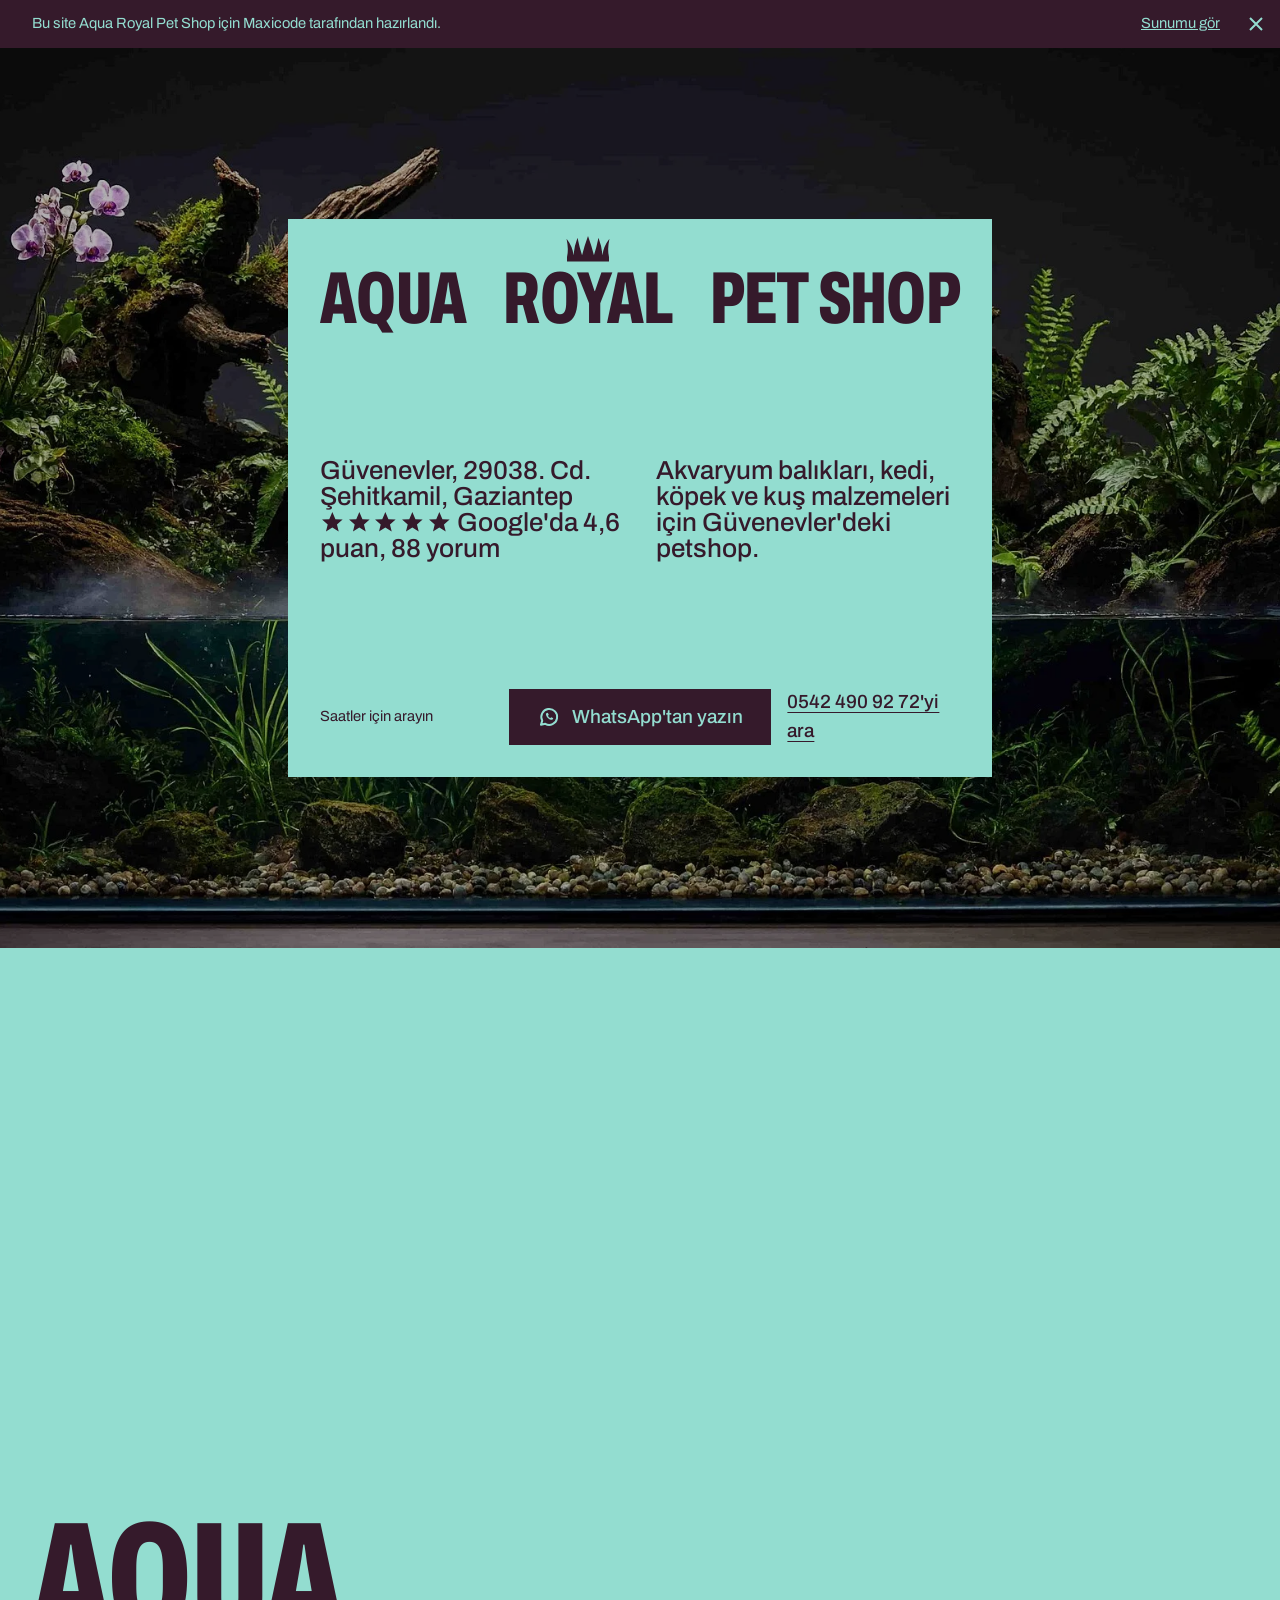
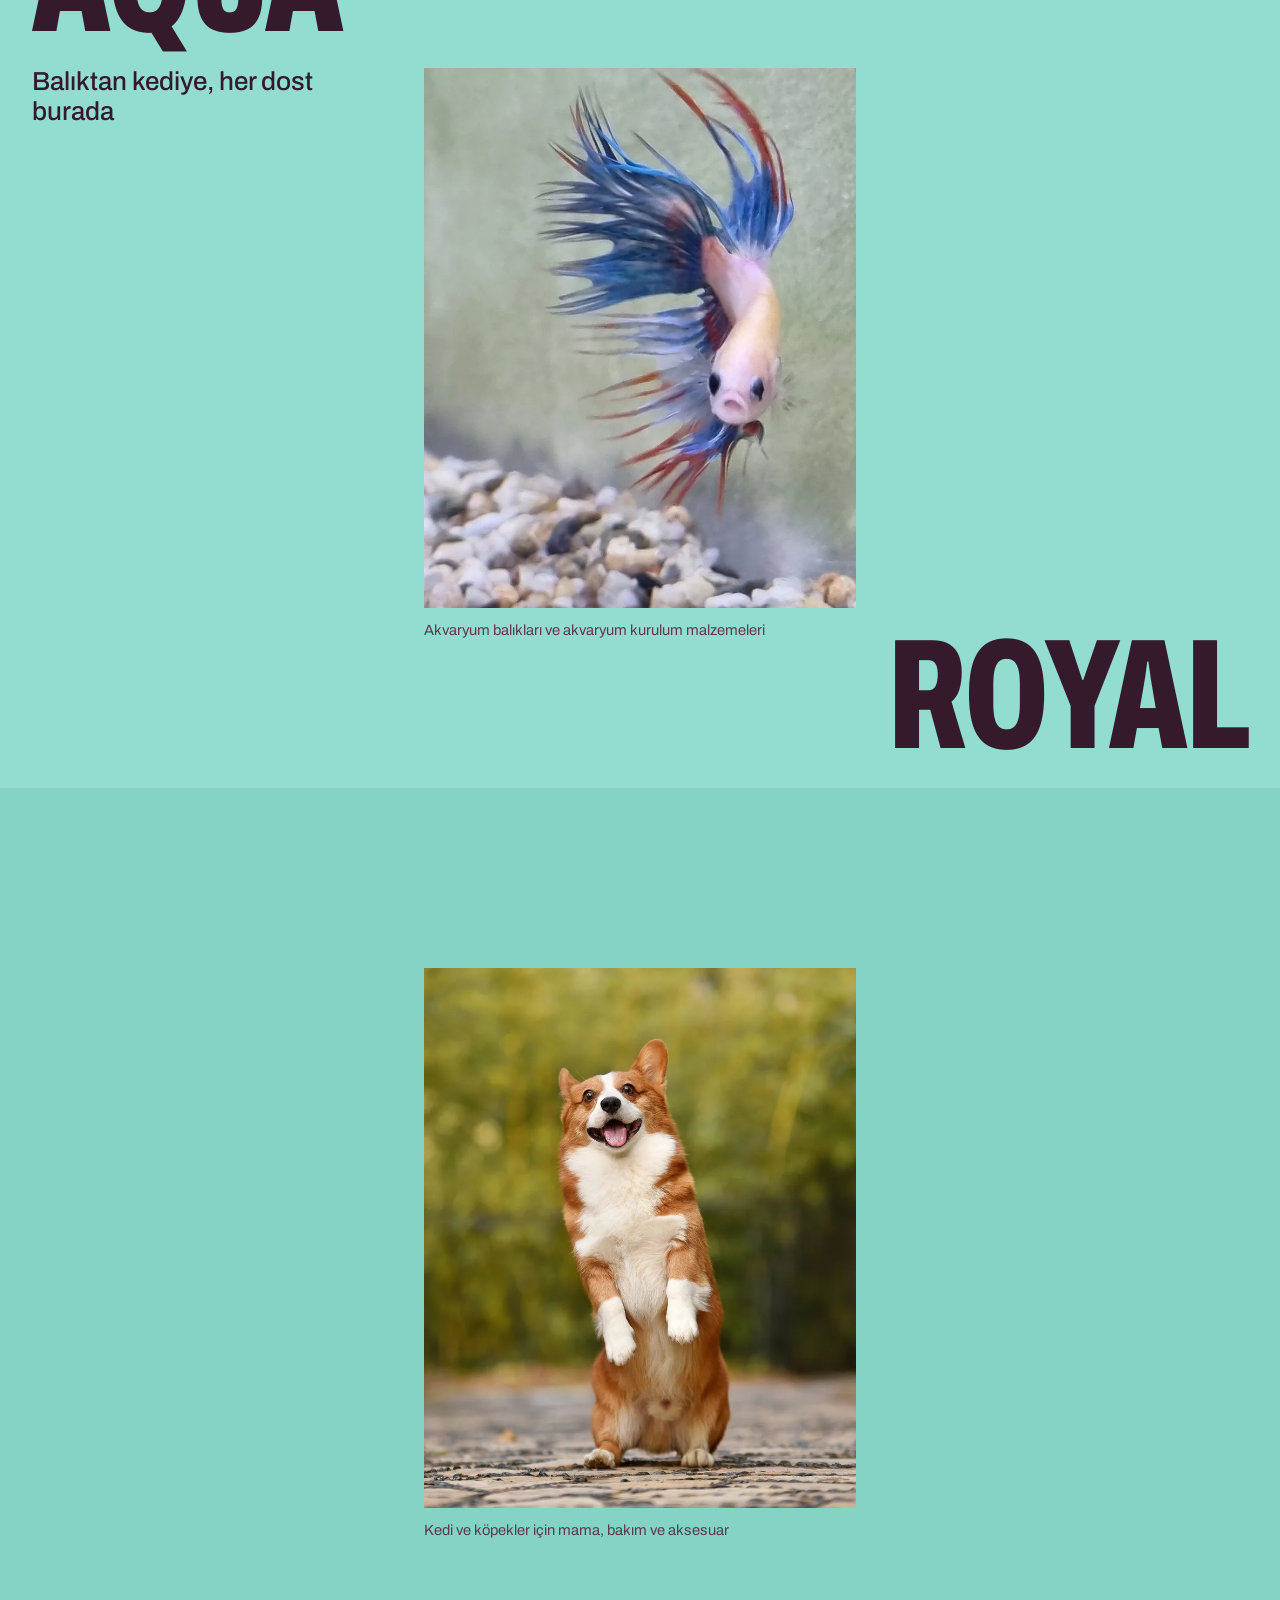
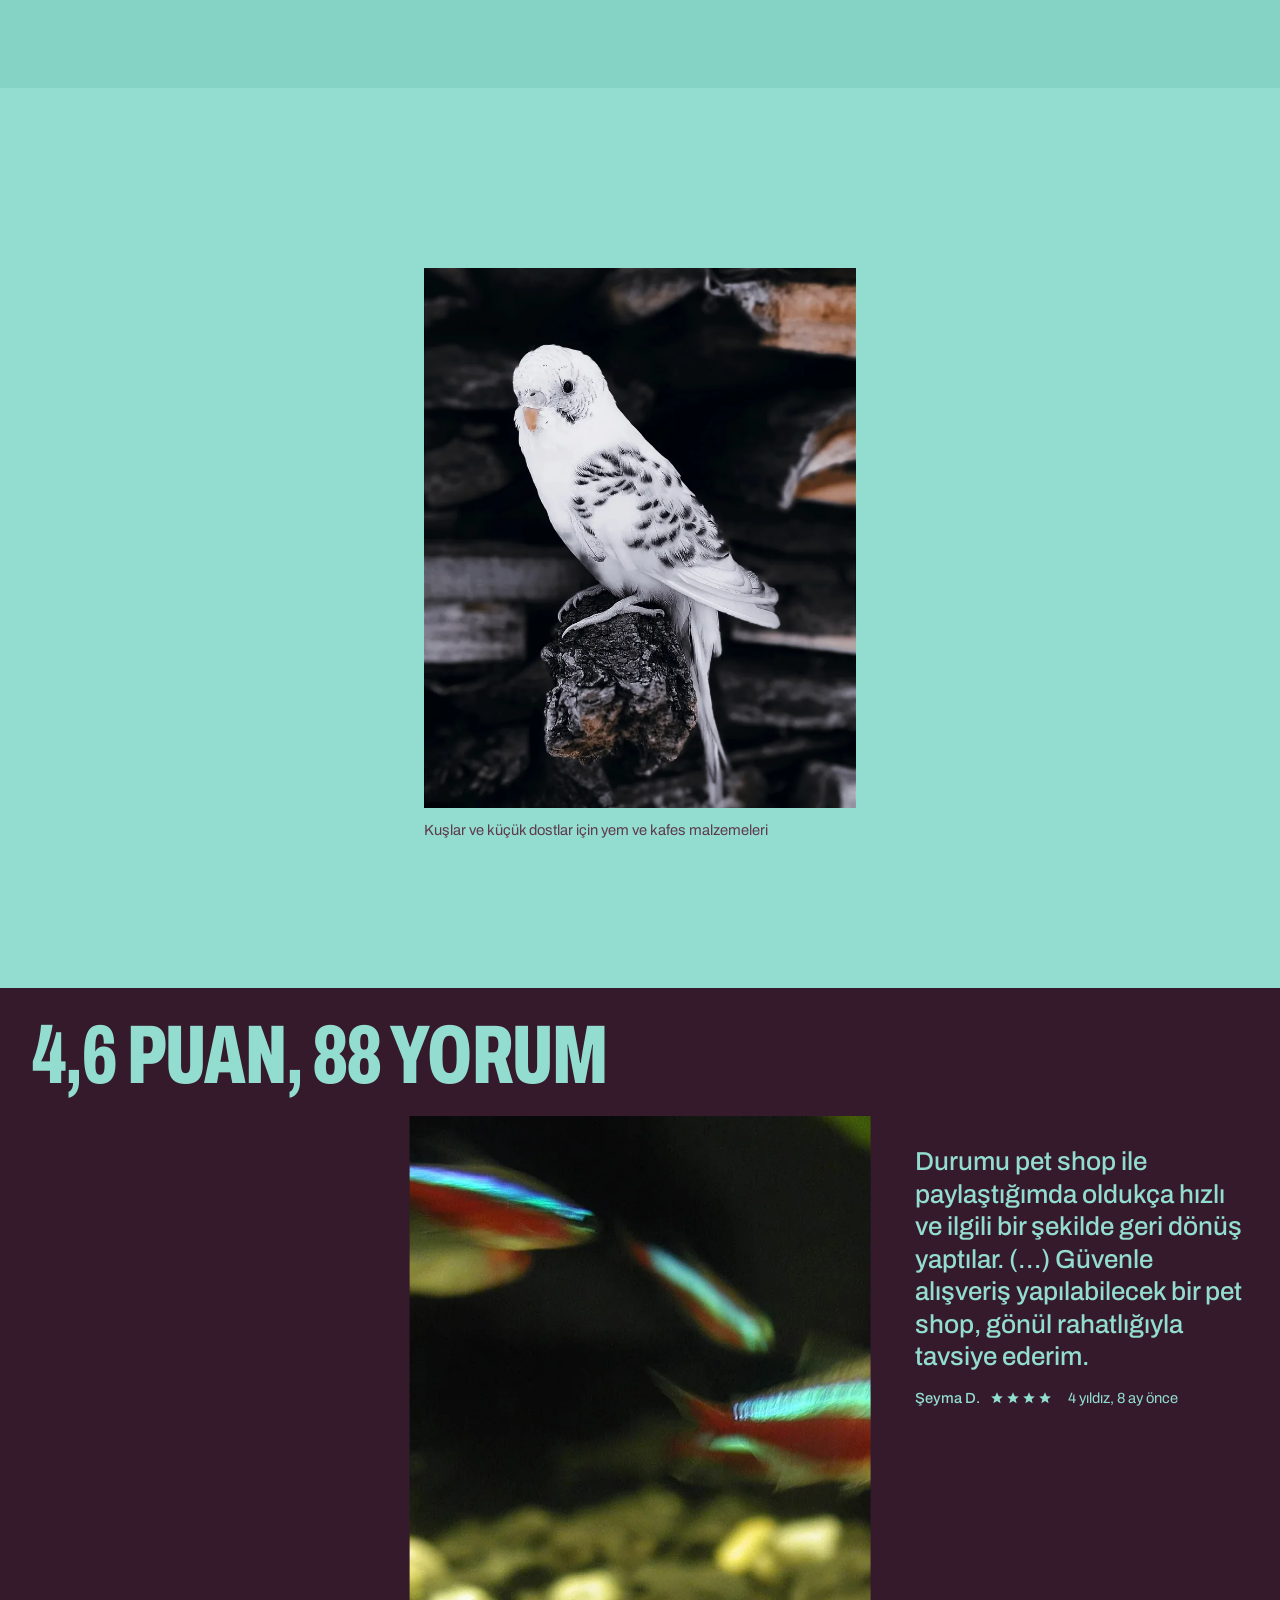
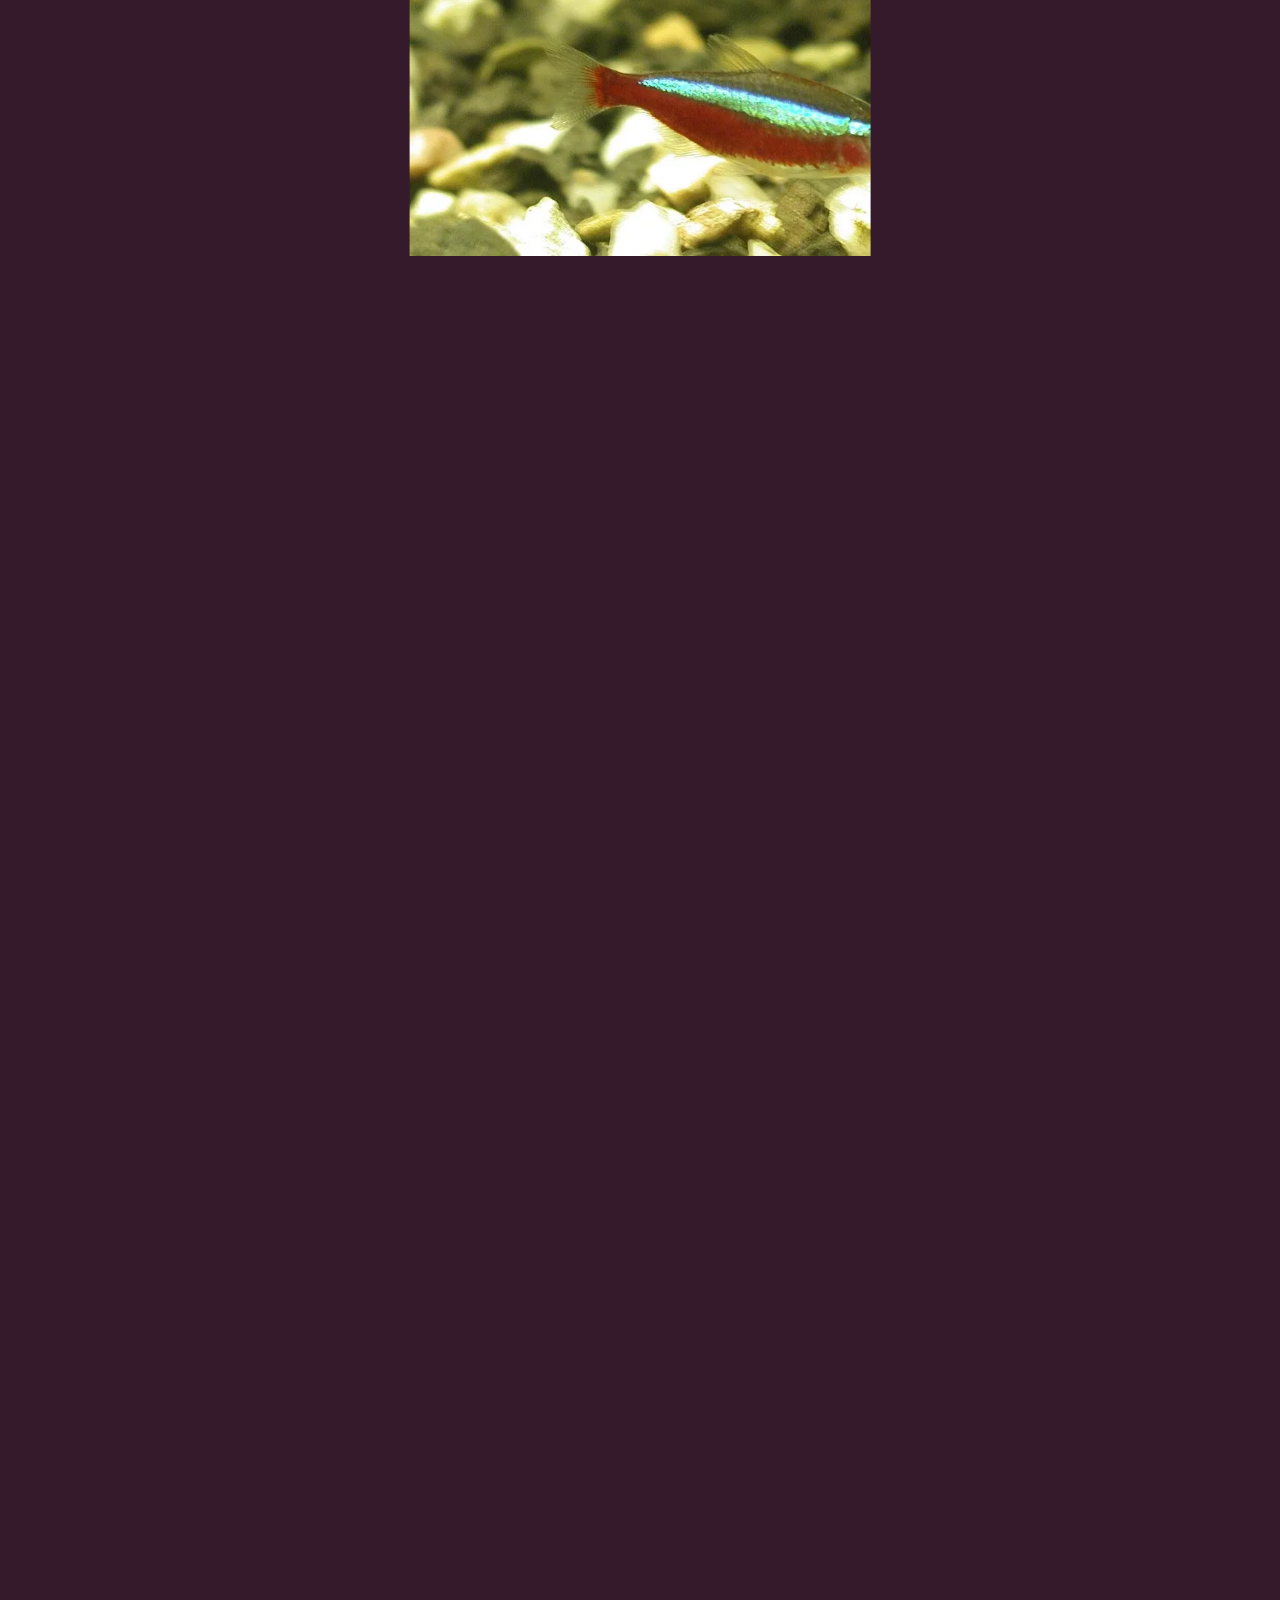
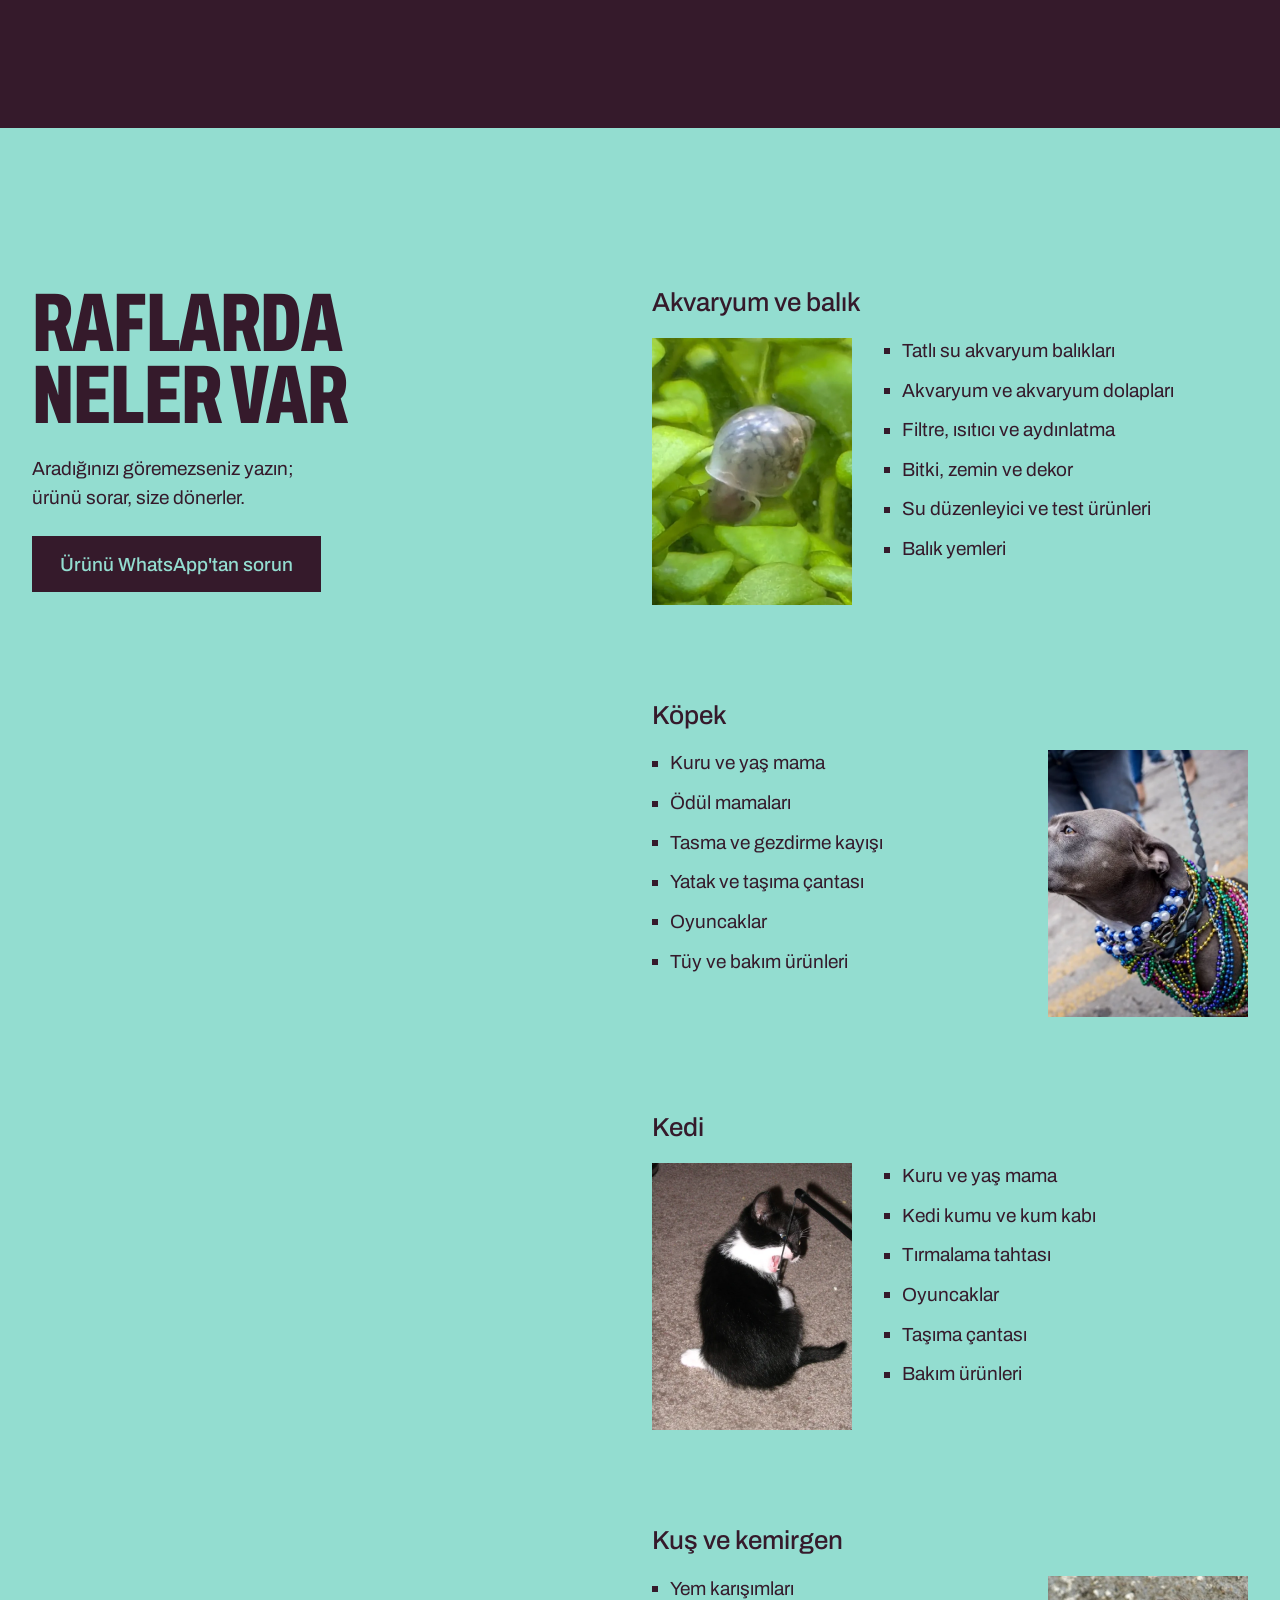
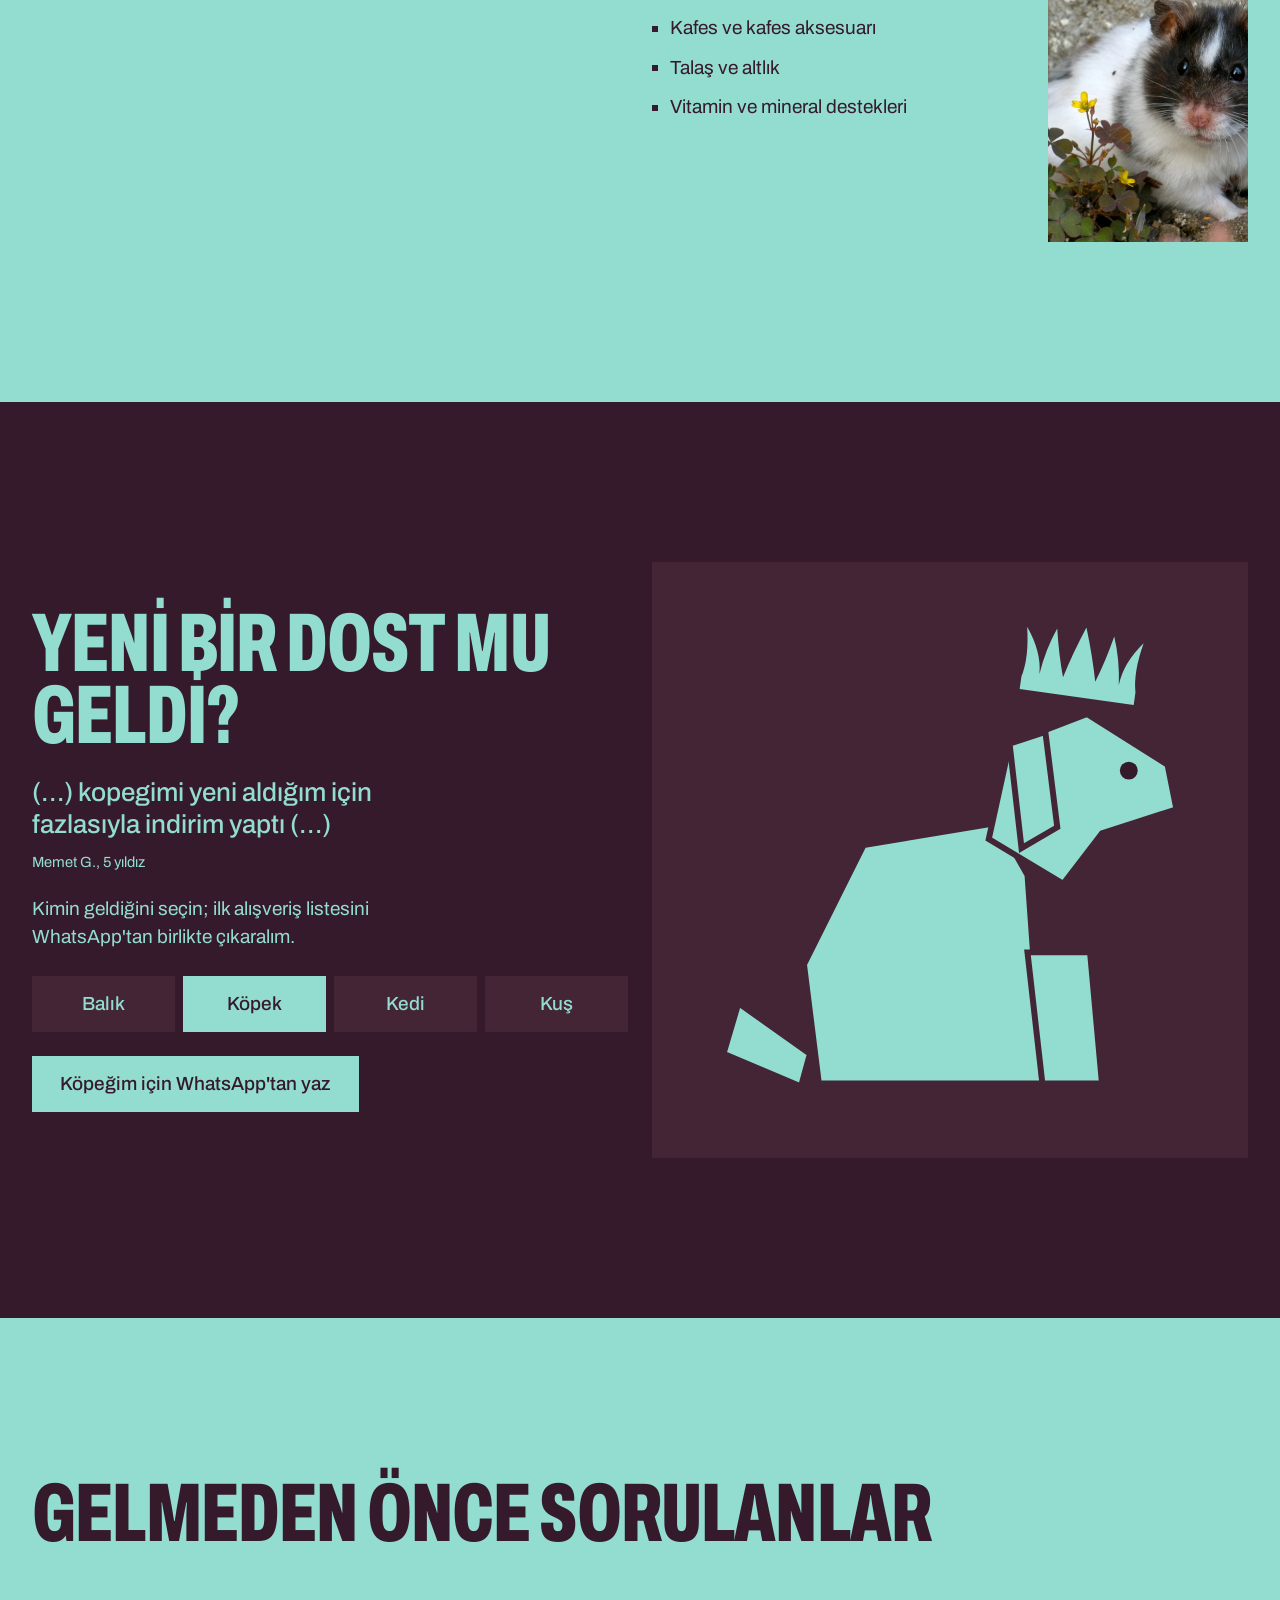
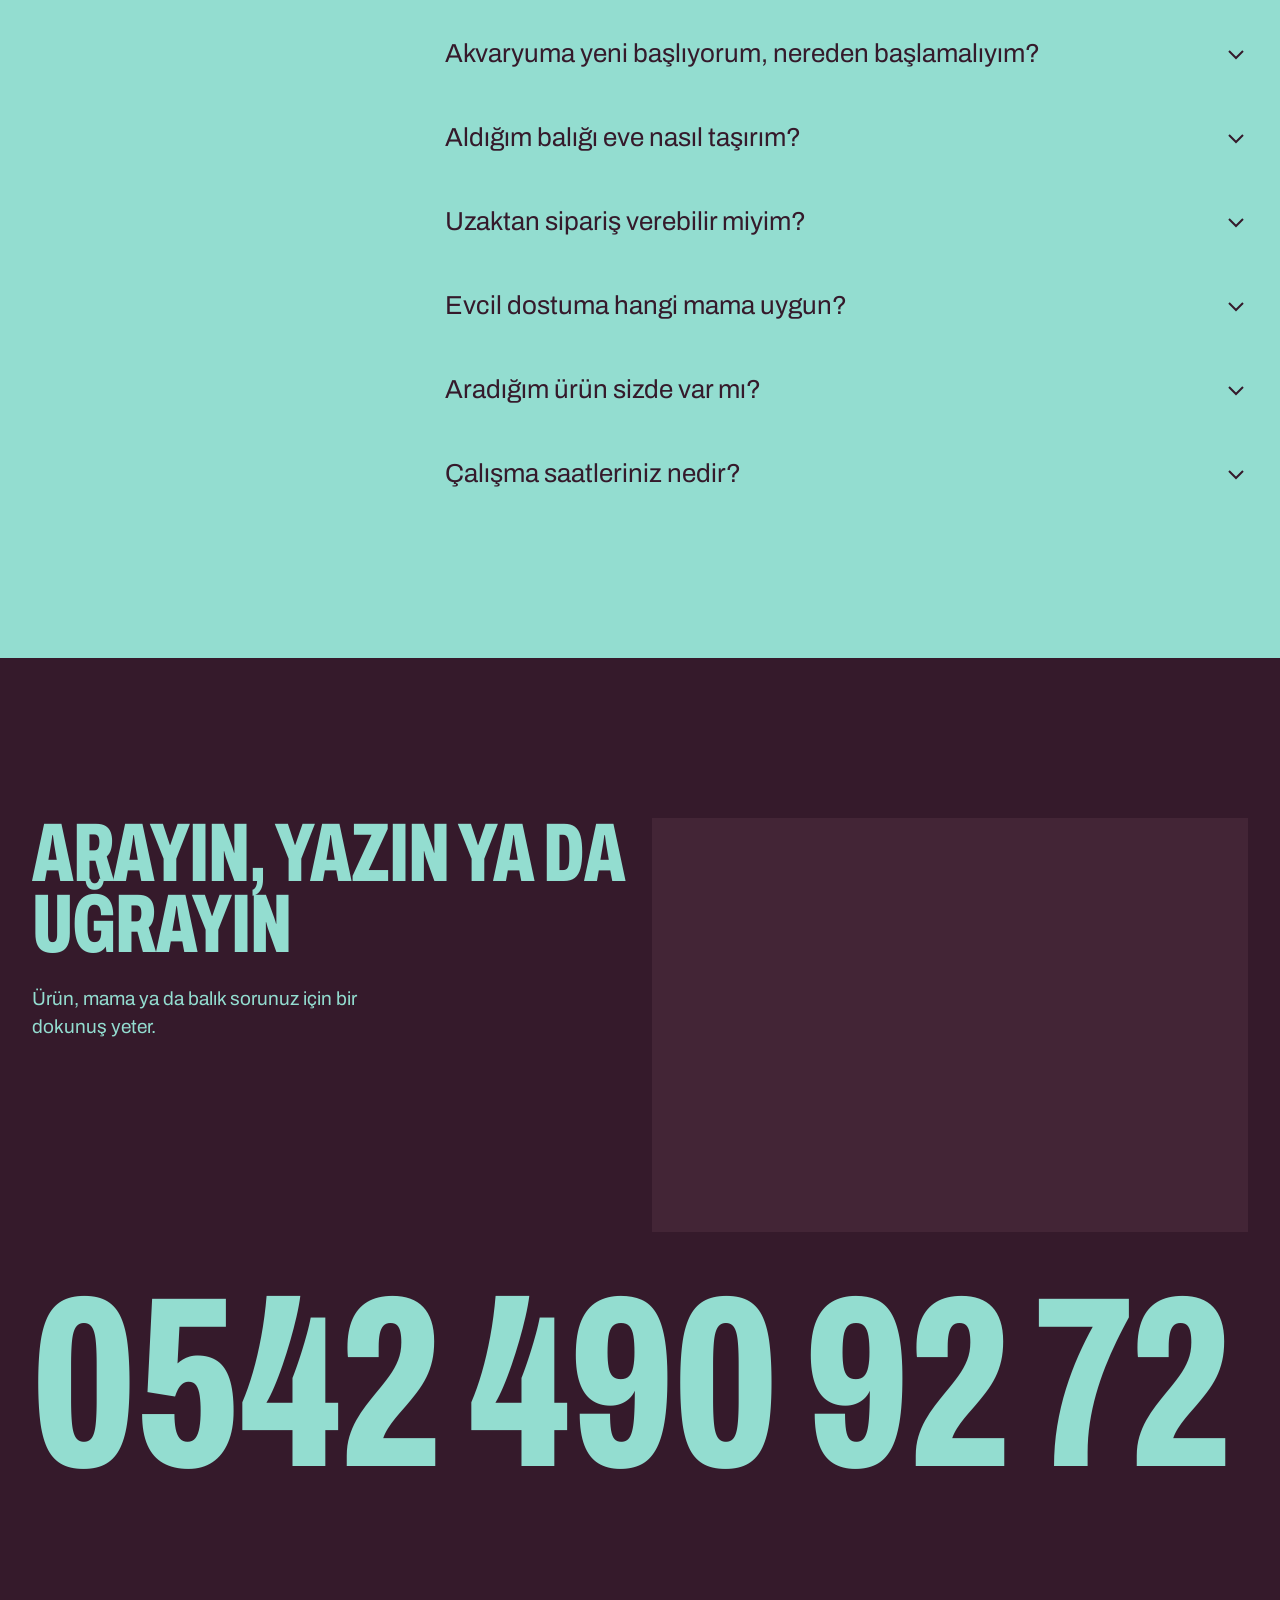
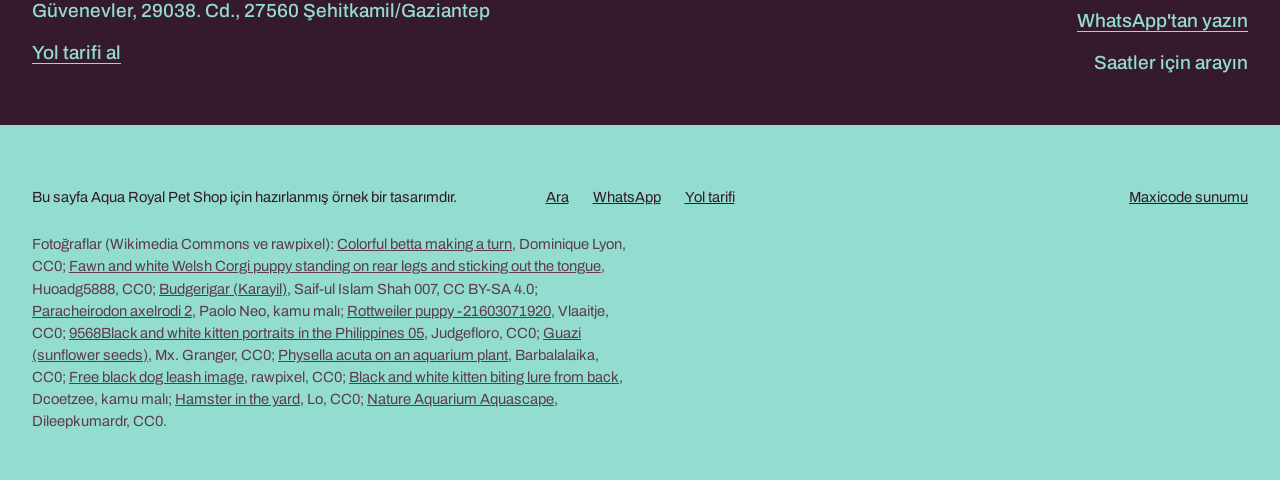
<file: aqua-royal-pet-shop/site/index.html>
<!doctype html>
<html lang="tr">
<head>
<meta charset="utf-8">
<meta name="viewport" content="width=device-width, initial-scale=1">
<title>Aqua Royal Pet Shop | Güvenevler, Şehitkamil Gaziantep</title>
<meta name="description" content="Aqua Royal Pet Shop, Şehitkamil Güvenevler'de akvaryum balığı, kedi, köpek ve kuş malzemesi. Google'da 4,6 puan, 88 yorum. Arayın ya da WhatsApp'tan yazın.">
<meta name="robots" content="noindex,nofollow">
<meta name="theme-color" content="#351A2B">
<meta property="og:title" content="Aqua Royal Pet Shop">
<meta property="og:description" content="Aqua Royal Pet Shop, Şehitkamil Güvenevler'de akvaryum balığı, kedi, köpek ve kuş malzemesi. Google'da 4,6 puan, 88 yorum. Arayın ya da WhatsApp'tan yazın.">
<meta property="og:image" content="https://hhyalcin.github.io/web-onizleme/aqua-royal-pet-shop/site/og.png">
<meta property="og:image:width" content="1200">
<meta property="og:image:height" content="630">
<meta property="og:type" content="website">
<meta property="og:locale" content="tr_TR">
<link rel="icon" href="data:image/svg+xml,%3Csvg xmlns='http://www.w3.org/2000/svg' viewBox='0 0 64 64'%3E%3Crect width='64' height='64' fill='%23351A2B'/%3E%3Cpath transform='translate(7 14) scale(.5)' fill='%2393DDD0' d='M4 56V46Q8 30 3 6Q17 24 18 42Q20 22 27 4Q31 24 37 42Q42 22 50 0Q58 22 63 42Q69 24 73 4Q80 22 82 42Q83 24 97 6Q92 30 96 46V56Z'/%3E%3C/svg%3E">
<link rel="preconnect" href="https://fonts.googleapis.com">
<link rel="preconnect" href="https://fonts.gstatic.com" crossorigin>
<link href="https://fonts.googleapis.com/css2?family=Archivo:wdth,wght@62..125,100..900&display=swap" rel="stylesheet">
<script type="application/ld+json">{"@context":"https://schema.org","@type":"PetStore","name":"Aqua Royal Pet Shop","telephone":"+905424909272","address":{"@type":"PostalAddress","streetAddress":"Güvenevler, 29038. Cd.","addressLocality":"Şehitkamil","addressRegion":"Gaziantep","postalCode":"27560","addressCountry":"TR"},"hasMap":"https://www.google.com/maps/search/?api=1&query=Aqua+Royal+Pet+Shop+Gaziantep","image":"og.png"}</script>
<style>
:root{
  --aq:#93DDD0;--eg:#351A2B;--aq2:#84D3C5;--eg2:#432536;--ink2:#5E3A4D;
  --step-small:clamp(0.875rem,0.84rem + 0.1vw,0.9375rem);
  --step-body:clamp(1.0625rem,1rem + 0.25vw,1.1875rem);
  --step-lead:clamp(1.25rem,1.1rem + 0.7vw,1.625rem);
  --step-head:clamp(2.5rem,1.2rem + 5vw,5.5rem);
  --step-poster:clamp(4.5rem,1rem + 11vw,12rem);
  --gut:24px;--sec:96px;--ease:cubic-bezier(0.22,1,0.36,1);
}
@media (min-width:768px){:root{--gut:32px;--sec:160px}}
*,*::before,*::after{box-sizing:border-box}
html{-webkit-text-size-adjust:100%}
body{margin:0;background:var(--aq);color:var(--eg);font:400 var(--step-body)/1.5 'Archivo',system-ui,'Segoe UI',sans-serif;font-stretch:100%;overflow-x:clip}
h1,h2,h3,p,ul,ol,figure,blockquote,dl,dd{margin:0}
ul,ol{padding:0;list-style:none}
a{color:inherit}
img{display:block;max-width:100%;height:auto}
::selection{background:var(--eg);color:var(--aq)}
.tone-eg ::selection{background:var(--aq);color:var(--eg)}
.sr{position:absolute;width:1px;height:1px;overflow:hidden;clip:rect(0 0 0 0);white-space:nowrap}
.tone-aq{--bg:var(--aq);--fg:var(--eg);--surf:var(--aq2);--bh:var(--eg2);background:var(--bg);color:var(--fg)}
.tone-eg{--bg:var(--eg);--fg:var(--aq);--surf:var(--eg2);--bh:var(--aq2);background:var(--bg);color:var(--fg)}
:focus-visible{outline:3px solid var(--fg,var(--eg));outline-offset:3px}
.disp{font-weight:800;font-stretch:62%;text-transform:uppercase;letter-spacing:-0.01em;line-height:.86}
.pad{padding-inline:var(--gut)}
.sec{padding-block:var(--sec)}
.grid{display:grid;grid-template-columns:repeat(12,minmax(0,1fr));column-gap:24px}
h2.disp{font-size:var(--step-head)}
.ico{width:1.25em;height:1.25em;flex:none}

/* düğmeler */
.btn{display:inline-flex;align-items:center;justify-content:center;gap:12px;min-height:56px;padding:0 28px;background:var(--fg);color:var(--bg);font:500 var(--step-body)/1 'Archivo',sans-serif;text-decoration:none;border:0;cursor:pointer;transition:background-color .15s,transform .12s;border-radius:0}
.btn:hover{background:var(--bh)}
.btn:active{transform:scale(.98)}
.lnk{display:inline-flex;align-items:center;min-height:48px;font-weight:500;text-decoration:underline;text-decoration-thickness:1px;text-underline-offset:.2em;transition:text-decoration-thickness .12s}
.lnk:hover{text-decoration-thickness:2px}

/* önizleme şeridi */
.strip{display:flex;align-items:center;justify-content:space-between;gap:16px;min-height:40px;padding-left:var(--gut);background:var(--eg);color:var(--aq);font-size:var(--step-small);line-height:1.3;--fg:var(--aq)}
.strip[hidden]{display:none}
.strip div{display:flex;align-items:center;gap:8px}
.strip a{display:inline-flex;align-items:center;min-height:48px;padding-inline:4px;white-space:nowrap}
.strip button{width:48px;height:48px;display:grid;place-items:center;background:none;border:0;color:var(--aq);cursor:pointer;padding:0}
.strip button svg{width:16px;height:16px}
@media (max-width:767px){.strip{align-items:flex-start;padding-block:6px}.strip p{padding-top:5px}.strip div{flex-direction:column;align-items:flex-end;gap:0}.strip button{display:none}.strip{padding-right:var(--gut)}}

/* 1 açılış */
.hero{position:relative;height:100svh;min-height:600px}
.hero__stick{position:relative;height:100%;display:grid;place-items:center;overflow:hidden}
.hero__bg{position:absolute;inset:0;width:100%;height:100%;object-fit:cover;filter:brightness(.7);animation:slow 22s ease-in-out infinite alternate}
@keyframes slow{from{transform:scale(1)}to{transform:scale(1.08)}}
.card{position:relative;z-index:1;background:var(--aq);color:var(--eg);width:calc(100% - 16px);height:70svh;min-height:480px;max-height:640px;padding:20px;display:flex;flex-direction:column;justify-content:space-between;transform-origin:0 0;--fg:var(--eg);--bg:var(--aq);--bh:var(--eg2)}
.card__in{display:flex;flex-direction:column;justify-content:space-between;height:100%;gap:20px}
.hname{display:flex;flex-wrap:wrap;column-gap:.3em;padding-top:.22em;font-size:calc(var(--hw,334px)*.19)}
.hname span:last-child{flex-basis:100%}
.hname span{position:relative}
.hname .crown{position:absolute;left:50%;bottom:100%;width:.62em;height:.36em;transform:translateX(-50%);margin-bottom:.06em;color:var(--eg)}
.card__body{display:grid;gap:14px;font-size:var(--step-body);font-weight:500;line-height:1.2}
.card__body p+p{max-width:30ch}
.stars{display:inline-flex;gap:2px;vertical-align:-.15em;margin-right:6px}
.stars svg{width:.95em;height:.95em;fill:currentColor}
.card__foot{display:grid;gap:8px}
.card__foot .btn{width:100%}
.card__foot small{font-size:var(--step-small)}
@media (min-width:768px){
  .hero{height:160svh}
  .hero__stick{position:sticky;top:0;height:100svh}
  .card{width:55%;height:62svh;min-height:430px;padding:32px;max-height:none}
  .hname span:last-child{flex-basis:auto}
  .hname{display:flex;flex-wrap:nowrap;justify-content:space-between;font-size:min(var(--step-head),calc(var(--hw,728px)*.115));white-space:nowrap}
  .card__body{grid-template-columns:1fr 1fr;gap:32px;font-size:var(--step-lead);line-height:1}
  .card__foot{grid-template-columns:1fr auto 1fr;align-items:center;gap:16px}
  .card__foot .btn{width:auto}
  .card__foot .lnk{justify-self:end}
}
@media (min-width:768px) and (prefers-reduced-motion:reduce){.hero{height:100svh}.hero__stick{position:relative}}
@media (prefers-reduced-motion:reduce){.hero__bg{animation:none}}

/* koçan / mobil çubuk */
.kocan{position:fixed;z-index:50;left:var(--gut);bottom:var(--gut);width:280px;height:96px;padding:8px 8px 8px 12px;display:flex;flex-direction:column;justify-content:space-between;opacity:0;visibility:hidden;transform:translateY(16px);transition:opacity .25s,transform .25s var(--ease),visibility 0s .25s,background-color .2s;--bg:var(--eg);--fg:var(--aq);--surf:var(--eg2);--bh:var(--aq2);background:var(--bg);color:var(--fg)}
.kocan.on{opacity:1;visibility:visible;transform:none;transition:opacity .25s,transform .25s var(--ease),visibility 0s,background-color .2s}
.kocan.off{opacity:0;visibility:hidden;pointer-events:none}
.kocan.inv{--bg:var(--aq);--fg:var(--eg);--surf:var(--aq2);--bh:var(--eg2)}
.kocan .t{display:flex;align-items:center;gap:8px;font-size:1.375rem}
.kocan .t svg{width:22px;height:13px;flex:none}
.kocan .r{display:flex;gap:8px}
.kocan .r a{flex:1;display:inline-flex;align-items:center;justify-content:center;gap:8px;min-height:48px;margin-bottom:-6px;font-weight:500;font-size:var(--step-small);text-decoration:none;transition:background-color .15s,transform .12s}
.kocan .r a:active{transform:scale(.98)}
.kocan .r a:first-child{background:var(--fg);color:var(--bg)}
.kocan .r a:first-child:hover{background:var(--bh)}
.kocan .r a:last-child{background:var(--surf);color:var(--fg)}
.kocan .r svg{width:18px;height:18px}
@media (max-width:767px){
  .kocan{left:0;right:0;bottom:0;width:auto;height:72px;padding:8px 8px;flex-direction:row;align-items:center}
  .kocan .t{display:none}
  .kocan .r{flex:1}
  .kocan .r a{margin:0;min-height:56px;font-size:var(--step-body)}
}

/* 2 afiş */
.afis{position:relative;display:flex;flex-direction:column;background:var(--aq)}
.afis__track,.afis__pin{display:contents}
.w{display:block;font-size:22vw;line-height:.86;color:var(--eg);padding-inline:var(--gut)}
.w-aqua{order:1;padding-top:64px}
.w-royal{order:4;text-align:right;padding-bottom:64px}
.afis h2.lead{order:2;font:500 var(--step-lead)/1.15 'Archivo',sans-serif;font-stretch:100%;text-transform:none;letter-spacing:0;padding:16px var(--gut) 48px;max-width:20ch}
.afis__flow{order:3}
.pano{padding:0 var(--gut);margin-bottom:48px}
.pano figure{display:block}
.pano img{width:100%;aspect-ratio:4/5;object-fit:cover}
.pano figcaption{font-size:var(--step-small);line-height:1.4;color:var(--ink2);margin-top:12px;max-width:34ch}
@media (min-width:768px) and (prefers-reduced-motion:no-preference){
  .afis{display:block}
  .afis__track{display:block;position:absolute;inset:0;z-index:2;pointer-events:none}
  .afis__pin{display:block;position:sticky;top:0;height:100svh}
  .w{position:absolute;font-size:var(--step-poster);padding:0}
  .w-aqua{left:var(--gut);top:24px}
  .w-royal{right:var(--gut);bottom:24px;text-align:right}
  .afis h2.lead{position:absolute;left:var(--gut);top:calc(24px + var(--step-poster)*.86 + 20px);width:calc(29vw - var(--gut));max-width:none;padding:0}
  .pano{margin:0;min-height:100svh;display:grid;place-items:center;padding:12svh var(--gut)}
  .pano:nth-child(2){background:var(--aq2)}
  .pano figure{width:min(36vw,calc(60svh*.8));position:relative}
  .pano figcaption{position:absolute;top:100%;left:0;right:0;margin-top:12px;max-width:none}
}

/* 3 yorumlar */
.yor{padding-block:var(--sec) 0}
.yor h2.disp{padding-inline:var(--gut);color:var(--aq)}
.yor__body{margin-top:72px;display:grid;gap:72px;padding-bottom:var(--sec)}
.yi{display:flex;flex-direction:column;gap:20px;padding-inline:var(--gut)}
.yi img{width:72%;aspect-ratio:4/5;object-fit:cover}
.yi .q{width:72%}
.yi:nth-child(even){align-items:flex-end}
.q blockquote{font-size:var(--step-lead);font-weight:500;line-height:1.25}
.q cite{display:flex;flex-wrap:wrap;align-items:center;gap:4px 10px;margin-top:16px;font-style:normal;font-size:var(--step-small);line-height:1.3}
.q cite b{font-weight:500}
.q .stars svg{width:14px;height:14px}
.yor__track{display:contents}
@media (min-width:768px) and (prefers-reduced-motion:no-preference){
  .js .yor{padding:0;height:260svh;position:relative}
  .js .yor__track{display:block;position:absolute;inset:0}
  .js .yor__stage{position:sticky;top:0;height:100svh;display:grid;grid-template-rows:auto 1fr;padding-block:var(--gut)}
  .js .yor h2.disp{padding:0 var(--gut)}
  .js .yor__body{display:block;margin:24px 0 0;padding:0;position:relative;min-height:0}
  .js .yi{position:absolute;inset:0;padding:0;opacity:0;visibility:hidden;transition:opacity .45s var(--ease),visibility 0s .45s;display:block}
  .js .yi.on{opacity:1;visibility:visible;transition:opacity .45s var(--ease),visibility 0s}
  .js .yi img{position:absolute;left:50%;top:0;height:100%;width:auto;max-width:36vw;aspect-ratio:4/5;transform:translateX(-50%)}
  .js .yi .q{position:absolute;width:min(340px,26vw);right:auto}
  .js .yi:nth-child(1) .q{right:var(--gut);top:4%}
  .js .yi:nth-child(2) .q{left:var(--gut);top:34%}
  .js .yi:nth-child(3) .q{right:var(--gut);bottom:8%}
  .js .yi:nth-child(4) .q{left:var(--gut);top:4%}
}
@media (min-width:768px){.yi .q blockquote{font-size:var(--step-lead)}}

/* 4 reyonlar */
.rey{padding-block:var(--sec)}
.rey__head{display:contents}
.rey__head p{max-width:28ch;margin-bottom:24px}
.rey__list{display:grid;gap:72px;margin-top:48px}
.rb h3{font-size:var(--step-lead);font-weight:500;line-height:1.15;margin-bottom:20px}
.rb .row{display:grid;gap:20px}
.rb img{width:100%;aspect-ratio:4/3;object-fit:cover}
.rb ul{display:grid;gap:14px}
.rb li{position:relative;padding-left:18px;line-height:1.35}
.rb li::before{content:"";position:absolute;left:0;top:.55em;width:6px;height:6px;background:var(--eg)}
.rey .sticky{position:sticky;top:0;z-index:5;background:var(--aq);padding:12px var(--gut);margin:0 calc(var(--gut)*-1) 24px}
.rey .sticky h2{font-size:9vw;margin:0}
.rey__in{padding-inline:var(--gut)}
.rey__head .btn{width:100%}
@media (min-width:768px){
  .rey .sticky{position:static;padding:0;margin:0 0 24px}
  .rey .sticky h2{font-size:var(--step-head)}
  .rey__in{display:grid;grid-template-columns:repeat(12,minmax(0,1fr));column-gap:24px;align-items:start}
  .rey__head{display:block;grid-column:1/6;position:sticky;top:32px}
  .rey__head .btn{width:auto}
  .rey__list{grid-column:7/13;margin:0;gap:96px}
  .rb .row{grid-template-columns:200px 1fr;column-gap:32px;align-items:start}
  .rb img{aspect-ratio:3/4}
  .rb:nth-child(even) .row{grid-template-columns:1fr 200px}
  .rb:nth-child(even) img{order:2}
}

/* 5 canlı öğe */
.dost{padding-block:var(--sec)}
.dost__in{display:grid;gap:40px}
.dost blockquote{font-size:var(--step-lead);font-weight:500;line-height:1.25;max-width:26ch}
.dost blockquote cite{display:block;margin-top:12px;font-size:var(--step-small);font-style:normal;font-weight:400}
.dost__txt{display:grid;gap:24px;align-content:start}
.dost__txt>p{max-width:36ch}
.pick{display:none;grid-template-columns:1fr 1fr;gap:8px}
.js .pick{display:grid}
.js .fallback{display:none}
.pk{min-height:56px;background:var(--eg2);color:var(--aq);font:500 var(--step-body)/1 'Archivo',sans-serif;border:0;cursor:pointer;border-radius:0;transition:background-color .15s,transform .12s}
.pk:hover{background:#4F2C40}
.pk:active{transform:scale(.98)}
.pk[aria-pressed=true]{background:var(--aq);color:var(--eg)}
.fallback{display:grid;gap:8px}
.fallback a{display:flex;align-items:center;min-height:56px;padding:0 16px;background:var(--eg2);text-decoration:none;font-weight:500}
.dost .btn{width:100%;background:var(--aq);color:var(--eg)}
.dost .btn:hover{background:var(--aq2)}
.art{aspect-ratio:1;background:var(--eg2);position:relative}
.art svg{position:absolute;inset:0;width:100%;height:100%}
.sil{opacity:0;transition:opacity .25s}
.sil.on{opacity:1}
.sil *{fill:var(--aq);stroke:var(--eg2);stroke-width:4px;stroke-linejoin:miter}
.sil .eye{fill:var(--eg);stroke:none}
.cpos{transition:transform .5s cubic-bezier(0.22,1,0.36,1)}
.clift{transition:transform .3s cubic-bezier(0.22,1,0.36,1)}
.crw use{color:var(--aq);stroke:var(--eg2);stroke-width:7px;paint-order:stroke;stroke-linejoin:round}
@media (min-width:768px){
  .dost{display:grid;align-items:center}
  @media (min-width:1100px){.dost{min-height:100svh}}
  .dost__in{grid-template-columns:repeat(12,minmax(0,1fr));column-gap:24px;align-items:center}
  .dost__txt{grid-column:1/7}
  .art{grid-column:7/13}
  .pick{grid-template-columns:repeat(4,1fr)}
  .dost .btn{width:auto;justify-self:start}
}
@media (prefers-reduced-motion:reduce){.cpos,.clift,.sil{transition:none}}

/* 6 SSS */
.sss{padding-block:var(--sec)}
.sss .grid h2{grid-column:1/-1}
.sss__list{margin-top:80px;display:grid;gap:36px;grid-column:1/-1}
details{margin-inline:-24px;padding:0 24px}
details[open]{background:var(--aq2);padding-block:24px;margin-block:-24px}
summary{list-style:none;cursor:pointer;display:flex;align-items:center;justify-content:space-between;gap:24px;min-height:48px;font-size:var(--step-lead);line-height:1.2}
summary::-webkit-details-marker{display:none}
summary svg{width:24px;height:24px;flex:none;transition:transform .18s}
details[open] summary svg{transform:rotate(180deg)}
details p{margin-top:16px;max-width:48ch}
@media (min-width:768px){
  .sss__list{grid-column:5/13}
}
@media (max-width:767px){summary{font-size:1.1875rem}details{margin-inline:-24px}}
@media (prefers-reduced-motion:reduce){summary svg{transition:none}}

/* 7 iletişim */
.ilet{padding-block:var(--sec) 48px}
.ilet__top{display:grid;gap:32px;padding-inline:var(--gut)}
.ilet__top p{max-width:30ch}
.map{background:var(--eg2);padding:12px}
.map iframe{display:block;width:100%;aspect-ratio:4/3;border:0}
.num{display:block;margin-top:56px;padding-inline:var(--gut);container-type:inline-size;color:var(--aq);text-decoration:none}
.num span{display:block;font-size:15cqw;text-decoration:underline;text-decoration-color:transparent;text-decoration-thickness:6px;text-underline-offset:.06em;transition:text-decoration-color .15s}
.num:hover span{text-decoration-color:var(--aq)}
.num:focus-visible{outline-offset:-3px}
.ilet__bot{display:grid;gap:32px;margin-top:40px;padding-inline:var(--gut);font-weight:500}
.ilet__bot div{display:grid;gap:4px;justify-items:start}
@media (min-width:768px){
  .ilet{display:flex;flex-direction:column;padding-block:var(--sec) 48px}
  @media (min-width:1100px){.ilet{min-height:100svh}}
  .ilet__top{grid-template-columns:repeat(12,minmax(0,1fr));column-gap:24px;align-items:start}
  .ilet__top>div{grid-column:1/7}
  .ilet__top>.map{grid-column:7/13;height:46svh;min-height:300px}
  .map iframe{height:100%;aspect-ratio:auto}
  .num{margin-top:auto;padding-top:48px}
  .num span{font-size:var(--numsz,20cqw);white-space:nowrap}
  .ilet__bot{grid-template-columns:1fr 1fr;margin-top:12vh}
  .ilet__bot div:last-child{justify-items:end;text-align:right}
}
@media (max-width:767px){.num span{font-size:19cqw;line-height:.9}.num{margin-top:40px}}

/* 8 alt satır */
.foot{padding:48px var(--gut) 48px;display:grid;gap:12px;font-size:var(--step-small);line-height:1.5}
.foot nav{display:flex;gap:24px;justify-content:center}
.foot nav a,.foot>a{display:inline-flex;align-items:center;min-height:48px}
.credits{color:var(--ink2);line-height:1.5;max-width:75ch}
.credits a{color:var(--ink2)}
@media (min-width:768px){.foot{grid-template-columns:1fr auto 1fr;align-items:center;padding-top:48px}.foot>a{justify-self:end}.credits{grid-column:1/-1}}
@media (max-width:767px){.foot nav{justify-content:flex-start;flex-wrap:wrap;gap:0 24px}.foot{padding-bottom:104px;gap:8px}}

/* girişler */
.js [data-r]{opacity:0;transform:translateY(24px);transition:opacity .6s var(--ease),transform .6s var(--ease)}
.js [data-r].is-in{opacity:1;transform:none}
@media (prefers-reduced-motion:reduce){.js [data-r]{transform:none;transition:opacity 0s}.btn,.lnk,.kocan,.kocan .r a{transition:none}}
</style>
</head>
<body>
<svg width="0" height="0" style="position:absolute" aria-hidden="true" focusable="false">
  <symbol id="crown" viewBox="0 0 100 58"><path d="M4 56V46Q8 30 3 6Q17 24 18 42Q20 22 27 4Q31 24 37 42Q42 22 50 0Q58 22 63 42Q69 24 73 4Q80 22 82 42Q83 24 97 6Q92 30 96 46V56Z" fill="currentColor"/></symbol>
  <symbol id="star" viewBox="0 0 24 24"><path d="M12 2l3 7 7 .3-5.500 4.700L18.200 21 12 17l-6.200 4 1.700-7L2 9.300 9 9z"/></symbol>
  <symbol id="wa" viewBox="0 0 24 24"><path d="M4 20l1.300-4.200A8 8 0 1 1 8.400 19z" fill="none" stroke="currentColor" stroke-width="2" stroke-linejoin="round"/><path d="M9 8.500c0 3.500 3 6.500 6.500 6.500l1-1.600-2-1-1 .8c-1-.4-2-1.400-2.400-2.400l.8-1-1-2z" fill="currentColor"/></symbol>
  <symbol id="tel" viewBox="0 0 24 24"><path d="M5 4h4l2 5-2.500 1.500a11 11 0 0 0 5 5L15 13l5 2v4a2 2 0 0 1-2 2A16 16 0 0 1 3 6a2 2 0 0 1 2-2z" fill="currentColor"/></symbol>
</svg>

<div class="strip" id="strip">
  <p>Bu site Aqua Royal Pet Shop için Maxicode tarafından hazırlandı.</p>
  <div><a href="../sunum/">Sunumu gör</a><button type="button" id="strip-x" aria-label="Şeridi kapat"><svg viewBox="0 0 16 16" fill="none" stroke="currentColor" stroke-width="2" aria-hidden="true"><path d="M2 2l12 12M14 2L2 14"/></svg></button></div>
</div>

<main>
<!-- 1 açılış -->
<section class="hero" id="hero" data-tone="aq" aria-labelledby="h1">
  <div class="hero__stick">
    <img class="hero__bg" src="assets/a1-akvaryum-oda.webp" width="1920" height="1097" alt="Loş bir odada ışıklı, bitkili bir akvaryum" fetchpriority="high">
    <div class="card" id="card">
      <div class="card__in" id="card-in">
        <h1 id="h1" class="disp hname"><span>Aqua</span><span><svg class="crown" aria-hidden="true"><use href="#crown"/></svg>Royal</span><span>Pet Shop</span></h1>
        <div class="card__body">
          <p>Güvenevler, 29038. Cd.<br>Şehitkamil, Gaziantep<br><span class="stars" aria-hidden="true"><svg><use href="#star"/></svg><svg><use href="#star"/></svg><svg><use href="#star"/></svg><svg><use href="#star"/></svg><svg><use href="#star"/></svg></span>Google'da 4,6 puan, 88 yorum</p>
          <p>Akvaryum balıkları, kedi, köpek ve kuş malzemeleri için Güvenevler'deki petshop.</p>
        </div>
        <div class="card__foot">
          <small>Saatler için arayın</small>
          <a class="btn" href="https://wa.me/905424909272?text=Merhaba%2C%20Aqua%20Royal%20Pet%20Shop%27a%20bir%20%C3%BCr%C3%BCn%20sormak%20istiyorum." target="_blank" rel="noopener noreferrer"><svg class="ico" aria-hidden="true"><use href="#wa"/></svg>WhatsApp'tan yazın</a>
          <a class="lnk" href="tel:+905424909272">0542 490 92 72'yi ara</a>
        </div>
      </div>
    </div>
  </div>
</section>

<!-- 2 afiş -->
<section class="afis tone-aq" id="afis" data-tone="aq" aria-labelledby="h-afis">
  <div class="afis__track"><div class="afis__pin">
    <span class="w w-aqua disp" aria-hidden="true">Aqua</span>
    <h2 class="lead" id="h-afis">Balıktan kediye, her dost burada</h2>
    <span class="w w-royal disp" aria-hidden="true">Royal</span>
  </div></div>
  <div class="afis__flow">
    <div class="pano"><figure><img src="assets/a2-beta.webp" width="800" height="1000" loading="lazy" alt="Mavi ve kırmızı yüzgeç ışınlı taç kuyruk beta balığı"><figcaption>Akvaryum balıkları ve akvaryum kurulum malzemeleri</figcaption></figure></div>
    <div class="pano"><figure><img src="assets/a3-kopek.webp" width="800" height="1000" loading="lazy" alt="Arka ayakları üstünde duran gülümseyen corgi yavrusu"><figcaption>Kedi ve köpekler için mama, bakım ve aksesuar</figcaption></figure></div>
    <div class="pano"><figure><img src="assets/a4-kus.webp" width="800" height="1000" loading="lazy" alt="Dalda oturan beyaz muhabbet kuşu"><figcaption>Kuşlar ve küçük dostlar için yem ve kafes malzemeleri</figcaption></figure></div>
  </div>
</section>

<!-- 3 yorumlar -->
<section class="yor tone-eg" id="yor" data-tone="eg" aria-labelledby="h-yor">
  <div class="yor__track"><div class="yor__stage">
    <h2 class="disp" id="h-yor">4,6 puan, 88 yorum</h2>
    <div class="yor__body">
      <figure class="yi on" data-i="0">
        <img src="assets/a5-tetra.webp" width="800" height="1000" loading="lazy" alt="Akvaryumda yüzen küçük bir tetra sürüsü">
        <div class="q"><blockquote>Durumu pet shop ile paylaştığımda oldukça hızlı ve ilgili bir şekilde geri dönüş yaptılar. (…) Güvenle alışveriş yapılabilecek bir pet shop, gönül rahatlığıyla tavsiye ederim.</blockquote><cite><b>Şeyma D.</b><span class="stars" aria-hidden="true"><svg><use href="#star"/></svg><svg><use href="#star"/></svg><svg><use href="#star"/></svg><svg><use href="#star"/></svg></span><span>4 yıldız, 8 ay önce</span></cite></div>
      </figure>
      <figure class="yi" data-i="1">
        <img src="assets/a6-yavru-kopek.webp" width="800" height="1000" loading="lazy" alt="Beyaz zeminde oturan rottweiler yavrusu">
        <div class="q"><blockquote>Kesinlikle çok güzel bir hizmet Fatih Bey’e çok teşekkür ederim ilgisinden ve alakasından dolayı (…) kesinlikle şiddetle tavsiye ediyorum</blockquote><cite><b>Memet G.</b><span class="stars" aria-hidden="true"><svg><use href="#star"/></svg><svg><use href="#star"/></svg><svg><use href="#star"/></svg><svg><use href="#star"/></svg><svg><use href="#star"/></svg></span><span>5 yıldız, bir yıl önce</span></cite></div>
      </figure>
      <figure class="yi" data-i="2">
        <img src="assets/a7-kedi.webp" width="800" height="1000" loading="lazy" alt="Gri beyaz bir yavru kedinin yakın portresi">
        <div class="q"><blockquote>Çok iyi bir dükkan çalışanlar çok güler yüzlü on numara hizmet</blockquote><cite><b>Fethi Y.</b><span class="stars" aria-hidden="true"><svg><use href="#star"/></svg><svg><use href="#star"/></svg><svg><use href="#star"/></svg><svg><use href="#star"/></svg><svg><use href="#star"/></svg></span><span>5 yıldız, 11 ay önce</span></cite></div>
      </figure>
      <figure class="yi" data-i="3">
        <img src="assets/a8-tohum.webp" width="800" height="1000" loading="lazy" alt="Ayçiçeği çekirdeklerinin yakın çekimi">
        <div class="q"><blockquote>Çok iyi hizmet var çok memnunuz fiyatlar gayet ucuz</blockquote><cite><b>Selim S.</b><span class="stars" aria-hidden="true"><svg><use href="#star"/></svg><svg><use href="#star"/></svg><svg><use href="#star"/></svg><svg><use href="#star"/></svg><svg><use href="#star"/></svg></span><span>5 yıldız, bir hafta önce</span></cite></div>
      </figure>
    </div>
  </div>
  </div>
</section>

<!-- 4 reyonlar -->
<section class="rey tone-aq" id="rey" data-tone="aq" aria-labelledby="h-rey">
  <div class="rey__in">
    <div class="rey__head">
      <div class="sticky"><h2 class="disp" id="h-rey">Raflarda neler var</h2></div>
      <p data-r>Aradığınızı göremezseniz yazın; ürünü sorar, size dönerler.</p>
      <a class="btn" data-r href="https://wa.me/905424909272?text=Merhaba%2C%20%C5%9Fu%20%C3%BCr%C3%BCn%20sizde%20var%20m%C4%B1%3A%20" target="_blank" rel="noopener noreferrer">Ürünü WhatsApp'tan sorun</a>
    </div>
    <div class="rey__list">
      <div class="rb" data-r><h3>Akvaryum ve balık</h3><div class="row"><img src="assets/a9-akvaryum-bitkisi.webp" width="600" height="800" loading="lazy" alt="Akvaryumda yeşil su bitkisi üzerinde küçük bir salyangoz"><ul><li>Tatlı su akvaryum balıkları</li><li>Akvaryum ve akvaryum dolapları</li><li>Filtre, ısıtıcı ve aydınlatma</li><li>Bitki, zemin ve dekor</li><li>Su düzenleyici ve test ürünleri</li><li>Balık yemleri</li></ul></div></div>
      <div class="rb" data-r><h3>Köpek</h3><div class="row"><img src="assets/a10-tasma.webp" width="480" height="639" loading="lazy" alt="Tasmayla gezdirilen gri bir köpek"><ul><li>Kuru ve yaş mama</li><li>Ödül mamaları</li><li>Tasma ve gezdirme kayışı</li><li>Yatak ve taşıma çantası</li><li>Oyuncaklar</li><li>Tüy ve bakım ürünleri</li></ul></div></div>
      <div class="rb" data-r><h3>Kedi</h3><div class="row"><img src="assets/a11-kedi-oyuncak.webp" width="600" height="800" loading="lazy" alt="Oyuncak oltaya atlayan siyah beyaz bir yavru kedi"><ul><li>Kuru ve yaş mama</li><li>Kedi kumu ve kum kabı</li><li>Tırmalama tahtası</li><li>Oyuncaklar</li><li>Taşıma çantası</li><li>Bakım ürünleri</li></ul></div></div>
      <div class="rb" data-r><h3>Kuş ve kemirgen</h3><div class="row"><img src="assets/a12-hamster.webp" width="600" height="800" loading="lazy" alt="Çimenler arasında siyah beyaz bir hamster"><ul><li>Yem karışımları</li><li>Kafes ve kafes aksesuarı</li><li>Talaş ve altlık</li><li>Vitamin ve mineral destekleri</li></ul></div></div>
    </div>
  </div>
</section>

<!-- 5 canlı öğe -->
<section class="dost tone-eg" id="dost" data-tone="eg" aria-labelledby="h-dost">
  <div class="dost__in pad">
    <div class="dost__txt" data-r>
      <h2 class="disp" id="h-dost">Yeni bir dost mu geldi?</h2>
      <blockquote>(…) kopegimi yeni aldığım için fazlasıyla indirim yaptı (…)<cite>Memet G., 5 yıldız</cite></blockquote>
      <p>Kimin geldiğini seçin; ilk alışveriş listesini WhatsApp'tan birlikte çıkaralım.</p>
      <div class="pick" role="group" aria-label="Yeni dostunuzu seçin">
        <button type="button" class="pk" data-k="balik" aria-pressed="false">Balık</button>
        <button type="button" class="pk" data-k="kopek" aria-pressed="true">Köpek</button>
        <button type="button" class="pk" data-k="kedi" aria-pressed="false">Kedi</button>
        <button type="button" class="pk" data-k="kus" aria-pressed="false">Kuş</button>
      </div>
      <ul class="fallback">
        <li><a href="https://wa.me/905424909272?text=Merhaba%2C%20akvaryuma%20yeni%20bal%C4%B1k%20almak%20istiyorum%3B%20bilgi%20alabilir%20miyim%3F" target="_blank" rel="noopener noreferrer">Balığım için WhatsApp'tan yaz</a></li>
        <li><a href="https://wa.me/905424909272?text=Merhaba%2C%20yeni%20bir%20k%C3%B6pe%C4%9Fimiz%20oldu%3B%20ilk%20al%C4%B1%C5%9Fveri%C5%9F%20i%C3%A7in%20bilgi%20almak%20istiyorum." target="_blank" rel="noopener noreferrer">Köpeğim için WhatsApp'tan yaz</a></li>
        <li><a href="https://wa.me/905424909272?text=Merhaba%2C%20yeni%20bir%20kedimiz%20oldu%3B%20ilk%20al%C4%B1%C5%9Fveri%C5%9F%20i%C3%A7in%20bilgi%20almak%20istiyorum." target="_blank" rel="noopener noreferrer">Kedim için WhatsApp'tan yaz</a></li>
        <li><a href="https://wa.me/905424909272?text=Merhaba%2C%20yeni%20bir%20ku%C5%9Fumuz%20oldu%3B%20kafes%20ve%20yem%20i%C3%A7in%20bilgi%20almak%20istiyorum." target="_blank" rel="noopener noreferrer">Kuşum için WhatsApp'tan yaz</a></li>
      </ul>
      <a class="btn" id="pk-go" href="https://wa.me/905424909272?text=Merhaba%2C%20yeni%20bir%20k%C3%B6pe%C4%9Fimiz%20oldu%3B%20ilk%20al%C4%B1%C5%9Fveri%C5%9F%20i%C3%A7in%20bilgi%20almak%20istiyorum." target="_blank" rel="noopener noreferrer" aria-live="polite">Köpeğim için WhatsApp'tan yaz</a>
    </div>
    <div class="art" data-r aria-hidden="true">
      <svg viewBox="0 0 400 400" focusable="false">
        <g class="sil" data-k="balik">
          <path d="M112 200L172 150H250L322 190L332 215L300 245L230 255L172 245Z"/>
          <path d="M112 200L40 120L70 175L25 160L65 205L20 215L70 235L40 290L118 226Z"/>
          <path d="M172 150L192 95L215 140L237 90L250 150Z"/>
          <path d="M175 245L190 310L215 255L237 320L252 250Z"/>
          <circle class="eye" cx="296" cy="200" r="6"/>
        </g>
        <g class="sil on" data-k="kopek">
          <path d="M112 350L102 270L142 190L232 175L252 210L262 350Z"/>
          <path d="M106 330L58 296L48 330L100 352Z"/>
          <path d="M252 262L262 350H302L294 262Z"/>
          <path d="M226 186L240 122L292 102L346 136L352 166L302 182L276 216Z"/>
          <path d="M240 122L264 114L272 178L248 192Z"/>
          <circle class="eye" cx="320" cy="140" r="6"/>
        </g>
        <g class="sil" data-k="kedi">
          <path d="M122 350L112 262L152 182L222 172L252 232L262 350Z"/>
          <path d="M122 350L70 340L50 290L72 284L92 322L132 324Z"/>
          <path d="M205 172V102L225 72L242 100H275L292 72L308 102V172L257 198Z"/>
          <circle class="eye" cx="232" cy="138" r="6"/><circle class="eye" cx="281" cy="138" r="6"/>
        </g>
        <g class="sil" data-k="kus">
          <path d="M90 272L330 286V298L90 284Z"/>
          <path d="M176 122L232 104L278 142L288 232L252 322L202 332L172 252Z"/>
          <path d="M204 322L212 396H242L252 322Z"/>
          <path d="M207 74L242 62L268 88L276 124L242 142L202 128Z"/>
          <path d="M270 96L298 108L274 122Z"/>
          <path d="M196 170L250 190L240 270L206 250Z"/>
          <circle class="eye" cx="250" cy="94" r="6"/>
        </g>
        <g class="cpos" id="cpos" style="transform:translate(250px,38px) rotate(8deg)">
          <g class="clift" id="clift"><g class="crw"><use href="#crown" width="84" height="49"/></g></g>
        </g>
      </svg>
    </div>
  </div>
</section>

<!-- 6 SSS -->
<section class="sss tone-aq pad" id="sss" data-tone="aq" aria-labelledby="h-sss">
  <div class="grid">
    <h2 class="disp" id="h-sss" data-r>Gelmeden önce sorulanlar</h2>
    <div class="sss__list">
      <details data-r><summary>Akvaryuma yeni başlıyorum, nereden başlamalıyım?<svg viewBox="0 0 24 24" fill="none" stroke="currentColor" stroke-width="2" aria-hidden="true"><path d="M5 9l7 7 7-7"/></svg></summary><p>Önce akvaryumun koyulacağı yeri ve boyutunu belirleyin. Filtre, ısıtıcı ve aydınlatma kurulduktan sonra suyun birkaç hafta dinlenip olgunlaşması gerekir; balıklar bundan sonra az sayıda eklenir. Hangi balıkların birlikte yaşayabileceğini mağazada sorun.</p></details>
      <details data-r><summary>Aldığım balığı eve nasıl taşırım?<svg viewBox="0 0 24 24" fill="none" stroke="currentColor" stroke-width="2" aria-hidden="true"><path d="M5 9l7 7 7-7"/></svg></summary><p>Balık poşetini doğrudan akvaryuma boşaltmayın. Poşeti kapalıyken 15-20 dakika akvaryum suyunun üstünde yüzdürün, sonra balığı kepçeyle alın. Yolda poşeti güneşten ve soğuktan koruyun.</p></details>
      <details data-r><summary>Uzaktan sipariş verebilir miyim?<svg viewBox="0 0 24 24" fill="none" stroke="currentColor" stroke-width="2" aria-hidden="true"><path d="M5 9l7 7 7-7"/></svg></summary><p>WhatsApp'tan ürün adını ya da fotoğrafını gönderin; ürünü ve size uygun teslim seçeneğini birlikte konuşalım.</p></details>
      <details data-r><summary>Evcil dostuma hangi mama uygun?<svg viewBox="0 0 24 24" fill="none" stroke="currentColor" stroke-width="2" aria-hidden="true"><path d="M5 9l7 7 7-7"/></svg></summary><p>Yaşı, kilosu ve varsa hassasiyeti seçimi belirler. Sağlık sorunu varsa önce veterinerinize danışın; mağazada seçenekleri birlikte karşılaştırabilirsiniz.</p></details>
      <details data-r><summary>Aradığım ürün sizde var mı?<svg viewBox="0 0 24 24" fill="none" stroke="currentColor" stroke-width="2" aria-hidden="true"><path d="M5 9l7 7 7-7"/></svg></summary><p>Ürünün adını ya da fotoğrafını WhatsApp'tan gönderin, durumu size bildirelim.</p></details>
      <details data-r><summary>Çalışma saatleriniz nedir?<svg viewBox="0 0 24 24" fill="none" stroke="currentColor" stroke-width="2" aria-hidden="true"><path d="M5 9l7 7 7-7"/></svg></summary><p>Saatler için arayın: 0542 490 92 72.</p></details>
    </div>
  </div>
</section>

<!-- 7 iletişim -->
<section class="ilet tone-eg" id="ilet" data-tone="eg" aria-labelledby="h-ilet">
  <div class="ilet__top">
    <div data-r><h2 class="disp" id="h-ilet">Arayın, yazın ya da uğrayın</h2><p style="margin-top:24px">Ürün, mama ya da balık sorunuz için bir dokunuş yeter.</p></div>
    <div class="map" data-r><iframe src="https://maps.google.com/maps?q=Aqua+Royal+Pet+Shop+G%C3%BCvenevler+%C5%9Eehitkamil+Gaziantep&amp;output=embed" title="Aqua Royal Pet Shop haritada" loading="lazy" referrerpolicy="no-referrer-when-downgrade"></iframe></div>
  </div>
  <a class="num disp" href="tel:+905424909272" aria-label="Ara: 0542 490 92 72"><span>0542 490 92 72</span></a>
  <div class="ilet__bot" data-r>
    <div><span>Güvenevler, 29038. Cd., 27560 Şehitkamil/Gaziantep</span><a class="lnk" href="https://www.google.com/maps/search/?api=1&amp;query=Aqua+Royal+Pet+Shop+Gaziantep" target="_blank" rel="noopener noreferrer">Yol tarifi al</a></div>
    <div><a class="lnk" href="https://wa.me/905424909272?text=Merhaba%2C%20Aqua%20Royal%20Pet%20Shop%27a%20bir%20%C3%BCr%C3%BCn%20sormak%20istiyorum." target="_blank" rel="noopener noreferrer">WhatsApp'tan yazın</a><span>Saatler için arayın</span></div>
  </div>
</section>
</main>

<footer class="foot tone-aq" data-tone="aq">
  <span>Bu sayfa Aqua Royal Pet Shop için hazırlanmış örnek bir tasarımdır.</span>
  <nav aria-label="Hızlı bağlantılar"><a href="tel:+905424909272">Ara</a><a href="https://wa.me/905424909272?text=Merhaba%2C%20Aqua%20Royal%20Pet%20Shop%27a%20bir%20%C3%BCr%C3%BCn%20sormak%20istiyorum." target="_blank" rel="noopener noreferrer">WhatsApp</a><a href="https://www.google.com/maps/search/?api=1&amp;query=Aqua+Royal+Pet+Shop+Gaziantep" target="_blank" rel="noopener noreferrer">Yol tarifi</a></nav>
  <a href="../sunum/">Maxicode sunumu</a>
  <p class="credits">Fotoğraflar (Wikimedia Commons ve rawpixel): <a href="https://commons.wikimedia.org/wiki/File:Colorful_betta_making_a_turn.jpg" target="_blank" rel="noopener noreferrer">Colorful betta making a turn</a>, Dominique Lyon, CC0; <a href="https://commons.wikimedia.org/wiki/File:Fawn_and_white_Welsh_Corgi_puppy_standing_on_rear_legs_and_sticking_out_the_tongue.jpg" target="_blank" rel="noopener noreferrer">Fawn and white Welsh Corgi puppy standing on rear legs and sticking out the tongue</a>, Huoadg5888, CC0; <a href="https://commons.wikimedia.org/w/index.php?curid=113915866" target="_blank" rel="noopener noreferrer">Budgerigar (Karayil)</a>, Saif-ul Islam Shah 007, CC BY-SA 4.0; <a href="https://commons.wikimedia.org/wiki/File:Paracheirodon_axelrodi_2.jpg" target="_blank" rel="noopener noreferrer">Paracheirodon axelrodi 2</a>, Paolo Neo, kamu malı; <a href="https://commons.wikimedia.org/wiki/File:Rottweiler_puppy_-21603071920.jpg" target="_blank" rel="noopener noreferrer">Rottweiler puppy -21603071920</a>, Vlaaitje, CC0; <a href="https://commons.wikimedia.org/w/index.php?curid=97274879" target="_blank" rel="noopener noreferrer">9568Black and white kitten portraits in the Philippines 05</a>, Judgefloro, CC0; <a href="https://commons.wikimedia.org/wiki/File:Guazi_(sunflower_seeds).jpg" target="_blank" rel="noopener noreferrer">Guazi (sunflower seeds)</a>, Mx. Granger, CC0; <a href="https://commons.wikimedia.org/w/index.php?curid=179948361" target="_blank" rel="noopener noreferrer">Physella acuta on an aquarium plant</a>, Barbalalaika, CC0; <a href="https://www.rawpixel.com/image/5923256/photo-image-background-public-domain-dog" target="_blank" rel="noopener noreferrer">Free black dog leash image</a>, rawpixel, CC0; <a href="https://commons.wikimedia.org/wiki/File:Black_and_white_kitten_biting_lure_from_back.jpg" target="_blank" rel="noopener noreferrer">Black and white kitten biting lure from back</a>, Dcoetzee, kamu malı; <a href="https://commons.wikimedia.org/wiki/File:Hamster_in_the_yard.jpg" target="_blank" rel="noopener noreferrer">Hamster in the yard</a>, Lo, CC0; <a href="https://commons.wikimedia.org/wiki/File:Nature_Aquarium_Aquascape.jpg" target="_blank" rel="noopener noreferrer">Nature Aquarium Aquascape</a>, Dileepkumardr, CC0.</p>
</footer>

<aside class="kocan" id="kocan" aria-label="Hızlı iletişim">
  <div class="t disp"><svg aria-hidden="true"><use href="#crown"/></svg>Aqua Royal</div>
  <div class="r"><a href="https://wa.me/905424909272?text=Merhaba%2C%20Aqua%20Royal%20Pet%20Shop%27a%20bir%20%C3%BCr%C3%BCn%20sormak%20istiyorum." target="_blank" rel="noopener noreferrer"><svg aria-hidden="true"><use href="#wa"/></svg>WhatsApp</a><a href="tel:+905424909272"><svg aria-hidden="true"><use href="#tel"/></svg>Ara</a></div>
</aside>

<script>
(function(){
  var de=document.documentElement;de.classList.add('js');
  var $=function(s){return document.querySelector(s)};
  var $$=function(s){return Array.prototype.slice.call(document.querySelectorAll(s))};
  var WA='https://wa.me/905424909272?text=';
  var MSG={balik:'Merhaba, akvaryuma yeni balık almak istiyorum; bilgi alabilir miyim?',kopek:'Merhaba, yeni bir köpeğimiz oldu; ilk alışveriş için bilgi almak istiyorum.',kedi:'Merhaba, yeni bir kedimiz oldu; ilk alışveriş için bilgi almak istiyorum.',kus:'Merhaba, yeni bir kuşumuz oldu; kafes ve yem için bilgi almak istiyorum.'};
  var LBL={balik:'Balığım',kopek:'Köpeğim',kedi:'Kedim',kus:'Kuşum'};
  var CROWN={balik:[262,104,10],kopek:[250,38,8],kedi:[214,14,0],kus:[198,2,-6]};
  var mqD=matchMedia('(min-width:768px)'),mqR=matchMedia('(prefers-reduced-motion:reduce)');

  /* önizleme şeridi */
  var strip=$('#strip');
  try{if(sessionStorage.getItem('stripKapali')==='1')strip.hidden=true}catch(e){}
  $('#strip-x').addEventListener('click',function(){strip.hidden=true;try{sessionStorage.setItem('stripKapali','1')}catch(e){}measure();tick()});

  /* açılış kartı ve koçan */
  var hero=$('#hero'),card=$('#card'),cin=$('#card-in'),koc=$('#kocan'),ilet=$('#ilet'),h1=$('#h1');
  var tones=$$('[data-tone]'),M={},big=$$('h2,h3,blockquote,summary,.w,.num span');
  function measure(){
    card.style.transform='';
    var st=card.parentNode;
    M.offL=card.offsetLeft;M.offT=card.offsetTop;M.cw=card.offsetWidth;M.ch=card.offsetHeight;
    M.vh=innerHeight;M.top=hero.getBoundingClientRect().top+scrollY;
    var pad=parseFloat(getComputedStyle(card).paddingLeft)||20;
    h1.style.setProperty('--hw',(M.cw-pad*2)+'px');
  }
  var ticking=false;
  function clamp(v){return Math.max(0,Math.min(1,v))}
  function tick(){
    ticking=false;
    var vh=innerHeight,y=scrollY,desk=mqD.matches,red=mqR.matches,show=false,p=0;
    if(desk&&!red){
      p=clamp((y-M.top)/(vh*0.6));
      var g=32,tw=280,th=96,tl=g,tt=vh-g-th;
      var sx=1+(tw/M.cw-1)*p,sy=1+(th/M.ch-1)*p;
      card.style.transform='translate('+((tl-M.offL)*p).toFixed(1)+'px,'+((tt-M.offT)*p).toFixed(1)+'px) scale('+sx.toFixed(4)+','+sy.toFixed(4)+')';
      cin.style.opacity=String(1-clamp(p/0.35));
      card.style.visibility=p>=0.98?'hidden':'visible';
      show=p>=0.7;
    }else if(desk){show=true}
    else{show=y>M.top+vh*0.55}
    var r=ilet.getBoundingClientRect();
    if(r.top<vh-120&&r.bottom>120)show=false;
    koc.classList.toggle('on',show);
    var kr=koc.getBoundingClientRect(),off=false;
    for(var j=0;j<big.length&&show;j++){var q=big[j].getBoundingClientRect();if(q.bottom>kr.top-8&&q.top<kr.bottom+8&&q.right>kr.left-8&&q.left<kr.right+8&&q.height>0&&q.top<vh&&q.bottom>0){off=true;break}}
    koc.classList.toggle('off',off);
    var py=vh-60,inv=false;
    for(var i=0;i<tones.length;i++){var b=tones[i].getBoundingClientRect();if(b.top<=py&&b.bottom>py){inv=tones[i].getAttribute('data-tone')==='eg';break}}
    koc.classList.toggle('inv',inv);
    stepYor();
  }
  function req(){if(!ticking){ticking=true;requestAnimationFrame(tick)}}

  /* yorum adımları */
  var yor=$('#yor'),yis=$$('.yi'),cur=-1;
  function stepYor(){
    if(!(mqD.matches&&!mqR.matches)){if(cur!==-2){yis.forEach(function(e){e.classList.remove('on')});cur=-2}return}
    var r=yor.getBoundingClientRect(),hold=r.height-innerHeight;
    var p=hold>0?clamp(-r.top/hold):0,i=Math.min(3,Math.floor(p*4));
    if(i!==cur){cur=i;yis.forEach(function(e,k){e.classList.toggle('on',k===i)})}
  }

  /* canlı öğe */
  var sils=$$('.sil'),cpos=$('#cpos'),clift=$('#clift'),go=$('#pk-go'),pks=$$('.pk'),key='kopek',busy=null;
  function pick(k){
    if(k===key)return;key=k;
    pks.forEach(function(b){b.setAttribute('aria-pressed',b.getAttribute('data-k')===k?'true':'false')});
    go.textContent=LBL[k]+" için WhatsApp'tan yaz";
    go.setAttribute('href',WA+encodeURIComponent(MSG[k]));
    var c=CROWN[k],red=mqR.matches;
    clift.style.transform=red?'none':'translateY(-24px)';
    cpos.style.transform='translate('+c[0]+'px,'+c[1]+'px) rotate('+c[2]+'deg)';
    sils.forEach(function(s){s.classList.toggle('on',s.getAttribute('data-k')===k)});
    clearTimeout(busy);busy=setTimeout(function(){clift.style.transform='none'},red?0:320);
  }
  pks.forEach(function(b){b.addEventListener('click',function(){pick(b.getAttribute('data-k'))})});

  /* girişler */
  var rs=$$('[data-r]');
  if('IntersectionObserver' in window){
    var io=new IntersectionObserver(function(es){var n=0;es.forEach(function(e){if(e.isIntersecting){e.target.style.transitionDelay=(n++*70)+'ms';e.target.classList.add('is-in');io.unobserve(e.target)}})},{threshold:0.1});
    rs.forEach(function(e){io.observe(e)});
  }else{rs.forEach(function(e){e.classList.add('is-in')})}

  addEventListener('scroll',req,{passive:true});
  addEventListener('resize',function(){measure();req()});
  if(document.fonts&&document.fonts.ready)document.fonts.ready.then(function(){measure();req()});
  measure();tick();
})();
</script>
</body>
</html>
</file>
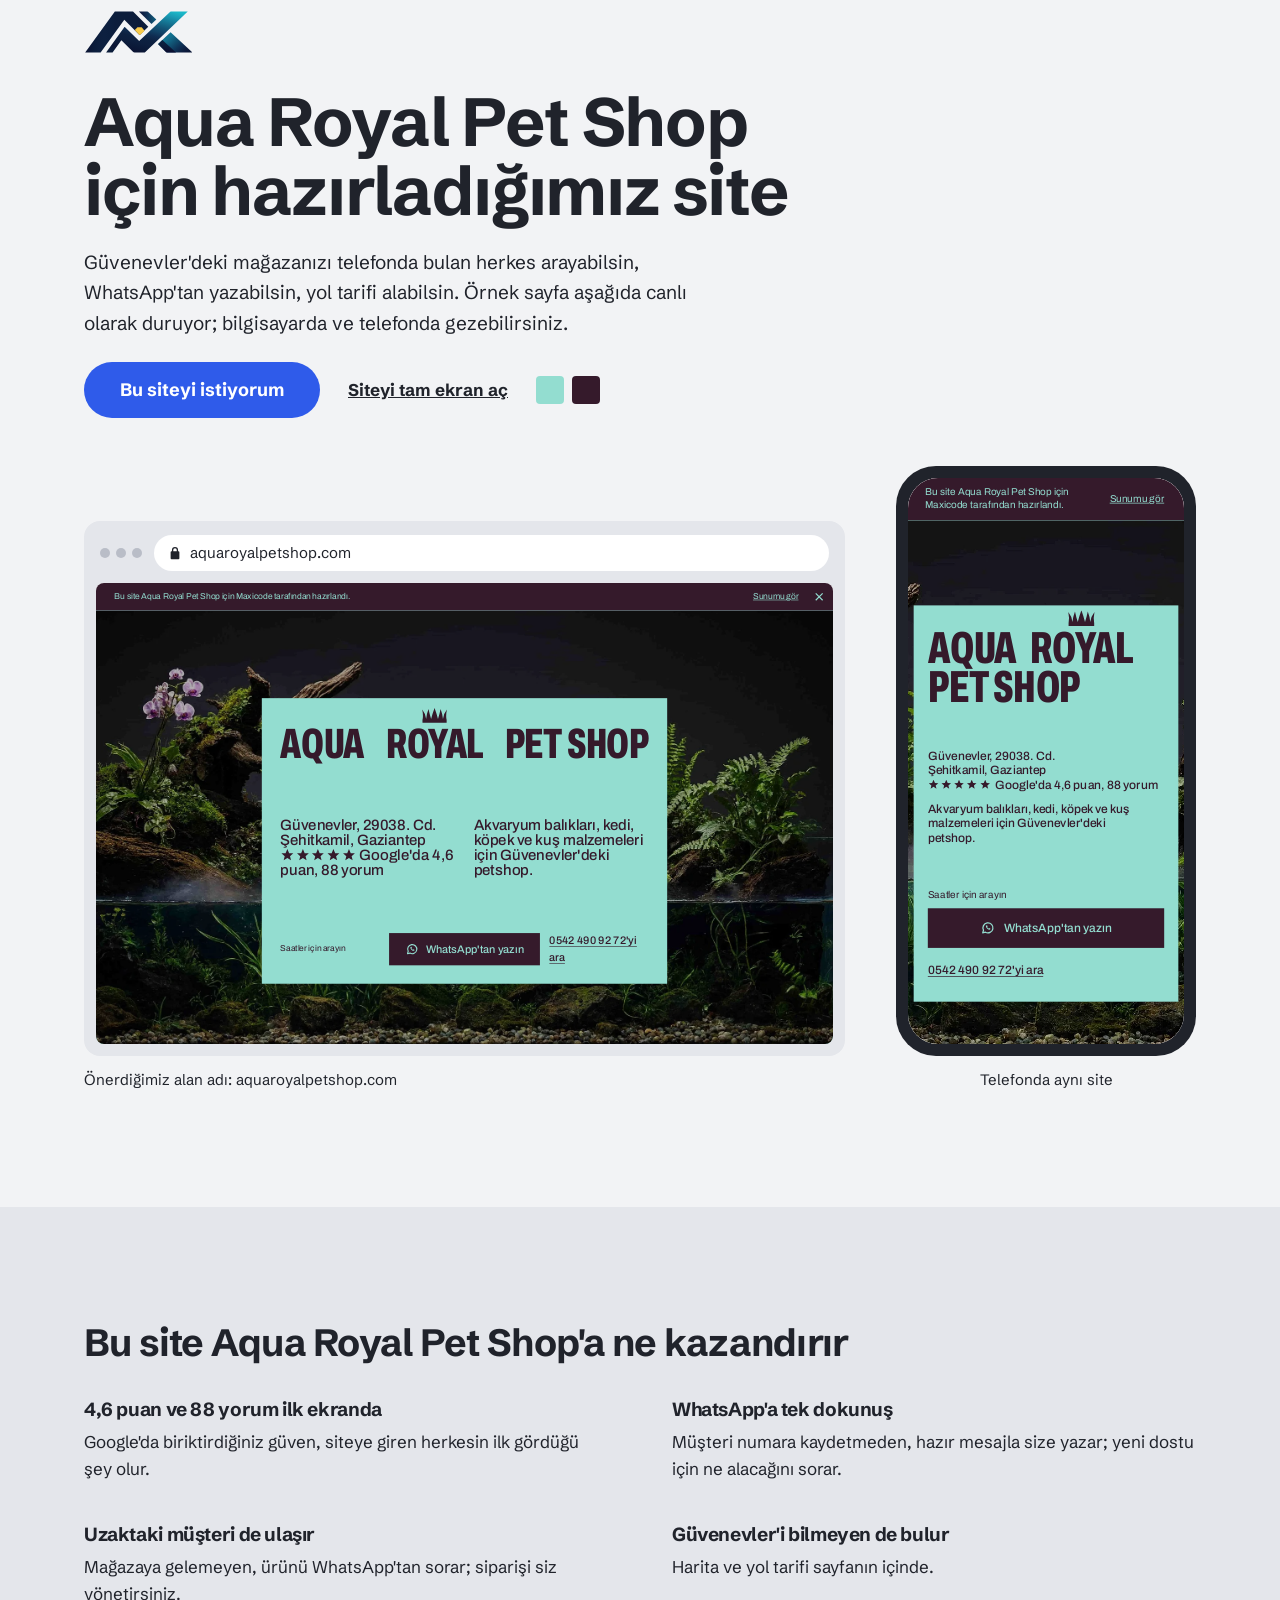
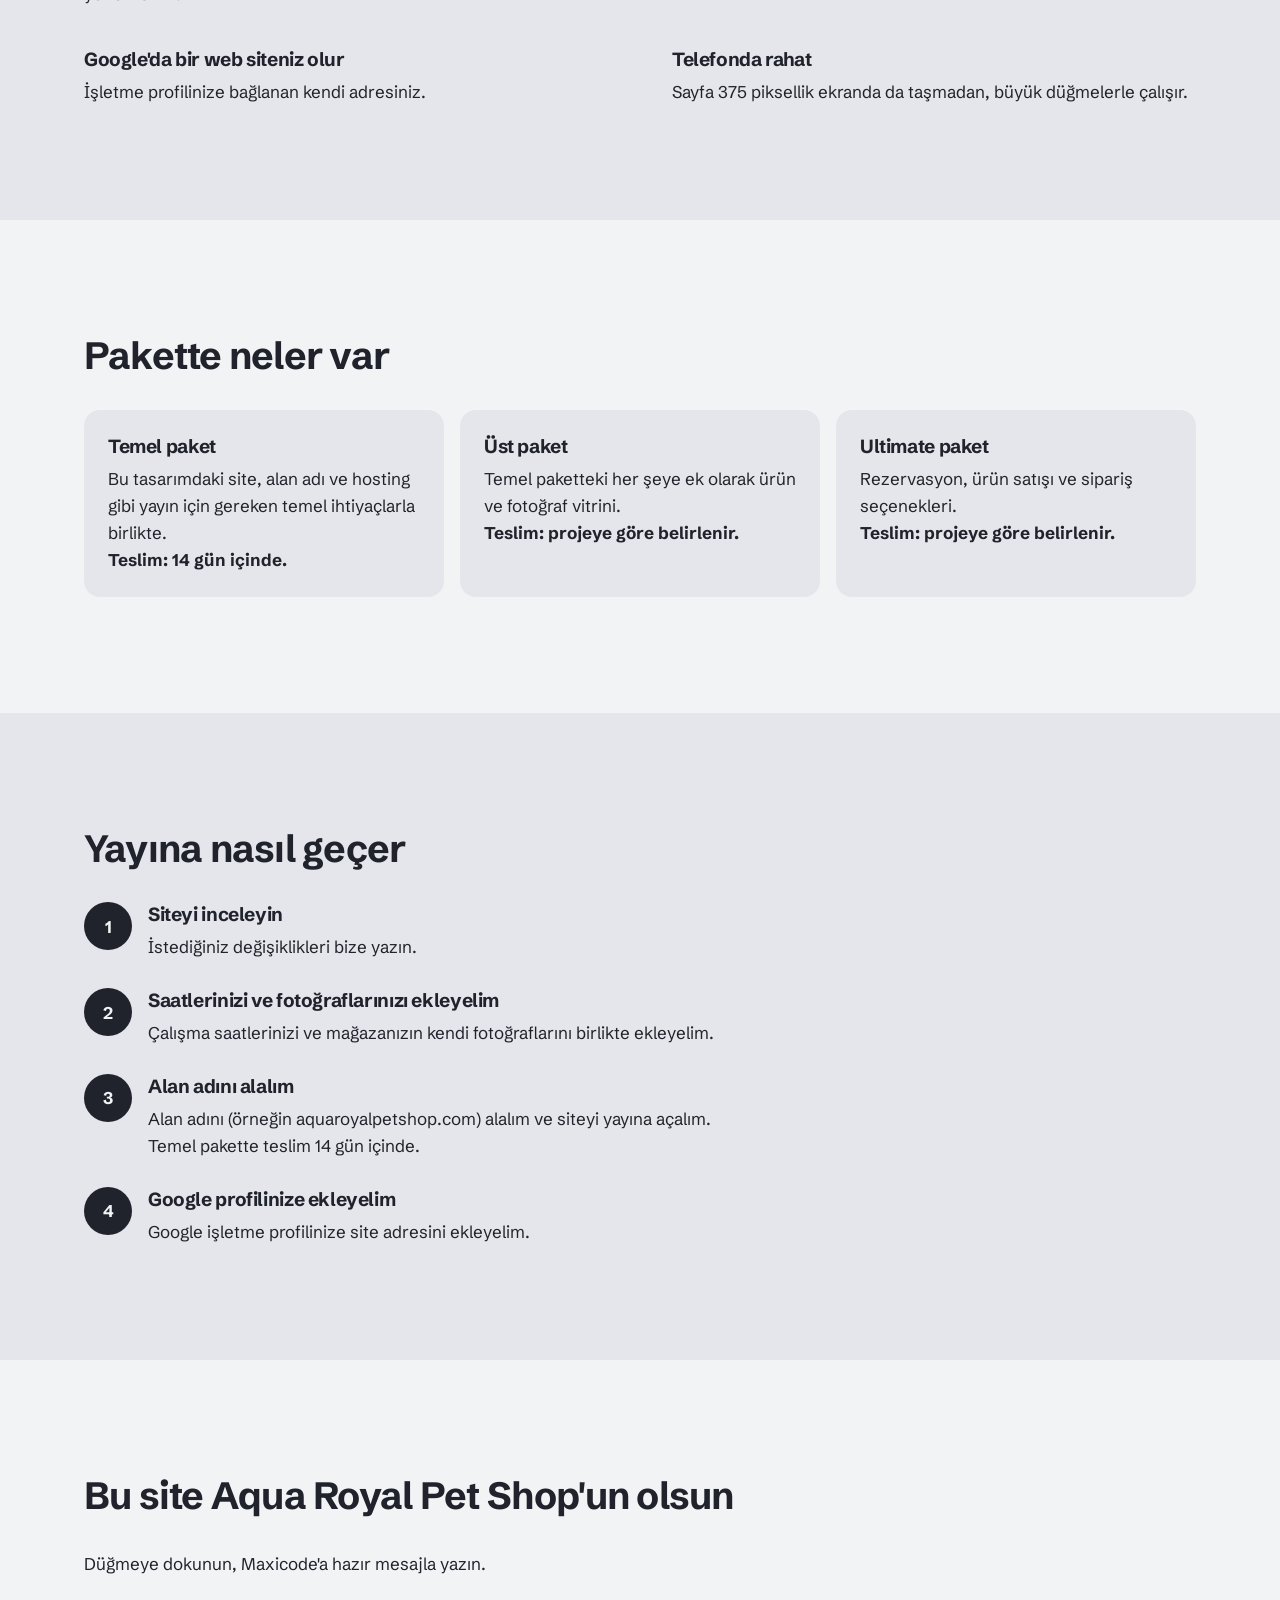
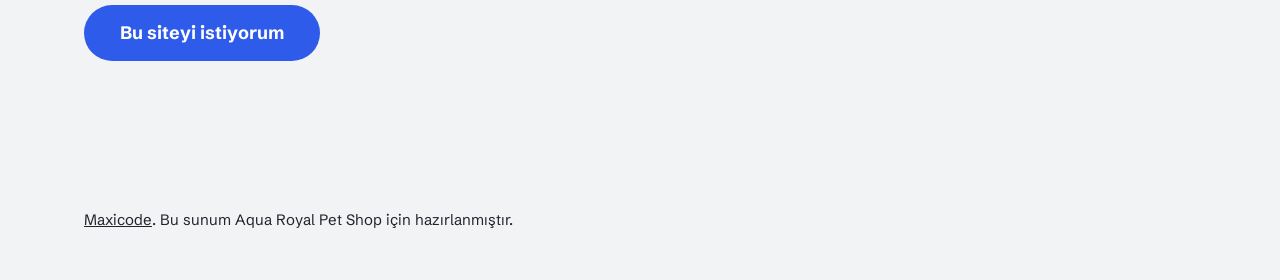
<file: aqua-royal-pet-shop/sunum/index.html>
<!doctype html>
<html lang="tr">
<head>
<meta charset="utf-8">
<meta name="viewport" content="width=device-width, initial-scale=1">
<title>Aqua Royal Pet Shop için hazırladığımız site | Maxicode</title>
<meta name="description" content="Maxicode'un Aqua Royal Pet Shop için hazırladığı örnek web sitesi ve yayına geçiş adımları.">
<meta name="robots" content="noindex,nofollow">
<link rel="icon" href="data:image/svg+xml,%3Csvg xmlns='http://www.w3.org/2000/svg' viewBox='0 0 64 64'%3E%3Crect width='64' height='64' rx='14' fill='%2320232B'/%3E%3Cpath d='M16 46V18h6l10 16 10-16h6v28h-6V29L32 44 22 29v17z' fill='%23F2F3F5'/%3E%3C/svg%3E">
<link rel="preconnect" href="https://fonts.googleapis.com">
<link rel="preconnect" href="https://fonts.gstatic.com" crossorigin>
<link rel="stylesheet" href="https://fonts.googleapis.com/css2?family=Schibsted+Grotesk:wght@400;700&display=swap">
<style>
:root{--bg:#F2F3F5;--ink:#20232B;--mid:#E4E6EB;--blue:#2F5BEA;--muted:#20232B;--gut:clamp(16px,5vw,72px)}
*{box-sizing:border-box;margin:0}
html{scroll-behavior:smooth}
body{background:var(--bg);color:var(--ink);font:400 1.0625rem/1.6 'Schibsted Grotesk',system-ui,sans-serif;overflow-x:hidden}
img,svg,iframe{display:block}
img,svg{max-width:100%}
a{color:inherit}
:focus-visible{outline:3px solid var(--ink);outline-offset:3px}
.wrap{max-width:1240px;margin-inline:auto;padding-inline:var(--gut)}
h1,h2,h3{font-weight:700;letter-spacing:-.02em;text-wrap:balance}
h1{font-size:clamp(1.75rem,5.4vw,4.25rem);line-height:1.02;margin-bottom:20px}
h2{font-size:clamp(1.625rem,3vw,2.375rem);line-height:1.12;margin-bottom:32px}
h3{font-size:1.1875rem;line-height:1.3;margin-bottom:6px}
p{max-width:60ch}
.top{display:flex;align-items:center;min-height:64px}
.mark{font-weight:700;font-size:1.25rem;letter-spacing:-.02em;text-decoration:none}
.sec{padding-block:clamp(56px,9vw,120px)}
.open{padding-top:24px}
.open p.lead{font-size:1.1875rem;color:var(--muted);margin-bottom:0;max-width:52ch}
.stage{display:grid;grid-template-columns:minmax(0,1fr) 300px;gap:clamp(24px,4vw,64px);align-items:end;margin-top:48px}
.frame{background:var(--mid);border-radius:16px;padding:12px}
.bar{display:flex;align-items:center;gap:12px;padding:2px 4px 12px}
.dots{display:flex;gap:6px}
.dots i{width:10px;height:10px;border-radius:50%;background:#B9BDC7}
.addr{flex:1;display:flex;align-items:center;gap:8px;background:#fff;border-radius:999px;padding:6px 14px;font-size:.9375rem;min-height:32px}
.addr svg{width:14px;height:14px;flex:none}
.view{overflow:hidden;border-radius:8px;background:#fff;position:relative}
.view iframe{max-width:none;border:0;width:1280px;height:800px;transform-origin:0 0;background:#fff}
.phone{background:var(--ink);border-radius:40px;padding:12px;width:300px}
.phone .view{border-radius:30px}
.phone iframe{width:390px;height:800px}
.cap{font-size:.9375rem;color:var(--muted);margin-top:12px}

.ben{display:grid;grid-template-columns:repeat(2,minmax(0,1fr));gap:40px clamp(24px,5vw,80px)}
.ben li{list-style:none}
.ben p{color:var(--muted)}
.soft{background:var(--mid)}
.pack{display:grid;grid-template-columns:repeat(3,minmax(0,1fr));gap:16px}
.pack div{background:var(--mid);border-radius:16px;padding:24px}
.pack p{color:var(--muted)}
.steps{counter-reset:s;display:grid;gap:28px;max-width:720px;padding:0}
.steps li{list-style:none;display:grid;grid-template-columns:48px 1fr;gap:16px;align-items:start}
.steps li::before{counter-increment:s;content:counter(s);width:48px;height:48px;border-radius:50%;background:var(--ink);color:var(--bg);display:grid;place-items:center;font-weight:700}
.steps p{color:var(--muted)}
.cta{text-align:left}
.go{display:inline-flex;align-items:center;justify-content:center;min-height:56px;padding:0 36px;border-radius:999px;background:var(--blue);color:#fff;font:700 1.125rem/1 'Schibsted Grotesk',system-ui,sans-serif;text-decoration:none}
.go:hover{filter:brightness(.92)}
.go:focus-visible{outline-color:var(--ink)}
.cta p{margin-bottom:28px;color:var(--muted)}
footer{padding-block:32px 48px;font-size:.9375rem;color:var(--muted)}
@media(max-width:900px){
  .stage{grid-template-columns:minmax(0,1fr);align-items:start}
  .phone{justify-self:center;max-width:100%}
  .ben,.pack{grid-template-columns:minmax(0,1fr)}
}
@media(prefers-reduced-motion:reduce){html{scroll-behavior:auto}*{transition:none!important;animation:none!important}}
</style>
</head>
<body>
<header class="wrap top"><a class="mark" href="https://maxicode.com.tr" target="_blank" rel="noopener noreferrer"><img src="maxicode-logo.svg" alt="Maxicode" width="110" height="44" style="display:block;height:44px;width:auto"></a></header>

<main id="top">
<section class="wrap sec open" aria-labelledby="h1">
  <h1 id="h1">Aqua Royal Pet Shop için hazırladığımız site</h1>
  <p class="lead">Güvenevler'deki mağazanızı telefonda bulan herkes arayabilsin, WhatsApp'tan yazabilsin, yol tarifi alabilsin. Örnek sayfa aşağıda canlı olarak duruyor; bilgisayarda ve telefonda gezebilirsiniz.</p>
  <p style="margin-top:24px;display:flex;flex-wrap:wrap;align-items:center;gap:8px 28px"><a class="go" href="https://wa.me/905343522058?text=Merhaba%20Maxicode%2C%20Aqua%20Royal%20Pet%20Shop%20i%C3%A7in%20haz%C4%B1rlad%C4%B1%C4%9F%C4%B1n%C4%B1z%20siteyi%20inceledim.%20Bu%20siteyi%20istiyorum%2C%20detaylar%C4%B1%20konu%C5%9Fal%C4%B1m." target="_blank" rel="noopener noreferrer" data-istek>Bu siteyi istiyorum</a><a href="../site/" target="_blank" rel="noopener noreferrer" style="font-weight:700;display:inline-flex;align-items:center;min-height:48px">Siteyi tam ekran aç</a><span aria-hidden="true" style="display:flex;gap:8px"><i style="width:28px;height:28px;background:#93DDD0;display:block;border-radius:4px"></i><i style="width:28px;height:28px;background:#351A2B;display:block;border-radius:4px"></i></span></p>

  <div class="stage">
    <div>
      <div class="frame">
        <div class="bar"><div class="dots" aria-hidden="true"><i></i><i></i><i></i></div>
          <div class="addr"><svg viewBox="0 0 16 16" aria-hidden="true"><path fill="currentColor" d="M8 1a3.5 3.5 0 0 0-3.5 3.5V6H4a1 1 0 0 0-1 1v7a1 1 0 0 0 1 1h8a1 1 0 0 0 1-1V7a1 1 0 0 0-1-1h-.5V4.5A3.5 3.5 0 0 0 8 1zm-2 3.5a2 2 0 1 1 4 0V6H6z"/></svg>aquaroyalpetshop.com</div></div>
        <div class="view" data-base="1280" data-h="800"><iframe src="../site/" title="Aqua Royal Pet Shop sitesinin masaüstü önizlemesi" loading="lazy" sandbox="allow-scripts allow-same-origin allow-popups allow-popups-to-escape-sandbox"></iframe></div>
      </div>
      <p class="cap">Önerdiğimiz alan adı: aquaroyalpetshop.com</p>
    </div>
    <div>
      <div class="phone"><div class="view" data-base="390" data-h="800"><iframe src="../site/" title="Aqua Royal Pet Shop sitesinin telefon önizlemesi" loading="lazy" sandbox="allow-scripts allow-same-origin allow-popups allow-popups-to-escape-sandbox"></iframe></div></div>
      <p class="cap" style="text-align:center">Telefonda aynı site</p>
    </div>
  </div>
</section>

<section class="soft sec" aria-labelledby="h-fayda">
  <div class="wrap">
    <h2 id="h-fayda">Bu site Aqua Royal Pet Shop'a ne kazandırır</h2>
    <ul class="ben" style="padding:0">
      <li><h3>4,6 puan ve 88 yorum ilk ekranda</h3><p>Google'da biriktirdiğiniz güven, siteye giren herkesin ilk gördüğü şey olur.</p></li>
      <li><h3>WhatsApp'a tek dokunuş</h3><p>Müşteri numara kaydetmeden, hazır mesajla size yazar; yeni dostu için ne alacağını sorar.</p></li>
      <li><h3>Uzaktaki müşteri de ulaşır</h3><p>Mağazaya gelemeyen, ürünü WhatsApp'tan sorar; siparişi siz yönetirsiniz.</p></li>
      <li><h3>Güvenevler'i bilmeyen de bulur</h3><p>Harita ve yol tarifi sayfanın içinde.</p></li>
      <li><h3>Google'da bir web siteniz olur</h3><p>İşletme profilinize bağlanan kendi adresiniz.</p></li>
      <li><h3>Telefonda rahat</h3><p>Sayfa 375 piksellik ekranda da taşmadan, büyük düğmelerle çalışır.</p></li>
    </ul>
  </div>
</section>

<section class="wrap sec" aria-labelledby="h-paket">
  <h2 id="h-paket">Pakette neler var</h2>
  <div class="pack">
    <div><h3>Temel paket</h3><p>Bu tasarımdaki site, alan adı ve hosting gibi yayın için gereken temel ihtiyaçlarla birlikte.</p><p><strong>Teslim: 14 gün içinde.</strong></p></div>
    <div><h3>Üst paket</h3><p>Temel paketteki her şeye ek olarak ürün ve fotoğraf vitrini.</p><p><strong>Teslim: projeye göre belirlenir.</strong></p></div>
    <div><h3>Ultimate paket</h3><p>Rezervasyon, ürün satışı ve sipariş seçenekleri.</p><p><strong>Teslim: projeye göre belirlenir.</strong></p></div>
  </div>
</section>

<section class="soft sec" aria-labelledby="h-adim">
  <div class="wrap">
    <h2 id="h-adim">Yayına nasıl geçer</h2>
    <ol class="steps">
      <li><div><h3>Siteyi inceleyin</h3><p>İstediğiniz değişiklikleri bize yazın.</p></div></li>
      <li><div><h3>Saatlerinizi ve fotoğraflarınızı ekleyelim</h3><p>Çalışma saatlerinizi ve mağazanızın kendi fotoğraflarını birlikte ekleyelim.</p></div></li>
      <li><div><h3>Alan adını alalım</h3><p>Alan adını (örneğin aquaroyalpetshop.com) alalım ve siteyi yayına açalım. Temel pakette teslim 14 gün içinde.</p></div></li>
      <li><div><h3>Google profilinize ekleyelim</h3><p>Google işletme profilinize site adresini ekleyelim.</p></div></li>
    </ol>
  </div>
</section>

<section class="wrap sec cta" aria-labelledby="h-istek">
  <h2 id="h-istek">Bu site Aqua Royal Pet Shop'un olsun</h2>
  <p>Düğmeye dokunun, Maxicode'a hazır mesajla yazın.</p>
  <a class="go" href="https://wa.me/905343522058?text=Merhaba%20Maxicode%2C%20Aqua%20Royal%20Pet%20Shop%20i%C3%A7in%20haz%C4%B1rlad%C4%B1%C4%9F%C4%B1n%C4%B1z%20siteyi%20inceledim.%20Bu%20siteyi%20istiyorum%2C%20detaylar%C4%B1%20konu%C5%9Fal%C4%B1m." target="_blank" rel="noopener noreferrer" data-istek>Bu siteyi istiyorum</a>
</section>
</main>

<footer class="wrap"><a href="https://maxicode.com.tr" target="_blank" rel="noopener noreferrer">Maxicode</a>. Bu sunum Aqua Royal Pet Shop için hazırlanmıştır.</footer>

<script>
(function(){
  /* Maxicode WhatsApp numarası gelince NUMARA doldurulur (ülke kodu ile, yalnızca rakam). */
  var NUMARA='905343522058';
  var MESAJ='Merhaba Maxicode, Aqua Royal Pet Shop için hazırladığınız siteyi inceledim. Bu siteyi istiyorum, detayları konuşalım.';
  if(NUMARA){var u='https://wa.me/'+NUMARA+'?text='+encodeURIComponent(MESAJ);[].forEach.call(document.querySelectorAll('[data-istek]'),function(a){a.setAttribute('href',u);a.setAttribute('target','_blank');a.setAttribute('rel','noopener noreferrer')})}
  function fit(){
    [].forEach.call(document.querySelectorAll('.view'),function(v){
      var b=+v.dataset.base,h=+v.dataset.h,s=v.clientWidth/b;
      v.firstElementChild.style.transform='scale('+s+')';
      v.style.height=(h*s)+'px';
    });
  }
  fit();
  window.addEventListener('resize',fit);
  window.addEventListener('load',fit);
})();
</script>
</body>
</html>
</file>
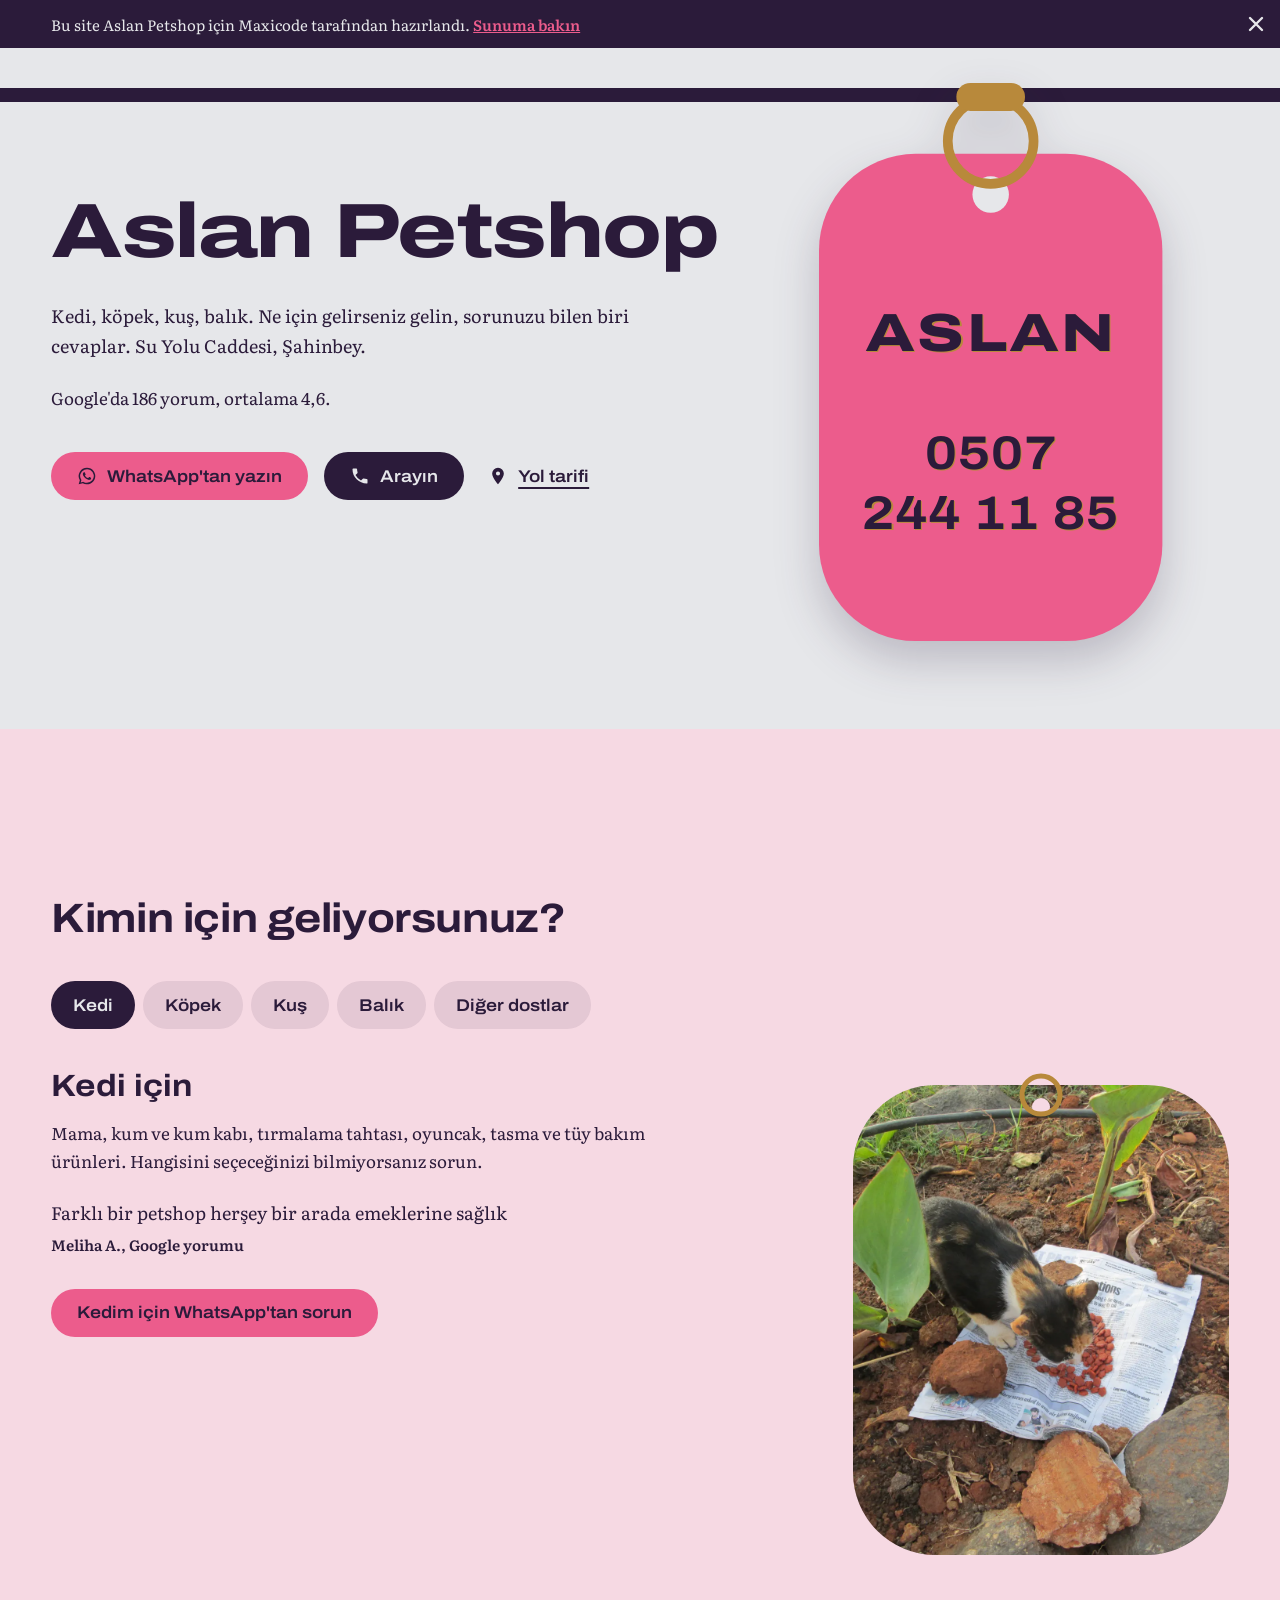
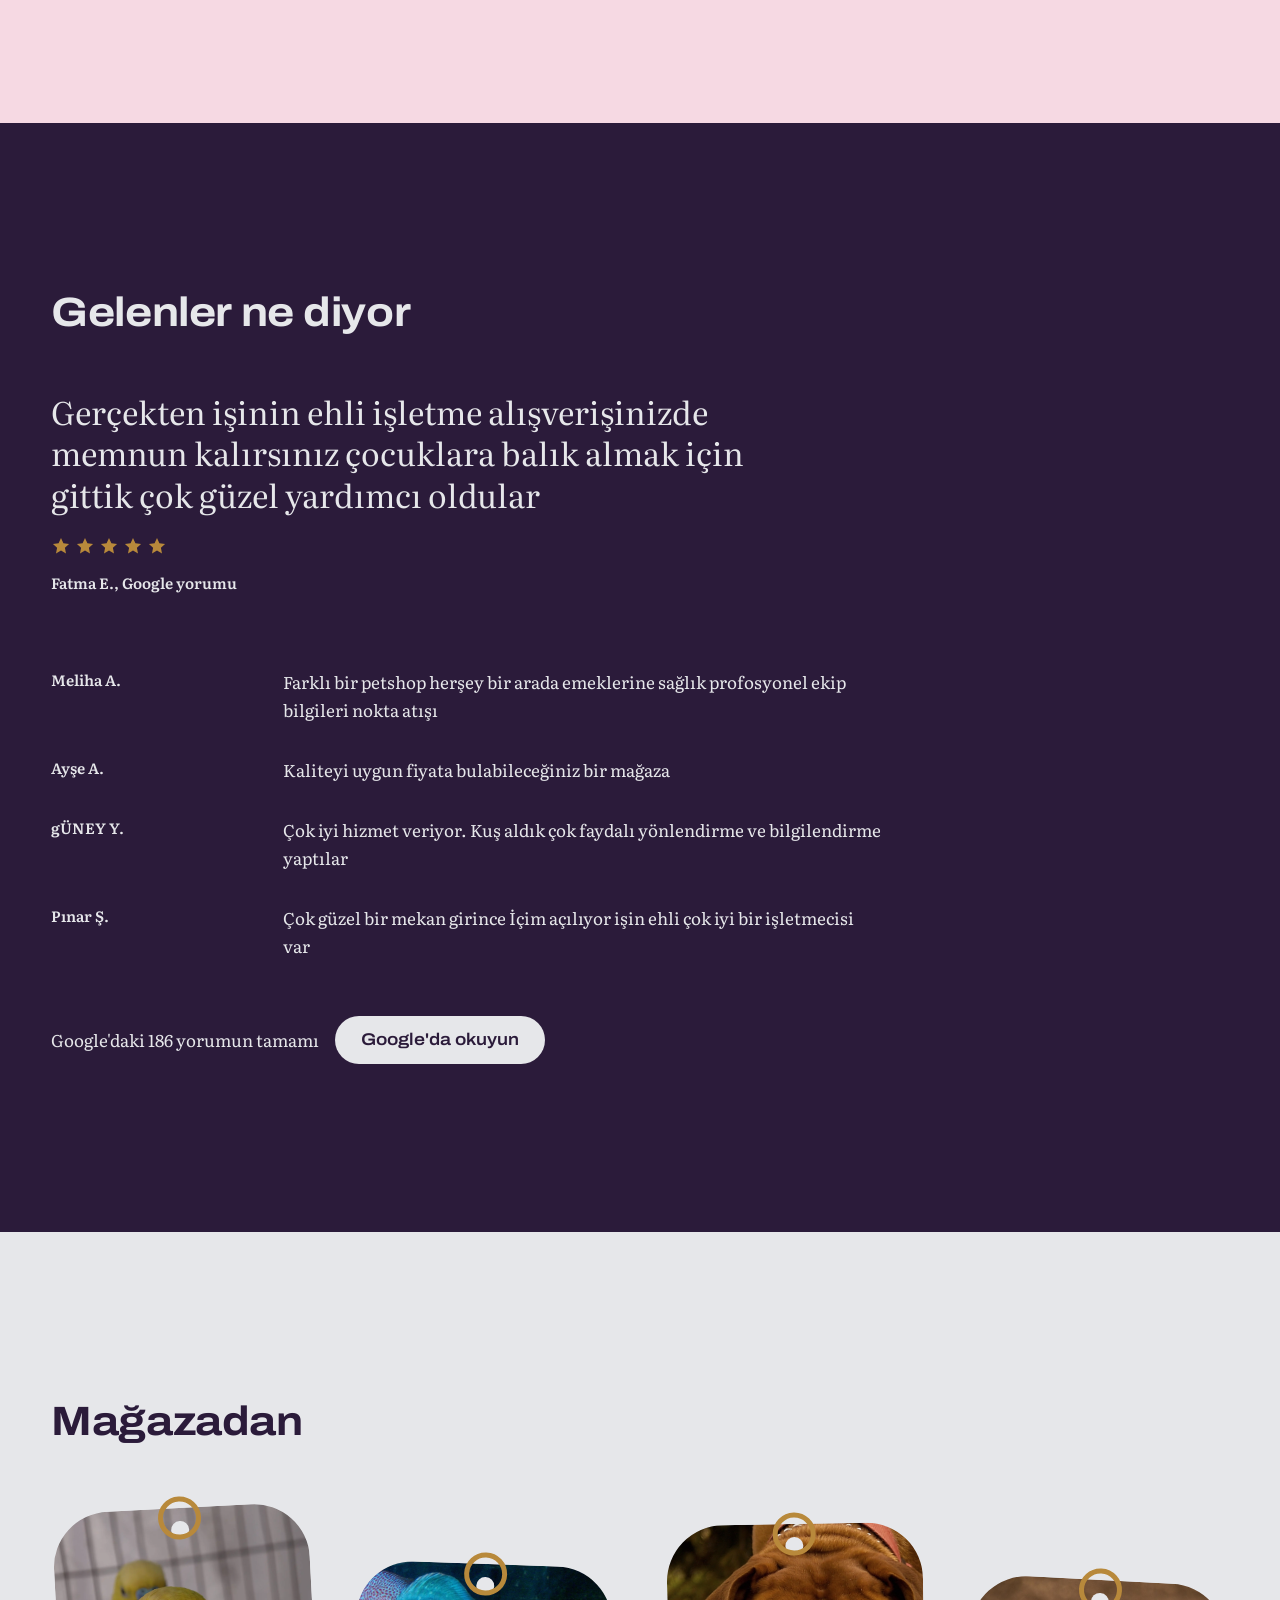
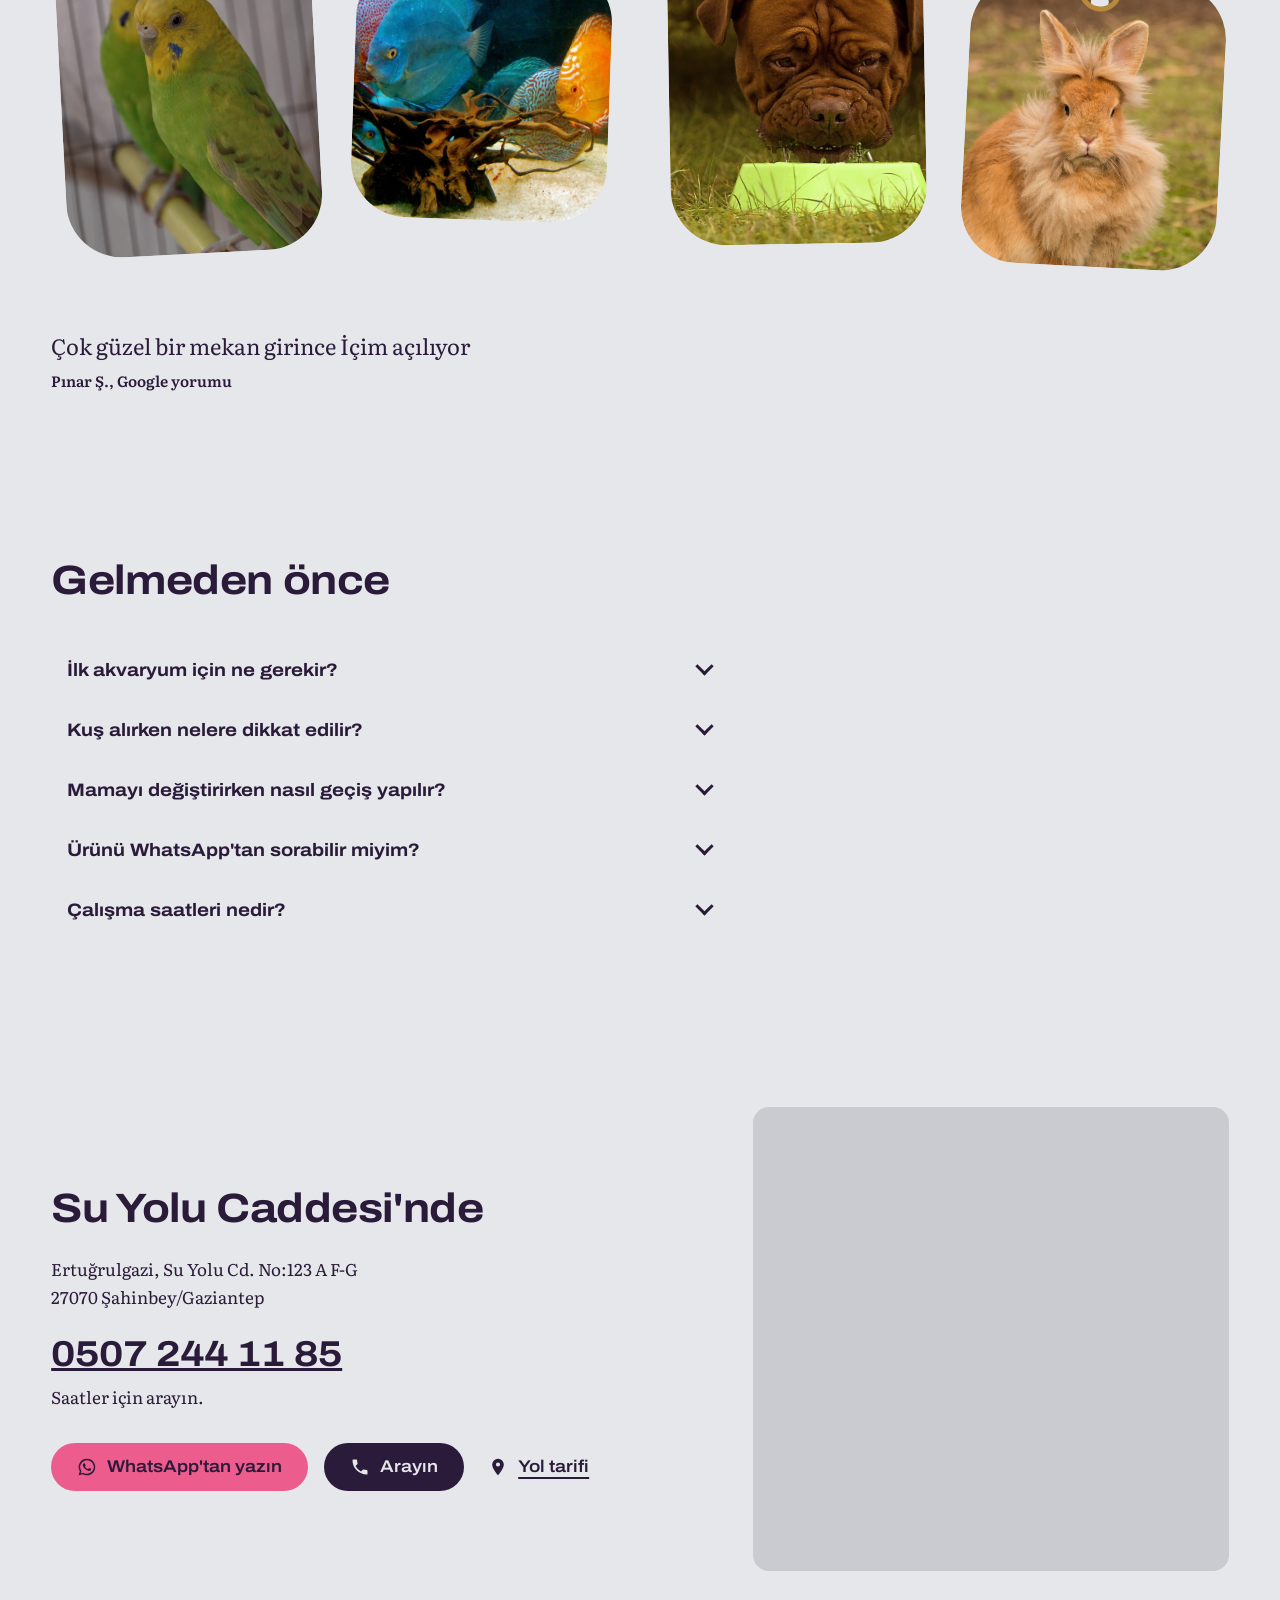
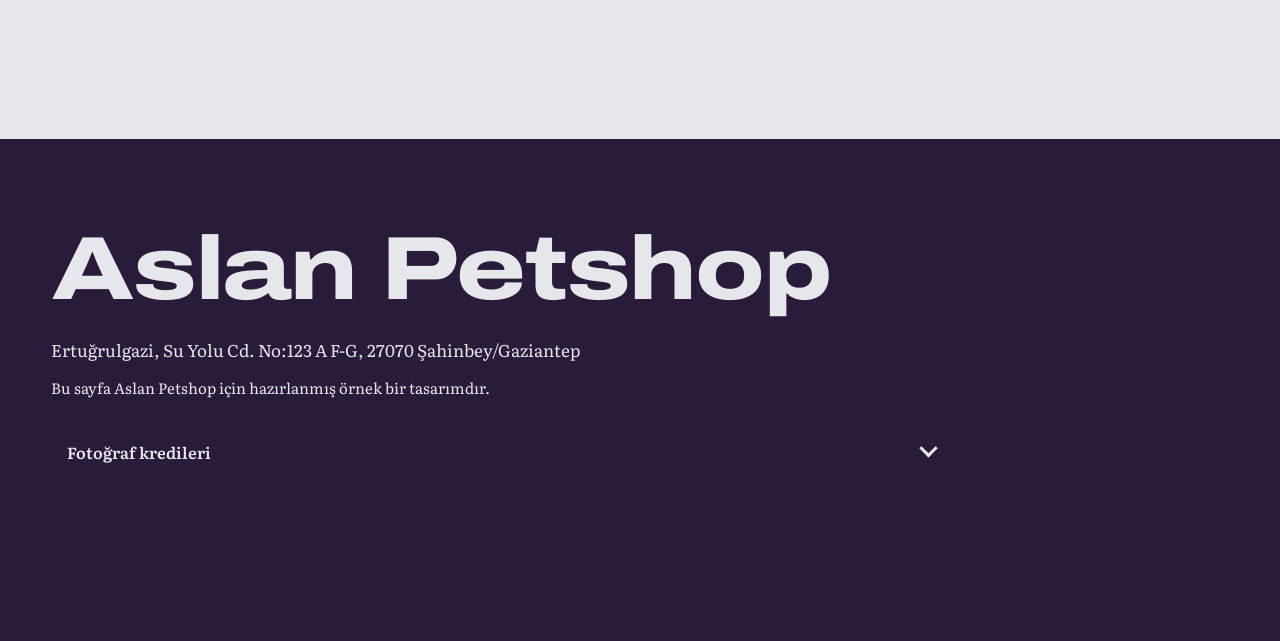
<file: aslan-petshop/site/index.html>
<!doctype html>
<html lang="tr">
<head>
<meta charset="utf-8">
<meta name="viewport" content="width=device-width, initial-scale=1">
<title>Aslan Petshop | Şahinbey, Gaziantep</title>
<meta name="description" content="Su Yolu Caddesi'nde kedi, köpek, kuş ve balık için her şey. Google'da 186 yorum, ortalama 4,6. Arayın ya da WhatsApp'tan yazın.">
<meta name="robots" content="noindex,nofollow">
<meta name="theme-color" content="#E6E7EA">
<meta property="og:type" content="website">
<meta property="og:locale" content="tr_TR">
<meta property="og:title" content="Aslan Petshop | Şahinbey, Gaziantep">
<meta property="og:description" content="Kedi, köpek, kuş, balık. Ne için gelirseniz gelin, sorunuzu bilen biri cevaplar.">
<meta property="og:image" content="https://hhyalcin.github.io/web-onizleme/aslan-petshop/site/og.png">
<meta property="og:url" content="https://hhyalcin.github.io/web-onizleme/aslan-petshop/site/">
<meta property="og:image:width" content="1200">
<meta property="og:image:height" content="630">
<meta name="twitter:card" content="summary_large_image">
<link rel="icon" href="data:image/svg+xml,%3Csvg xmlns='http://www.w3.org/2000/svg' viewBox='0 0 64 64'%3E%3Crect x='14' y='16' width='36' height='46' rx='12' fill='%23EC5C8C'/%3E%3Ccircle cx='32' cy='12' r='8' fill='none' stroke='%23B8893B' stroke-width='4'/%3E%3Ccircle cx='32' cy='26' r='4' fill='%23E6E7EA'/%3E%3C/svg%3E">
<link rel="preconnect" href="https://fonts.googleapis.com">
<link rel="preconnect" href="https://fonts.gstatic.com" crossorigin>
<link rel="stylesheet" href="https://fonts.googleapis.com/css2?family=Archivo:wdth,wght@112..125,600..800&family=Literata:opsz,wght@7..72,400;7..72,600&display=swap">
<script type="application/ld+json">
{"@context":"https://schema.org","@type":"PetStore","name":"Aslan Petshop","telephone":"+905072441185","hasMap":"https://www.google.com/maps/search/?api=1&query=Aslan+Petshop+Gaziantep","address":{"@type":"PostalAddress","streetAddress":"Ertuğrulgazi, Su Yolu Cd. No:123 A F-G","postalCode":"27070","addressLocality":"Şahinbey","addressRegion":"Gaziantep","addressCountry":"TR"},"aggregateRating":{"@type":"AggregateRating","ratingValue":"4.6","reviewCount":"186"}}
</script>
<script>document.documentElement.className='js';</script>
<style>
:root{
  --al:#E6E7EA; --erik:#2B1B3A; --fus:#EC5C8C; --pir:#B8893B; --cam:#F6D9E3; --celik:#C9CBD1;
  --hole:var(--al);
  --head:'Archivo',system-ui,sans-serif; --body:'Literata',Georgia,serif;
  --gut:clamp(16px,4vw,64px);
}
*{box-sizing:border-box;margin:0}
html{-webkit-text-size-adjust:100%;scroll-behavior:smooth}
body{background:var(--al);color:var(--erik);font:400 1.0625rem/1.65 var(--body);font-optical-sizing:auto;overflow-x:hidden}
img,svg{display:block;max-width:100%}
a{color:inherit}
:focus-visible{outline:3px solid var(--erik);outline-offset:3px}
.dark :focus-visible{outline-color:var(--fus)}
.wrap{padding-inline:var(--gut);max-width:1600px;margin-inline:auto}
.g{display:grid;grid-template-columns:repeat(12,1fr);column-gap:clamp(12px,2vw,32px)}
.sr{position:absolute;width:1px;height:1px;overflow:hidden;clip:rect(0 0 0 0);white-space:nowrap}
h1,h2,h3{font-family:var(--head);text-wrap:balance}
h2{font-stretch:112%;font-weight:700;font-size:clamp(1.5rem,3.2vw,2.75rem);line-height:1.08;letter-spacing:-.01em}
p{max-width:64ch}
.sec{padding-block:88px}
@media(min-width:900px){.sec{padding-block:168px}}

/* önizleme şeridi */
.strip{background:var(--erik);color:var(--al);display:flex;align-items:center;justify-content:space-between;gap:8px;padding-left:var(--gut);font:400 .9375rem/1.4 var(--body)}
.strip a{color:var(--fus);font-weight:600;white-space:nowrap}
.strip p{max-width:none;padding-block:8px}
.strip button{flex:none;width:48px;height:48px;border:0;background:none;color:var(--al);cursor:pointer;display:grid;place-items:center}
.strip button:focus-visible{outline-color:var(--fus)}
.strip a:focus-visible{outline-color:var(--fus)}
.strip[hidden]{display:none}

/* düğmeler */
.btn{display:inline-flex;align-items:center;justify-content:center;gap:10px;min-height:48px;padding:0 26px;border-radius:999px;font:600 1.0625rem/1 var(--head);font-stretch:112%;text-decoration:none;border:0;cursor:pointer;transition:transform .15s}
.btn:active{transform:translateY(1px)}
.btn svg{width:20px;height:20px;flex:none}
.b1{background:var(--fus);color:var(--erik)}
.b2{background:var(--erik);color:var(--al)}
.dark .b2{background:var(--al);color:var(--erik)}
.b3{padding:0 8px;text-decoration:underline;text-underline-offset:5px;text-decoration-thickness:2px}
.btn:hover{filter:brightness(.94)}
.b3:hover{filter:none;text-decoration-thickness:4px}
.acts{display:flex;flex-wrap:wrap;gap:12px 16px;align-items:center}

/* açılış */
.hero{position:relative;padding-top:40px;padding-bottom:88px}
.hero::before{content:"";position:absolute;left:calc(50% - 50vw);width:100vw;top:40px;height:14px;background:var(--erik)}
.hero .g{align-items:start}
.hero-tag{grid-column:8/13;grid-row:1;justify-self:center;margin-top:-5px;position:relative;z-index:1}
.tag{display:block;transform-origin:50% 0;transition:transform .25s;text-decoration:none}
.tag:hover,.tag:focus-visible{transform:rotate(4deg)}
.tag svg{height:min(62vh,640px);width:auto;max-width:100%;aspect-ratio:320/520;filter:drop-shadow(0 20px 22px rgba(43,27,58,.22));transform-origin:50% 0;animation:swing 1.6s ease-out .3s backwards} /* taste-skill-ignore: planda izinli tek gölge */
@keyframes swing{0%{transform:rotate(0)}18%{transform:rotate(9deg)}40%{transform:rotate(-6deg)}60%{transform:rotate(3.5deg)}80%{transform:rotate(-1.5deg)}100%{transform:rotate(0)}}
.tag text{font-family:var(--head);fill:var(--erik)}
.tag .b{fill:var(--pir)}
.hero-txt{grid-column:1/8;grid-row:1;padding-top:clamp(64px,12vh,140px)}
h1{font-stretch:125%;font-weight:800;font-size:clamp(2.75rem,6vw,6rem);line-height:.95;letter-spacing:-.02em;margin-bottom:32px}
.lead{font-size:1.125rem;margin-bottom:24px}
.score{margin-bottom:40px}
@media(max-width:899px){
  .hero{padding-bottom:64px}
  .hero-tag{grid-column:1/-1;grid-row:1;margin-top:-5px}
  .tag svg{height:min(44vh,400px)}
  .hero-txt{grid-column:1/-1;grid-row:2;padding-top:32px}
  h1{font-size:2.375rem;margin-bottom:24px}
  .score{margin-bottom:32px}
  .acts .b1{width:100%}
}

/* fotoğraf etiketi */
.pt{position:relative;margin:0}
.pt img{width:100%;height:auto;aspect-ratio:var(--ar,4/5);object-fit:cover;border-radius:22%/var(--rr,17.6%);background:var(--celik)}
.pt .ring{position:absolute;top:-16px;left:50%;width:56px;height:56px;margin-left:-28px;pointer-events:none}

/* kimin için */
.cam{background:var(--cam);--hole:var(--cam)}
.cam h2{margin-bottom:40px}
.tabs{display:none}
.js .tabs{display:flex;flex-wrap:wrap;gap:8px;margin-bottom:40px}
.tabs button{min-height:48px;padding:0 22px;border-radius:999px;border:0;background:rgba(43,27,58,.09);color:var(--erik);font:600 1.0625rem/1 var(--head);font-stretch:112%;cursor:pointer;transition:background .15s}
.tabs button:hover{background:rgba(43,27,58,.16)}
.tabs button[aria-selected=true]{background:var(--erik);color:var(--al)}
.panel{display:grid;grid-template-columns:repeat(12,1fr);column-gap:clamp(12px,2vw,32px);padding-block:24px}
.panel .txt{grid-column:1/8}
.panel .pt{grid-column:9/13;width:100%;max-width:380px;justify-self:start;margin-top:16px;--ar:4/5}
.js .panel{padding-block:0;animation:fade .18s ease-out}
.js .panel[hidden]{display:none}
@keyframes fade{from{opacity:0}to{opacity:1}}
.panel h3{font-stretch:112%;font-weight:700;font-size:clamp(1.5rem,2.4vw,2rem);line-height:1.1;margin-bottom:16px}
.panel blockquote{font:400 1.125rem/1.5 var(--body);margin:24px 0 32px;max-width:48ch}
.panel cite{display:block;font-style:normal;font-size:.9375rem;margin-top:8px;font-weight:600}
@media(max-width:899px){
  .panel .txt{grid-column:1/-1;order:2}
  .panel .pt{grid-column:1/-1;order:1;max-width:260px;margin:16px 0 32px}
  .tabs button{padding:0 18px}
}

/* yorumlar */
.dark{background:var(--erik);color:var(--al)}
.dark h2{margin-bottom:56px}
.bigq{grid-column:1/9;margin:0 0 72px}
.bigq p{font:400 2rem/1.3 var(--body);font-variation-settings:'opsz' 48;max-width:30em}
.bigq figcaption{margin-top:20px}
.stars{display:flex;gap:4px;margin-bottom:12px}
.stars svg{width:20px;height:20px;fill:var(--pir)}
.who{font-weight:600;font-size:.9375rem}
.list{grid-column:1/10;display:grid;gap:32px}
.row{display:grid;grid-template-columns:minmax(120px,200px) 1fr;gap:12px 32px;margin:0}
.row p{max-width:60ch}
.row figcaption{font-weight:600;font-size:.9375rem}
.more{grid-column:1/-1;margin-top:56px;display:flex;flex-wrap:wrap;gap:16px;align-items:center;max-width:none}
@media(max-width:899px){
  .bigq{grid-column:1/-1;margin-bottom:48px}
  .bigq p{font-size:1.375rem}
  .list{grid-column:1/-1}
  .row{grid-template-columns:1fr;gap:6px}
  .dark h2{margin-bottom:40px}
}

/* galeri */
.gal{display:grid;grid-template-columns:repeat(4,1fr);gap:clamp(24px,4vw,64px);align-items:start;margin-block:64px}
.gal .pt{transform:rotate(var(--rot,0deg));transform-origin:50% 0}
.gal .pt:nth-child(1){--rot:-3deg;--ar:4/5.4;--rr:16%;margin-top:0}
.gal .pt:nth-child(2){--rot:2deg;--ar:1/1;--rr:22%;margin-top:56px}
.gal .pt:nth-child(3){--rot:-1deg;--ar:4/5;margin-top:16px}
.gal .pt:nth-child(4){--rot:3deg;--ar:1/1.12;--rr:19.6%;margin-top:72px}
.quote{font:400 1.375rem/1.4 var(--body);max-width:36em}
.quote cite{display:block;font-style:normal;font-weight:600;font-size:.9375rem;margin-top:8px}
@media(max-width:899px){
  .gal{grid-template-columns:1fr 1fr;gap:40px 20px;margin-block:48px}
  .gal .pt:nth-child(n){margin-top:0}
  .gal .pt:nth-child(even){margin-top:24px}
  .quote{font-size:1.25rem}
}

/* sss */
.faq .g{row-gap:40px}
.faq h2{grid-column:1/-1}
.qa{grid-column:1/8}
details[open]{background:var(--celik)}
summary{list-style:none;cursor:pointer;min-height:56px;display:flex;align-items:center;justify-content:space-between;gap:16px;padding:12px 16px;font:700 1.125rem/1.3 var(--head);font-stretch:112%}
summary::-webkit-details-marker{display:none}
summary::after{content:"";flex:none;width:10px;height:10px;border-right:3px solid currentColor;border-bottom:3px solid currentColor;transform:rotate(45deg) translate(-3px,-3px);transition:transform .2s}
details[open] summary::after{transform:rotate(225deg)}
details p{padding:0 16px 24px}
details+details{margin-top:4px}
@media(max-width:899px){.qa{grid-column:1/-1}}

/* iletişim */
.contact .g{align-items:center;row-gap:40px}
.contact .info{grid-column:1/7}
.contact .map{grid-column:8/13}
.contact h2{margin-bottom:24px}
.contact address{font-style:normal;margin-bottom:24px}
.num{font:700 clamp(1.75rem,3vw,2.25rem)/1.1 var(--head);font-stretch:112%;font-variant-numeric:tabular-nums;margin-bottom:8px;display:inline-block}
.contact .note{margin-bottom:32px}
.mapbox{background:var(--celik);padding:12px;border-radius:16px}
.mapbox iframe{width:100%;height:clamp(300px,38vw,440px);border:0;border-radius:8px;display:block}
@media(max-width:899px){.contact .info,.contact .map{grid-column:1/-1}}

/* kapanış */
.close{padding-block:88px 160px}
.close .big{font:800 clamp(2.375rem,7vw,6rem)/.95 var(--head);font-stretch:125%;letter-spacing:-.02em;margin-bottom:24px}
.close p{margin-bottom:12px}
.close details{margin-top:24px;max-width:900px}
.close details[open]{background:rgba(230,231,234,.1)}
.close summary{font:600 1rem/1.3 var(--body)}
.close ul{padding:0 16px 16px;list-style:none;display:grid;gap:12px;font-size:.9375rem;line-height:1.5}
.close ul a{overflow-wrap:anywhere}
.close .notice{font-size:.9375rem}

/* mobil alt çubuk */
.bar{display:none}
@media(max-width:700px){
  .bar{display:grid;grid-template-columns:1fr 1fr;gap:8px;position:fixed;left:0;right:0;bottom:0;padding:8px var(--gut);background:var(--celik);z-index:10}
  .bar .btn{padding:0 12px}
  body{padding-bottom:64px}
}
@media(prefers-reduced-motion:reduce){
  html{scroll-behavior:auto}
  *,*::before,*::after{animation:none!important;transition:none!important}
}
</style>
</head>
<body>
<svg width="0" height="0" style="position:absolute" aria-hidden="true" focusable="false">
  <defs>
    <symbol id="i-tel" viewBox="0 0 24 24"><path fill="currentColor" d="M6.6 10.8a15.1 15.1 0 0 0 6.6 6.6l2.2-2.2a1 1 0 0 1 1-.25 11.4 11.4 0 0 0 3.6.57 1 1 0 0 1 1 1V20a1 1 0 0 1-1 1A17 17 0 0 1 3 4a1 1 0 0 1 1-1h3.5a1 1 0 0 1 1 1c0 1.25.2 2.45.57 3.57a1 1 0 0 1-.25 1z"/></symbol>
    <symbol id="i-wa" viewBox="0 0 24 24"><path fill="currentColor" d="M12 2a10 10 0 0 0-8.6 15.1L2 22l5-1.3A10 10 0 1 0 12 2zm0 18.2a8.2 8.2 0 0 1-4.2-1.15l-.3-.18-3 .8.8-2.9-.2-.3A8.2 8.2 0 1 1 12 20.2zm4.5-6.1c-.25-.12-1.45-.72-1.7-.8-.22-.08-.4-.12-.56.12-.17.25-.64.8-.78.97-.14.16-.28.18-.53.06a6.7 6.7 0 0 1-3.3-2.9c-.25-.43.25-.4.72-1.33.08-.16.04-.3-.02-.42-.06-.12-.56-1.35-.76-1.85-.2-.48-.4-.42-.56-.42h-.47c-.16 0-.43.06-.65.3-.22.25-.85.83-.85 2.03s.87 2.36 1 2.52c.12.16 1.7 2.6 4.14 3.65 1.55.67 2.15.72 2.93.6.48-.07 1.45-.6 1.66-1.17.2-.58.2-1.07.14-1.17-.06-.1-.22-.16-.47-.28z"/></symbol>
    <symbol id="i-pin" viewBox="0 0 24 24"><path fill="currentColor" d="M12 2a7 7 0 0 0-7 7c0 5.2 7 13 7 13s7-7.8 7-13a7 7 0 0 0-7-7zm0 9.5A2.5 2.5 0 1 1 12 6.5a2.5 2.5 0 0 1 0 5z"/></symbol>
    <symbol id="i-star" viewBox="0 0 24 24"><path d="M12 2.5l2.9 6.2 6.8.8-5 4.7 1.3 6.7L12 17.5l-6 3.4 1.3-6.7-5-4.7 6.8-.8z"/></symbol>
    <symbol id="ring" viewBox="0 0 56 56"><circle cx="28" cy="38" r="9" style="fill:var(--hole)"/><circle cx="28" cy="26" r="19" fill="none" stroke="#B8893B" stroke-width="5"/></symbol>
  </defs>
</svg>

<div class="strip" id="strip" role="region" aria-label="Önizleme bilgisi">
  <p>Bu site Aslan Petshop için Maxicode tarafından hazırlandı. <a href="../sunum/">Sunuma bakın</a></p>
  <button type="button" id="strip-x" aria-label="Önizleme şeridini kapat"><svg width="20" height="20" viewBox="0 0 20 20" aria-hidden="true"><path d="M4 4l12 12M16 4L4 16" stroke="currentColor" stroke-width="2.4" stroke-linecap="round" fill="none"/></svg></button>
</div>

<main>
<!-- 1. Açılış -->
<section class="hero wrap" aria-labelledby="h1">
  <div class="g">
    <div class="hero-tag">
      <a class="tag" href="tel:+905072441185" aria-label="Aslan Petshop'u arayın, 0507 244 11 85">
        <svg viewBox="0 0 320 520" aria-hidden="true" focusable="false">
          <rect x="0" y="66" width="320" height="454" rx="90" fill="#EC5C8C"/>
          <circle cx="160" cy="104" r="17" fill="#E6E7EA"/>
          <circle cx="160" cy="54" r="40" fill="none" stroke="#B8893B" stroke-width="9"/>
          <rect x="128" y="0" width="64" height="26" rx="13" fill="#B8893B"/>
          <text class="b" x="161" y="251" text-anchor="middle" font-size="50" font-weight="800" style="font-stretch:125%;letter-spacing:.04em">ASLAN</text>
          <text x="160" y="250" text-anchor="middle" font-size="50" font-weight="800" style="font-stretch:125%;letter-spacing:.04em">ASLAN</text>
          <text class="b" x="161" y="361" text-anchor="middle" font-size="44" font-weight="700" style="font-stretch:112%;font-variant-numeric:tabular-nums;letter-spacing:.02em">0507</text>
          <text x="160" y="360" text-anchor="middle" font-size="44" font-weight="700" style="font-stretch:112%;font-variant-numeric:tabular-nums;letter-spacing:.02em">0507</text>
          <text class="b" x="161" y="417" text-anchor="middle" font-size="44" font-weight="700" style="font-stretch:112%;font-variant-numeric:tabular-nums;letter-spacing:.02em">244 11 85</text>
          <text x="160" y="416" text-anchor="middle" font-size="44" font-weight="700" style="font-stretch:112%;font-variant-numeric:tabular-nums;letter-spacing:.02em">244 11 85</text>
        </svg>
      </a>
    </div>
    <div class="hero-txt">
      <h1 id="h1">Aslan Petshop</h1>
      <p class="lead">Kedi, köpek, kuş, balık. Ne için gelirseniz gelin, sorunuzu bilen biri cevaplar. Su Yolu Caddesi, Şahinbey.</p>
      <p class="score">Google'da 186 yorum, ortalama 4,6.</p>
      <div class="acts">
        <a class="btn b1" href="https://wa.me/905072441185?text=Merhaba%2C%20Aslan%20Petshop'a%20bir%20sorum%20var."><svg aria-hidden="true"><use href="#i-wa"/></svg>WhatsApp'tan yazın</a>
        <a class="btn b2" href="tel:+905072441185"><svg aria-hidden="true"><use href="#i-tel"/></svg>Arayın</a>
        <a class="btn b3" href="https://www.google.com/maps/search/?api=1&amp;query=Aslan+Petshop+Gaziantep" target="_blank" rel="noopener noreferrer"><svg aria-hidden="true"><use href="#i-pin"/></svg>Yol tarifi</a>
      </div>
    </div>
  </div>
</section>

<!-- 2. Kimin için geliyorsunuz? -->
<section class="cam sec" aria-labelledby="h-kimin">
  <div class="wrap">
    <h2 id="h-kimin">Kimin için geliyorsunuz?</h2>
    <div class="tabs" role="tablist" aria-label="Evcil dostunuzu seçin">
      <button type="button" role="tab" id="t-kedi" aria-controls="p-kedi" aria-selected="true">Kedi</button>
      <button type="button" role="tab" id="t-kopek" aria-controls="p-kopek" aria-selected="false" tabindex="-1">Köpek</button>
      <button type="button" role="tab" id="t-kus" aria-controls="p-kus" aria-selected="false" tabindex="-1">Kuş</button>
      <button type="button" role="tab" id="t-balik" aria-controls="p-balik" aria-selected="false" tabindex="-1">Balık</button>
      <button type="button" role="tab" id="t-diger" aria-controls="p-diger" aria-selected="false" tabindex="-1">Diğer dostlar</button>
    </div>

    <article class="panel" id="p-kedi" role="tabpanel" aria-labelledby="t-kedi">
      <div class="txt">
        <h3>Kedi için</h3>
        <p>Mama, kum ve kum kabı, tırmalama tahtası, oyuncak, tasma ve tüy bakım ürünleri. Hangisini seçeceğinizi bilmiyorsanız sorun.</p>
        <blockquote><p>Farklı bir petshop herşey bir arada emeklerine sağlık</p><cite>Meliha A., Google yorumu</cite></blockquote>
        <a class="btn b1" href="https://wa.me/905072441185?text=Merhaba%2C%20kedim%20i%C3%A7in%20%C3%BCr%C3%BCn%20sormak%20istiyorum.">Kedim için WhatsApp'tan sorun</a>
      </div>
      <figure class="pt"><img src="assets/kedi.webp" alt="Kedi mamasını yiyen bir kedi (örnek fotoğraf)" width="1600" height="1200" loading="lazy"><svg class="ring" aria-hidden="true"><use href="#ring"/></svg></figure>
    </article>

    <article class="panel" id="p-kopek" role="tabpanel" aria-labelledby="t-kopek">
      <div class="txt">
        <h3>Köpek için</h3>
        <p>Mama, ödül maması, tasma ve gezdirme takımları, oyuncak, yatak ve tarama ürünleri.</p>
        <blockquote><p>Evcil hayvanlara dair arayabileceğiniz bütün ürünlerin bulunduğu bir petshop desem abartmış olmam</p><cite>Ayşe A., Google yorumu</cite></blockquote>
        <a class="btn b1" href="https://wa.me/905072441185?text=Merhaba%2C%20k%C3%B6pe%C4%9Fim%20i%C3%A7in%20%C3%BCr%C3%BCn%20sormak%20istiyorum.">Köpeğim için WhatsApp'tan sorun</a>
      </div>
      <figure class="pt"><img src="assets/kopek-tarama.webp" alt="Tüyleri taranan bir çoban köpeği (örnek fotoğraf)" width="1600" height="1000" loading="lazy"><svg class="ring" aria-hidden="true"><use href="#ring"/></svg></figure>
    </article>

    <article class="panel" id="p-kus" role="tabpanel" aria-labelledby="t-kus">
      <div class="txt">
        <h3>Kuş için</h3>
        <p>Kafes, yem, tünek, oyuncak, vitamin ve bakım ürünleri. Kuşun türüne göre ihtiyaç değişir; ne aldığınızı söyleyin, birlikte bakalım.</p>
        <blockquote><p>Kuş aldık çok faydalı yönlendirme ve bilgilendirme yaptılar</p><cite>gÜNEY Y., Google yorumu</cite></blockquote>
        <a class="btn b1" href="https://wa.me/905072441185?text=Merhaba%2C%20ku%C5%9Fum%20i%C3%A7in%20%C3%BCr%C3%BCn%20sormak%20istiyorum.">Kuşum için WhatsApp'tan sorun</a>
      </div>
      <figure class="pt"><img src="assets/muhabbet-mavi.webp" alt="Kafeste dalda duran mavi beyaz bir muhabbet kuşu (örnek fotoğraf)" width="1536" height="2048" loading="lazy"><svg class="ring" aria-hidden="true"><use href="#ring"/></svg></figure>
    </article>

    <article class="panel" id="p-balik" role="tabpanel" aria-labelledby="t-balik">
      <div class="txt">
        <h3>Balık için</h3>
        <p>Akvaryum ve ekipmanı, filtre, ısıtıcı, aydınlatma, yem, su düzenleyici ve dekor. İlk akvaryumunuzda hangi sırayla ilerleyeceğinizi sorabilirsiniz.</p>
        <blockquote><p>çocuklara balık almak için gittik çok güzel yardımcı oldular ve güzel yönlendirdiler</p><cite>Fatma E., Google yorumu</cite></blockquote>
        <a class="btn b1" href="https://wa.me/905072441185?text=Merhaba%2C%20bal%C4%B1klar%C4%B1m%20i%C3%A7in%20%C3%BCr%C3%BCn%20sormak%20istiyorum.">Balığım için WhatsApp'tan sorun</a>
      </div>
      <figure class="pt"><img src="assets/akvaryum-japon.webp" alt="Akvaryumda yüzen turuncu bir japon balığı (örnek fotoğraf)" width="1024" height="683" loading="lazy"><svg class="ring" aria-hidden="true"><use href="#ring"/></svg></figure>
    </article>

    <article class="panel" id="p-diger" role="tabpanel" aria-labelledby="t-diger">
      <div class="txt">
        <h3>Diğer dostlar için</h3>
        <p>Hamster, tavşan ve diğer küçük dostlar için kafes, yem, talaş ve oyuncak. Evde kimin olduğunu yazın, nereden başlayacağınızı söyleyelim.</p>
        <blockquote><p>her konuda ilgilenip yardımcı oldular</p><cite>Meliha A., Google yorumu</cite></blockquote>
        <a class="btn b1" href="https://wa.me/905072441185?text=Merhaba%2C%20minik%20dostum%20i%C3%A7in%20%C3%BCr%C3%BCn%20sormak%20istiyorum.">Dostum için WhatsApp'tan sorun</a>
      </div>
      <figure class="pt"><img src="assets/hamster.jpg" alt="Salatalık yiyen bir hamster (örnek fotoğraf)" width="1920" height="1440" loading="lazy"><svg class="ring" aria-hidden="true"><use href="#ring"/></svg></figure>
    </article>
  </div>
</section>

<!-- 3. Yorumlar -->
<section class="dark sec" aria-labelledby="h-yorum">
  <div class="wrap">
    <h2 id="h-yorum">Gelenler ne diyor</h2>
    <div class="g">
      <figure class="bigq">
        <blockquote><p>Gerçekten işinin ehli işletme alışverişinizde memnun kalırsınız çocuklara balık almak için gittik çok güzel yardımcı oldular</p></blockquote>
        <figcaption>
          <div class="stars"><svg aria-hidden="true"><use href="#i-star"/></svg><svg aria-hidden="true"><use href="#i-star"/></svg><svg aria-hidden="true"><use href="#i-star"/></svg><svg aria-hidden="true"><use href="#i-star"/></svg><svg aria-hidden="true"><use href="#i-star"/></svg><span class="sr">5 yıldız</span></div>
          <span class="who">Fatma E., Google yorumu</span>
        </figcaption>
      </figure>
      <div class="list">
        <figure class="row"><figcaption>Meliha A.<span class="sr">, 5 yıldız</span></figcaption><blockquote><p>Farklı bir petshop herşey bir arada emeklerine sağlık profosyonel ekip bilgileri nokta atışı</p></blockquote></figure>
        <figure class="row"><figcaption>Ayşe A.<span class="sr">, 5 yıldız</span></figcaption><blockquote><p>Kaliteyi uygun fiyata bulabileceğiniz bir mağaza</p></blockquote></figure>
        <figure class="row"><figcaption>gÜNEY Y.<span class="sr">, 5 yıldız</span></figcaption><blockquote><p>Çok iyi hizmet veriyor. Kuş aldık çok faydalı yönlendirme ve bilgilendirme yaptılar</p></blockquote></figure>
        <figure class="row"><figcaption>Pınar Ş.<span class="sr">, 5 yıldız</span></figcaption><blockquote><p>Çok güzel bir mekan girince İçim açılıyor işin ehli çok iyi bir işletmecisi var</p></blockquote></figure>
      </div>
      <p class="more">Google'daki 186 yorumun tamamı <a class="btn b2" href="https://www.google.com/maps/search/?api=1&amp;query=Aslan+Petshop+Gaziantep" target="_blank" rel="noopener noreferrer">Google'da okuyun</a></p>
    </div>
  </div>
</section>

<!-- 4. Galeri -->
<section class="sec" aria-labelledby="h-gal">
  <div class="wrap">
    <h2 id="h-gal">Mağazadan</h2>
    <div class="gal">
      <figure class="pt"><img src="assets/muhabbet-cift.webp" alt="Kafeste yan yana duran iki muhabbet kuşu (örnek fotoğraf)" width="1542" height="2048" loading="lazy"><svg class="ring" aria-hidden="true"><use href="#ring"/></svg></figure>
      <figure class="pt"><img src="assets/diskus-grup.webp" alt="Akvaryumda yüzen renkli disk balıkları (örnek fotoğraf)" width="1024" height="610" loading="lazy"><svg class="ring" aria-hidden="true"><use href="#ring"/></svg></figure>
      <figure class="pt"><img src="assets/kopek-mama.webp" alt="Yeşil mama kabından yiyen kahverengi bir köpek (örnek fotoğraf)" width="1024" height="730" loading="lazy"><svg class="ring" aria-hidden="true"><use href="#ring"/></svg></figure>
      <figure class="pt"><img src="assets/tavsan.jpg" alt="Tüylü turuncu bir tavşan (örnek fotoğraf)" width="1920" height="1277" loading="lazy"><svg class="ring" aria-hidden="true"><use href="#ring"/></svg></figure>
    </div>
    <blockquote class="quote"><p>Çok güzel bir mekan girince İçim açılıyor</p><cite>Pınar Ş., Google yorumu</cite></blockquote>
  </div>
</section>

<!-- 5. Sık sorulanlar -->
<section class="faq sec" style="padding-top:0" aria-labelledby="h-sss">
  <div class="wrap g">
    <h2 id="h-sss">Gelmeden önce</h2>
    <div class="qa">
      <details><summary>İlk akvaryum için ne gerekir?</summary><p>Genellikle akvaryum, filtre, ısıtıcı, aydınlatma, zemin malzemesi ve su düzenleyici gerekir. Balıkları almadan önce suyun olgunlaşmasına süre tanınır; ne kadar süreceğini ve sıranın nasıl olacağını sorun.</p></details>
      <details><summary>Kuş alırken nelere dikkat edilir?</summary><p>Kafesin kuşun boyuna uygun olması, temiz su ve yem, doğrudan hava akımından uzak bir yer önemlidir. Türe göre ihtiyaç değişir, bu yüzden hangi kuşu düşündüğünüzü söyleyin.</p></details>
      <details><summary>Mamayı değiştirirken nasıl geçiş yapılır?</summary><p>Yeni mamaya bir anda geçmek sindirimi zorlayabilir. Genellikle eski mamayla karıştırıp yenisinin oranını günler içinde artırmak önerilir.</p></details>
      <details><summary>Ürünü WhatsApp'tan sorabilir miyim?</summary><p>Evet. Hangi hayvan için ve ne aradığınızı yazmanız yeterli. Telefonla da ulaşabilirsiniz.</p></details>
      <details><summary>Çalışma saatleri nedir?</summary><p>Saatler için arayın.</p></details>
    </div>
  </div>
</section>

<!-- 6. İletişim -->
<section class="contact sec" style="padding-top:0" aria-labelledby="h-iletisim">
  <div class="wrap g">
    <div class="info">
      <h2 id="h-iletisim">Su Yolu Caddesi'nde</h2>
      <address>Ertuğrulgazi, Su Yolu Cd. No:123 A F-G<br>27070 Şahinbey/Gaziantep</address>
      <a class="num" href="tel:+905072441185">0507 244 11 85</a>
      <p class="note">Saatler için arayın.</p>
      <div class="acts">
        <a class="btn b1" href="https://wa.me/905072441185?text=Merhaba%2C%20Aslan%20Petshop'a%20bir%20sorum%20var."><svg aria-hidden="true"><use href="#i-wa"/></svg>WhatsApp'tan yazın</a>
        <a class="btn b2" href="tel:+905072441185"><svg aria-hidden="true"><use href="#i-tel"/></svg>Arayın</a>
        <a class="btn b3" href="https://www.google.com/maps/search/?api=1&amp;query=Aslan+Petshop+Gaziantep" target="_blank" rel="noopener noreferrer"><svg aria-hidden="true"><use href="#i-pin"/></svg>Yol tarifi</a>
      </div>
    </div>
    <div class="map"><div class="mapbox"><iframe title="Aslan Petshop haritası" loading="lazy" referrerpolicy="no-referrer-when-downgrade" src="https://maps.google.com/maps?q=Aslan+Petshop+Gaziantep&amp;output=embed"></iframe></div></div>
  </div>
</section>
</main>

<!-- 7. Kapanış -->
<footer class="dark close">
  <div class="wrap">
    <p class="big">Aslan Petshop</p>
    <p>Ertuğrulgazi, Su Yolu Cd. No:123 A F-G, 27070 Şahinbey/Gaziantep</p>
    <p class="notice">Bu sayfa Aslan Petshop için hazırlanmış örnek bir tasarımdır.</p>
    <details id="krediler">
      <summary>Fotoğraf kredileri</summary>
      <ul>
        <li>Kedi: "Stray garden cat eating 'Cat food'", Rudolph.A.furtado, CC0, <a href="https://commons.wikimedia.org/w/index.php?curid=32929751">Wikimedia Commons</a></li>
        <li>Köpek tarama: "MWD Spa Day (9568409)", U.S. Army photo by Sgt. 1st Class Tanisha Karn, kamu malı, <a href="https://commons.wikimedia.org/wiki/File:MWD_Spa_Day_(9568409).jpg">Wikimedia Commons</a></li>
        <li>Köpek ve mama kabı: "Brown dog eating green bowl", CC0, <a href="https://www.rawpixel.com/image/6027312/photo-image-background-public-domain-blue">rawpixel</a></li>
        <li>Mavi muhabbet kuşu: shirishpoudel07, CC0, <a href="https://wordpress.org/photos/photo/90069732d6/">WordPress Photos</a></li>
        <li>İki muhabbet kuşu: Shaddam Hossain, CC0, <a href="https://wordpress.org/photos/photo/8386a21a46/">WordPress Photos</a></li>
        <li>Japon balığı: rawpixel, CC0, <a href="https://www.rawpixel.com/image/6060719/free-public-domain-cc0-photo">rawpixel</a></li>
        <li>Disk balıkları: rawpixel, CC0, <a href="https://www.rawpixel.com/image/6064770/free-public-domain-cc0-photo">rawpixel</a></li>
        <li>Tavşan: "Rabbit - Lionhead breed", HutchRock, CC0, <a href="https://commons.wikimedia.org/w/index.php?curid=66619296">Wikimedia Commons</a></li>
        <li>Hamster: "Pet Hamster eating cucumber", Bernard Ladenthin, CC0, <a href="https://commons.wikimedia.org/w/index.php?curid=15690260">Wikimedia Commons</a></li>
      </ul>
    </details>
  </div>
</footer>

<nav class="bar" aria-label="Hızlı eylemler">
  <a class="btn b2" href="tel:+905072441185"><svg aria-hidden="true"><use href="#i-tel"/></svg>Ara</a>
  <a class="btn b1" href="https://wa.me/905072441185?text=Merhaba%2C%20Aslan%20Petshop'a%20bir%20sorum%20var."><svg aria-hidden="true"><use href="#i-wa"/></svg>WhatsApp</a>
</nav>

<script>
(function(){
  var strip=document.getElementById('strip');
  document.getElementById('strip-x').addEventListener('click',function(){strip.hidden=true;});
  var tabs=[].slice.call(document.querySelectorAll('[role=tab]'));
  function pick(t,focus){
    tabs.forEach(function(b){
      var on=b===t;
      b.setAttribute('aria-selected',on);
      b.tabIndex=on?0:-1;
      document.getElementById(b.getAttribute('aria-controls')).hidden=!on;
    });
    if(focus)t.focus();
  }
  tabs.forEach(function(b,i){
    b.addEventListener('click',function(){pick(b,false);});
    b.addEventListener('keydown',function(e){
      var n=null;
      if(e.key==='ArrowRight')n=tabs[(i+1)%tabs.length];
      else if(e.key==='ArrowLeft')n=tabs[(i+tabs.length-1)%tabs.length];
      else if(e.key==='Home')n=tabs[0];
      else if(e.key==='End')n=tabs[tabs.length-1];
      if(n){e.preventDefault();pick(n,true);}
    });
  });
  pick(tabs[0],false);
})();
</script>
</body>
</html>
</file>
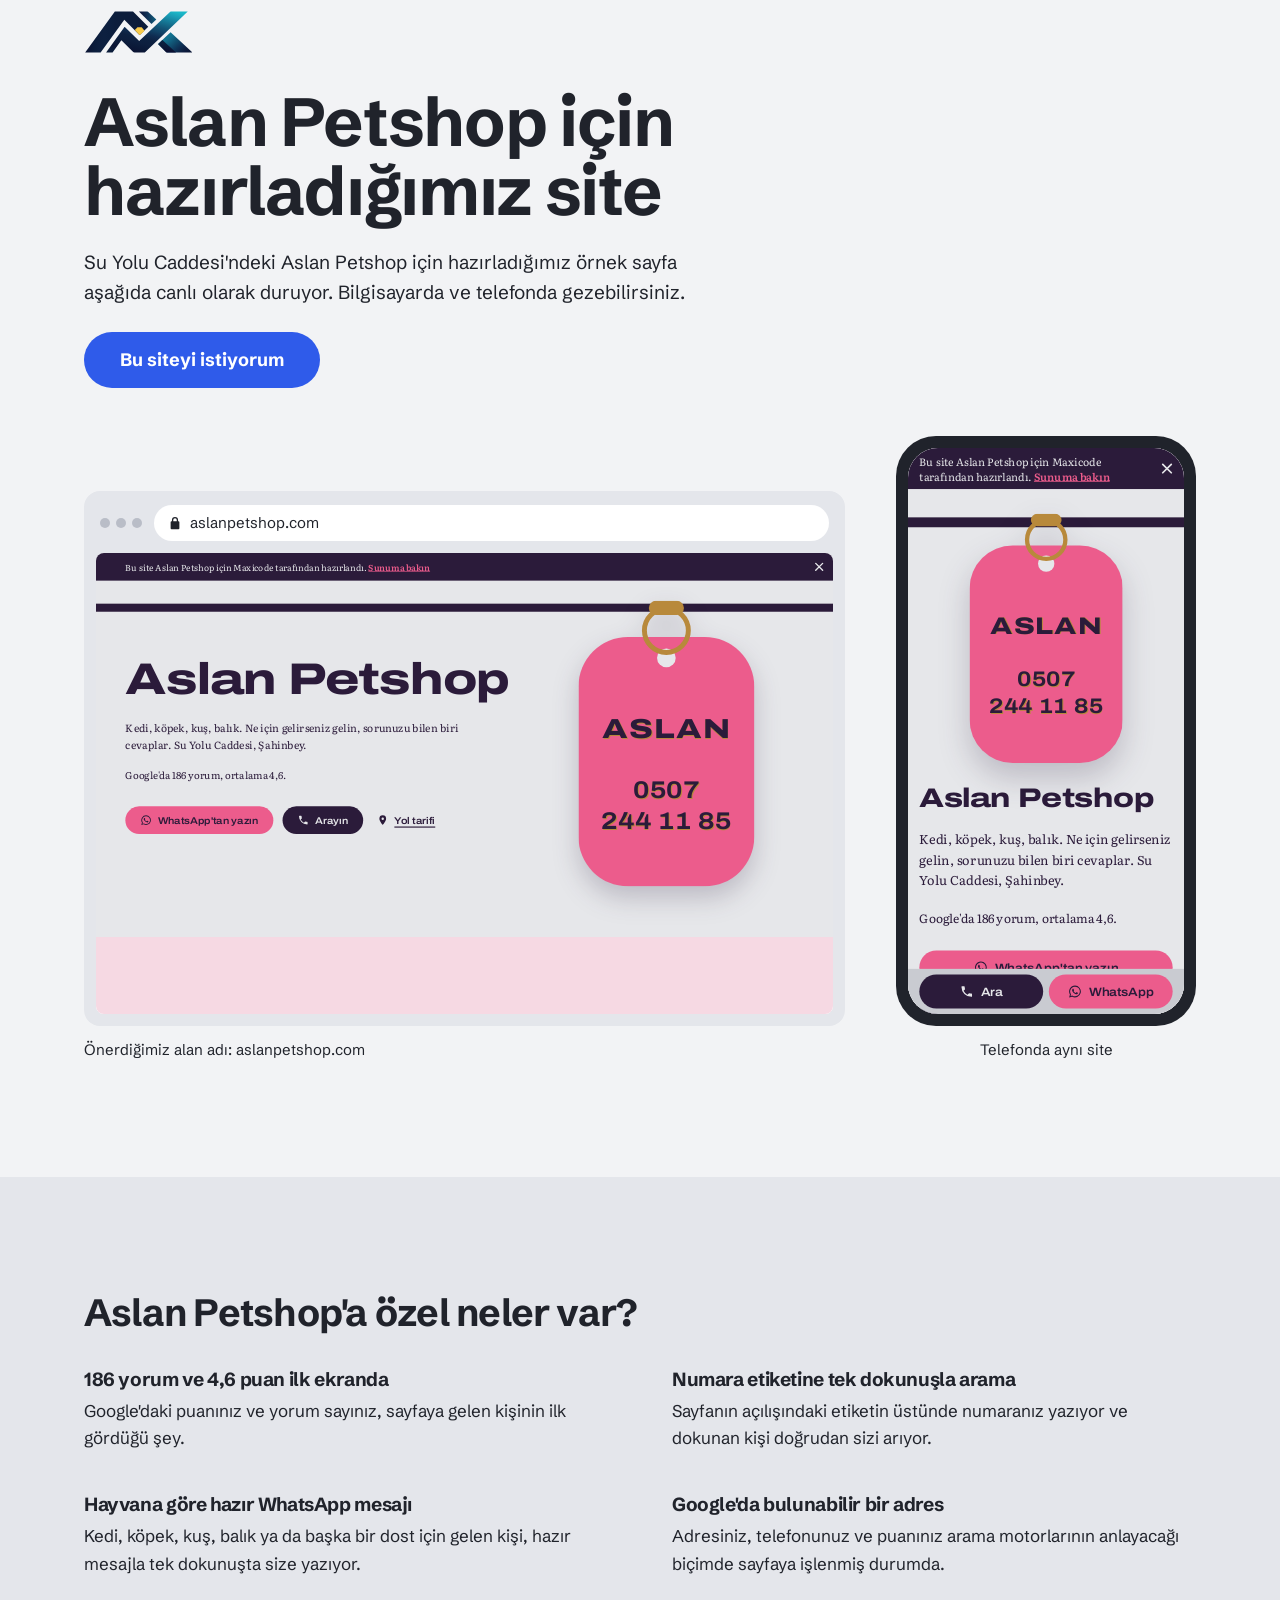
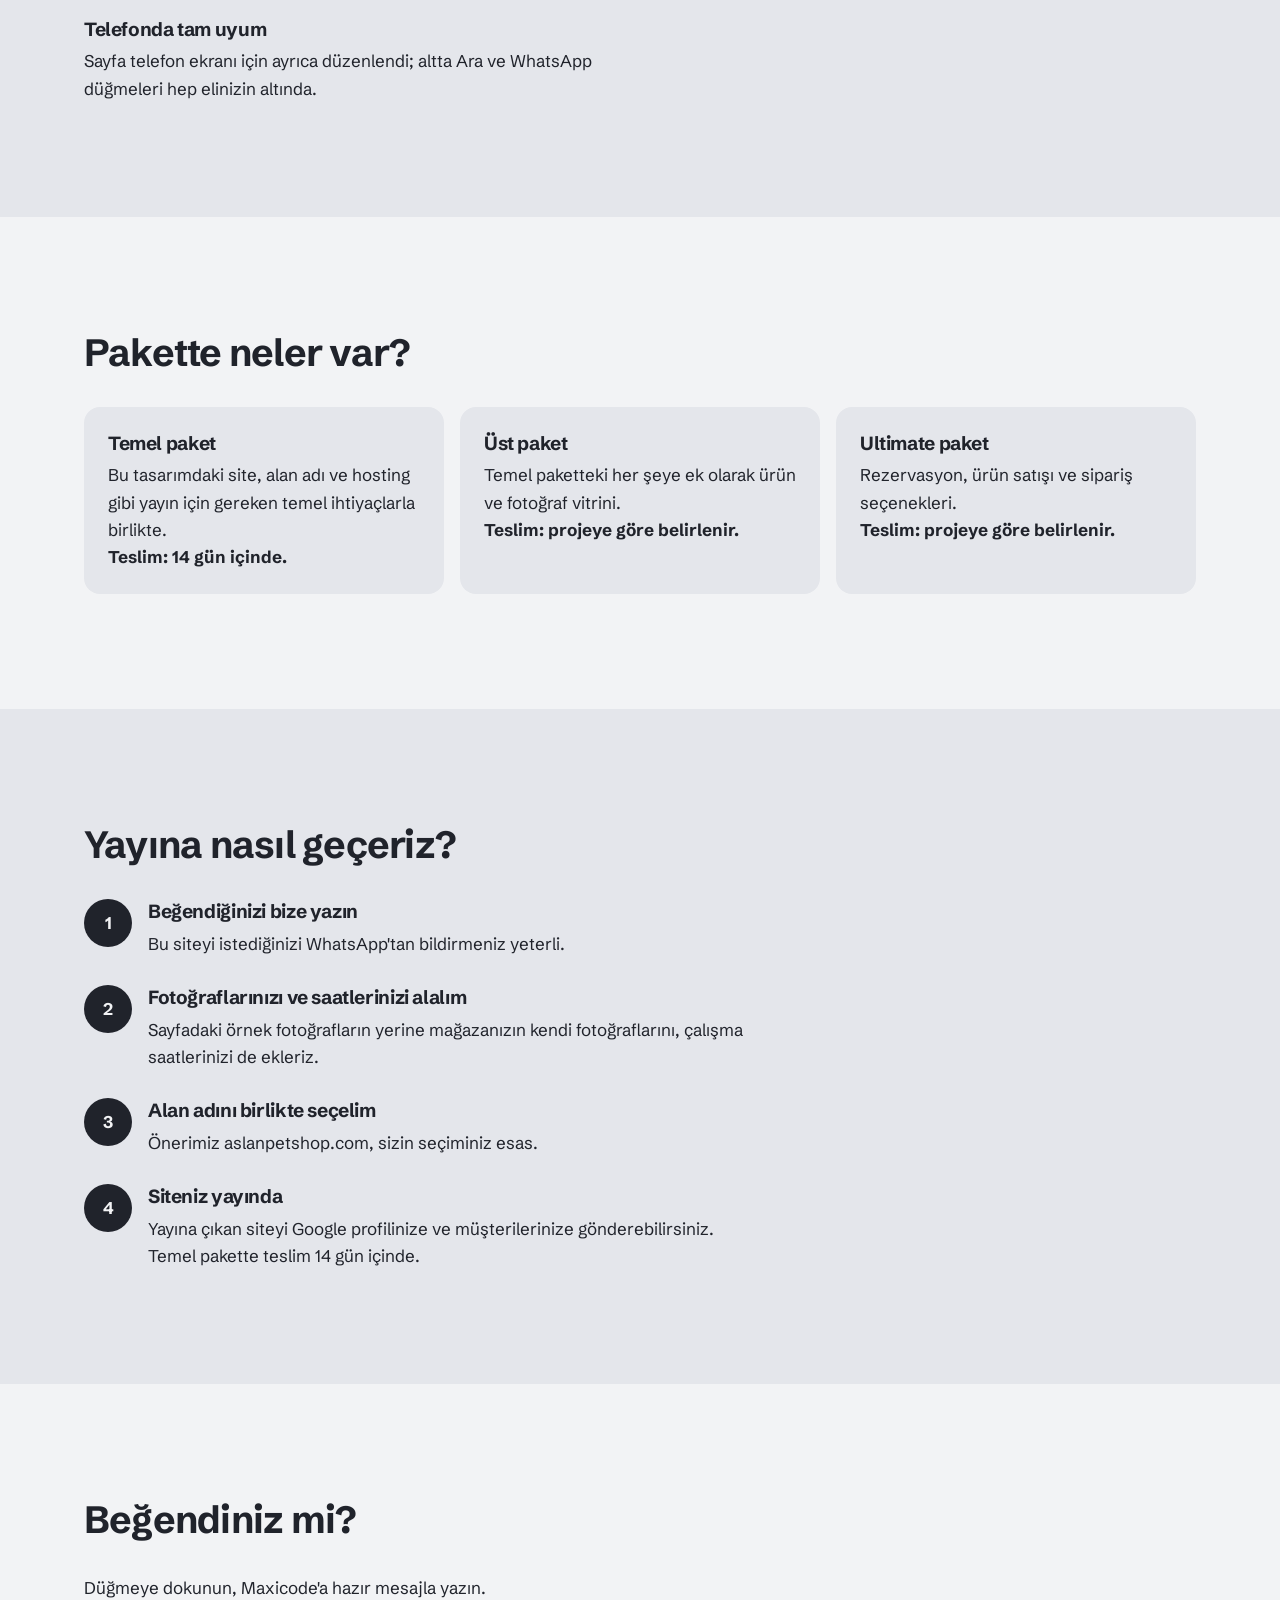
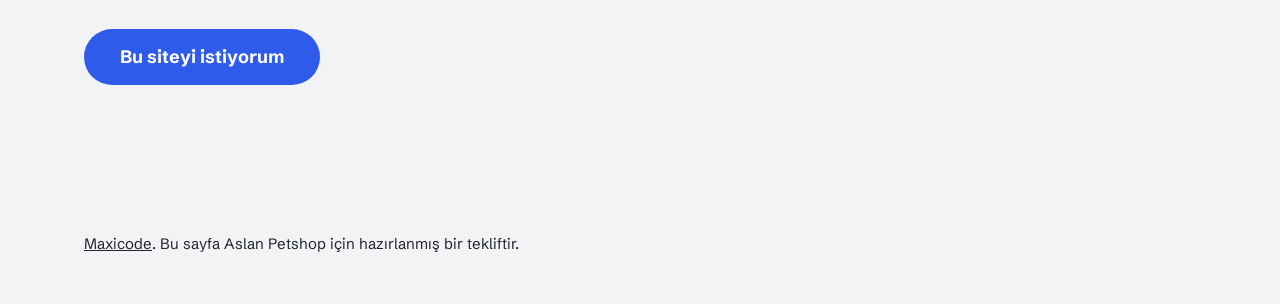
<file: aslan-petshop/sunum/index.html>
<!doctype html>
<html lang="tr">
<head>
<meta charset="utf-8">
<meta name="viewport" content="width=device-width, initial-scale=1">
<title>Aslan Petshop için hazırladığımız site | Maxicode</title>
<meta name="description" content="Maxicode'un Aslan Petshop için hazırladığı örnek web sitesi ve yayına geçiş adımları.">
<meta name="robots" content="noindex,nofollow">
<link rel="icon" href="data:image/svg+xml,%3Csvg xmlns='http://www.w3.org/2000/svg' viewBox='0 0 64 64'%3E%3Crect width='64' height='64' rx='14' fill='%2320232B'/%3E%3Cpath d='M16 46V18h6l10 16 10-16h6v28h-6V29L32 44 22 29v17z' fill='%23F2F3F5'/%3E%3C/svg%3E">
<link rel="preconnect" href="https://fonts.googleapis.com">
<link rel="preconnect" href="https://fonts.gstatic.com" crossorigin>
<link rel="stylesheet" href="https://fonts.googleapis.com/css2?family=Schibsted+Grotesk:wght@400;700&display=swap">
<style>
:root{--bg:#F2F3F5;--ink:#20232B;--mid:#E4E6EB;--blue:#2F5BEA;--muted:#20232B;--gut:clamp(16px,5vw,72px)}
*{box-sizing:border-box;margin:0}
html{scroll-behavior:smooth}
body{background:var(--bg);color:var(--ink);font:400 1.0625rem/1.6 'Schibsted Grotesk',system-ui,sans-serif;overflow-x:hidden}
img,svg,iframe{display:block}
img,svg{max-width:100%}
a{color:inherit}
:focus-visible{outline:3px solid var(--ink);outline-offset:3px}
.wrap{max-width:1240px;margin-inline:auto;padding-inline:var(--gut)}
h1,h2,h3{font-weight:700;letter-spacing:-.02em;text-wrap:balance}
h1{font-size:clamp(2.25rem,5.4vw,4.25rem);line-height:1.02;margin-bottom:20px}
h2{font-size:clamp(1.625rem,3vw,2.375rem);line-height:1.12;margin-bottom:32px}
h3{font-size:1.1875rem;line-height:1.3;margin-bottom:6px}
p{max-width:60ch}
.top{display:flex;align-items:center;min-height:64px}
.mark{font-weight:700;font-size:1.25rem;letter-spacing:-.02em;text-decoration:none}
.sec{padding-block:clamp(56px,9vw,120px)}
.open{padding-top:24px}
.open p.lead{font-size:1.1875rem;color:var(--muted);margin-bottom:0;max-width:52ch}
.stage{display:grid;grid-template-columns:minmax(0,1fr) 300px;gap:clamp(24px,4vw,64px);align-items:end;margin-top:48px}
.frame{background:var(--mid);border-radius:16px;padding:12px}
.bar{display:flex;align-items:center;gap:12px;padding:2px 4px 12px}
.dots{display:flex;gap:6px}
.dots i{width:10px;height:10px;border-radius:50%;background:#B9BDC7}
.addr{flex:1;display:flex;align-items:center;gap:8px;background:#fff;border-radius:999px;padding:6px 14px;font-size:.9375rem;min-height:32px}
.addr svg{width:14px;height:14px;flex:none}
.view{overflow:hidden;border-radius:8px;background:#fff;position:relative}
.view iframe{max-width:none;border:0;width:1280px;height:800px;transform-origin:0 0;background:#fff}
.phone{background:var(--ink);border-radius:40px;padding:12px;width:300px}
.phone .view{border-radius:30px}
.phone iframe{width:390px;height:800px}
.cap{font-size:.9375rem;color:var(--muted);margin-top:12px}

.ben{display:grid;grid-template-columns:repeat(2,minmax(0,1fr));gap:40px clamp(24px,5vw,80px)}
.ben li{list-style:none}
.ben p{color:var(--muted)}
.soft{background:var(--mid)}
.pack{display:grid;grid-template-columns:repeat(3,minmax(0,1fr));gap:16px}
.pack div{background:var(--mid);border-radius:16px;padding:24px}
.pack p{color:var(--muted)}
.steps{counter-reset:s;display:grid;gap:28px;max-width:720px;padding:0}
.steps li{list-style:none;display:grid;grid-template-columns:48px 1fr;gap:16px;align-items:start}
.steps li::before{counter-increment:s;content:counter(s);width:48px;height:48px;border-radius:50%;background:var(--ink);color:var(--bg);display:grid;place-items:center;font-weight:700}
.steps p{color:var(--muted)}
.cta{text-align:left}
.go{display:inline-flex;align-items:center;justify-content:center;min-height:56px;padding:0 36px;border-radius:999px;background:var(--blue);color:#fff;font:700 1.125rem/1 'Schibsted Grotesk',system-ui,sans-serif;text-decoration:none}
.go:hover{filter:brightness(.92)}
.go:focus-visible{outline-color:var(--ink)}
.cta p{margin-bottom:28px;color:var(--muted)}
footer{padding-block:32px 48px;font-size:.9375rem;color:var(--muted)}
@media(max-width:900px){
  .stage{grid-template-columns:minmax(0,1fr);align-items:start}
  .phone{justify-self:center;max-width:100%}
  .ben,.pack{grid-template-columns:minmax(0,1fr)}
}
@media(prefers-reduced-motion:reduce){html{scroll-behavior:auto}*{transition:none!important;animation:none!important}}
</style>
</head>
<body>
<header class="wrap top"><a class="mark" href="https://maxicode.com.tr" target="_blank" rel="noopener noreferrer"><img src="maxicode-logo.svg" alt="Maxicode" width="110" height="44" style="display:block;height:44px;width:auto"></a></header>

<main id="top">
<section class="wrap sec open" aria-labelledby="h1">
  <h1 id="h1">Aslan Petshop için hazırladığımız site</h1>
  <p class="lead">Su Yolu Caddesi'ndeki Aslan Petshop için hazırladığımız örnek sayfa aşağıda canlı olarak duruyor. Bilgisayarda ve telefonda gezebilirsiniz.</p>
  <p style="margin-top:24px"><a class="go" href="https://wa.me/905343522058?text=Merhaba%20Maxicode%2C%20Aslan%20Petshop%20i%C3%A7in%20haz%C4%B1rlad%C4%B1%C4%9F%C4%B1n%C4%B1z%20siteyi%20inceledim.%20Bu%20siteyi%20istiyorum%2C%20detaylar%C4%B1%20konu%C5%9Fal%C4%B1m." target="_blank" rel="noopener noreferrer">Bu siteyi istiyorum</a></p>

  <div class="stage">
    <div>
      <div class="frame">
        <div class="bar"><div class="dots" aria-hidden="true"><i></i><i></i><i></i></div>
          <div class="addr"><svg viewBox="0 0 16 16" aria-hidden="true"><path fill="currentColor" d="M8 1a3.5 3.5 0 0 0-3.5 3.5V6H4a1 1 0 0 0-1 1v7a1 1 0 0 0 1 1h8a1 1 0 0 0 1-1V7a1 1 0 0 0-1-1h-.5V4.5A3.5 3.5 0 0 0 8 1zm-2 3.5a2 2 0 1 1 4 0V6H6z"/></svg>aslanpetshop.com</div></div>
        <div class="view" data-base="1280" data-h="800"><iframe src="../site/index.html" title="Aslan Petshop sitesi, bilgisayar görünümü" loading="lazy"></iframe></div>
      </div>
      <p class="cap">Önerdiğimiz alan adı: aslanpetshop.com</p>
    </div>
    <div>
      <div class="phone"><div class="view" data-base="390" data-h="800"><iframe src="../site/index.html" title="Aslan Petshop sitesi, telefon görünümü" loading="lazy"></iframe></div></div>
      <p class="cap" style="text-align:center">Telefonda aynı site</p>
    </div>
  </div>
</section>

<section class="soft sec" aria-labelledby="h-fayda">
  <div class="wrap">
    <h2 id="h-fayda">Aslan Petshop'a özel neler var?</h2>
    <ul class="ben" style="padding:0">
      <li><h3>186 yorum ve 4,6 puan ilk ekranda</h3><p>Google'daki puanınız ve yorum sayınız, sayfaya gelen kişinin ilk gördüğü şey.</p></li>
      <li><h3>Numara etiketine tek dokunuşla arama</h3><p>Sayfanın açılışındaki etiketin üstünde numaranız yazıyor ve dokunan kişi doğrudan sizi arıyor.</p></li>
      <li><h3>Hayvana göre hazır WhatsApp mesajı</h3><p>Kedi, köpek, kuş, balık ya da başka bir dost için gelen kişi, hazır mesajla tek dokunuşta size yazıyor.</p></li>
      <li><h3>Google'da bulunabilir bir adres</h3><p>Adresiniz, telefonunuz ve puanınız arama motorlarının anlayacağı biçimde sayfaya işlenmiş durumda.</p></li>
      <li><h3>Telefonda tam uyum</h3><p>Sayfa telefon ekranı için ayrıca düzenlendi; altta Ara ve WhatsApp düğmeleri hep elinizin altında.</p></li>
    </ul>
  </div>
</section>

<section class="wrap sec" aria-labelledby="h-paket">
  <h2 id="h-paket">Pakette neler var?</h2>
  <div class="pack">
    <div><h3>Temel paket</h3><p>Bu tasarımdaki site, alan adı ve hosting gibi yayın için gereken temel ihtiyaçlarla birlikte.</p><p><strong>Teslim: 14 gün içinde.</strong></p></div>
    <div><h3>Üst paket</h3><p>Temel paketteki her şeye ek olarak ürün ve fotoğraf vitrini.</p><p><strong>Teslim: projeye göre belirlenir.</strong></p></div>
    <div><h3>Ultimate paket</h3><p>Rezervasyon, ürün satışı ve sipariş seçenekleri.</p><p><strong>Teslim: projeye göre belirlenir.</strong></p></div>
  </div>
</section>

<section class="soft sec" aria-labelledby="h-adim">
  <div class="wrap">
    <h2 id="h-adim">Yayına nasıl geçeriz?</h2>
    <ol class="steps">
      <li><div><h3>Beğendiğinizi bize yazın</h3><p>Bu siteyi istediğinizi WhatsApp'tan bildirmeniz yeterli.</p></div></li>
      <li><div><h3>Fotoğraflarınızı ve saatlerinizi alalım</h3><p>Sayfadaki örnek fotoğrafların yerine mağazanızın kendi fotoğraflarını, çalışma saatlerinizi de ekleriz.</p></div></li>
      <li><div><h3>Alan adını birlikte seçelim</h3><p>Önerimiz aslanpetshop.com, sizin seçiminiz esas.</p></div></li>
      <li><div><h3>Siteniz yayında</h3><p>Yayına çıkan siteyi Google profilinize ve müşterilerinize gönderebilirsiniz. Temel pakette teslim 14 gün içinde.</p></div></li>
    </ol>
  </div>
</section>

<section class="wrap sec cta" aria-labelledby="h-istek">
  <h2 id="h-istek">Beğendiniz mi?</h2>
  <p>Düğmeye dokunun, Maxicode'a hazır mesajla yazın.</p>
  <a class="go" href="https://wa.me/905343522058?text=Merhaba%20Maxicode%2C%20Aslan%20Petshop%20i%C3%A7in%20haz%C4%B1rlad%C4%B1%C4%9F%C4%B1n%C4%B1z%20siteyi%20inceledim.%20Bu%20siteyi%20istiyorum%2C%20detaylar%C4%B1%20konu%C5%9Fal%C4%B1m." target="_blank" rel="noopener noreferrer">Bu siteyi istiyorum</a>
</section>
</main>

<footer class="wrap"><a href="https://maxicode.com.tr" target="_blank" rel="noopener noreferrer">Maxicode</a>. Bu sayfa Aslan Petshop için hazırlanmış bir tekliftir.</footer>

<script>
(function(){
  function fit(){
    [].forEach.call(document.querySelectorAll('.view'),function(v){
      var b=+v.dataset.base,h=+v.dataset.h,s=v.clientWidth/b;
      v.firstElementChild.style.transform='scale('+s+')';
      v.style.height=(h*s)+'px';
    });
  }
  fit();
  window.addEventListener('resize',fit);
  window.addEventListener('load',fit);
})();
</script>
</body>
</html>
</file>
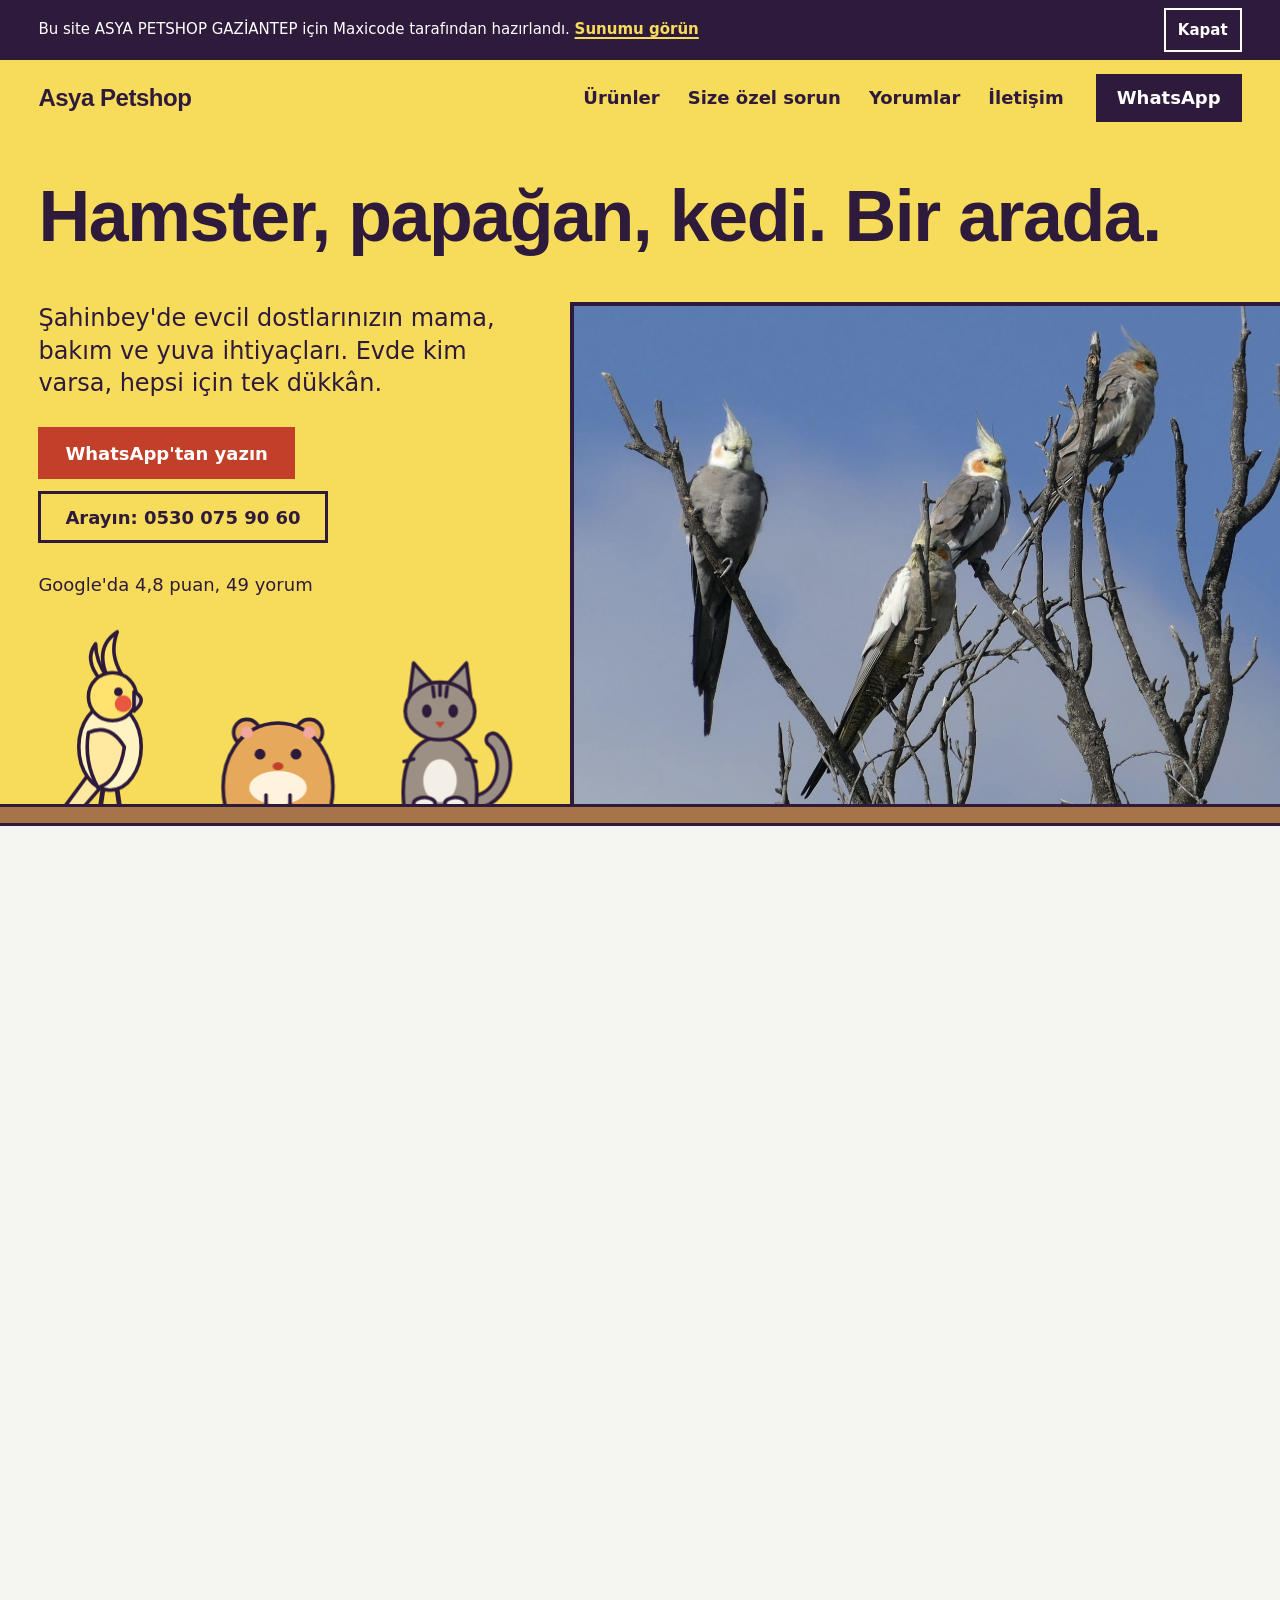
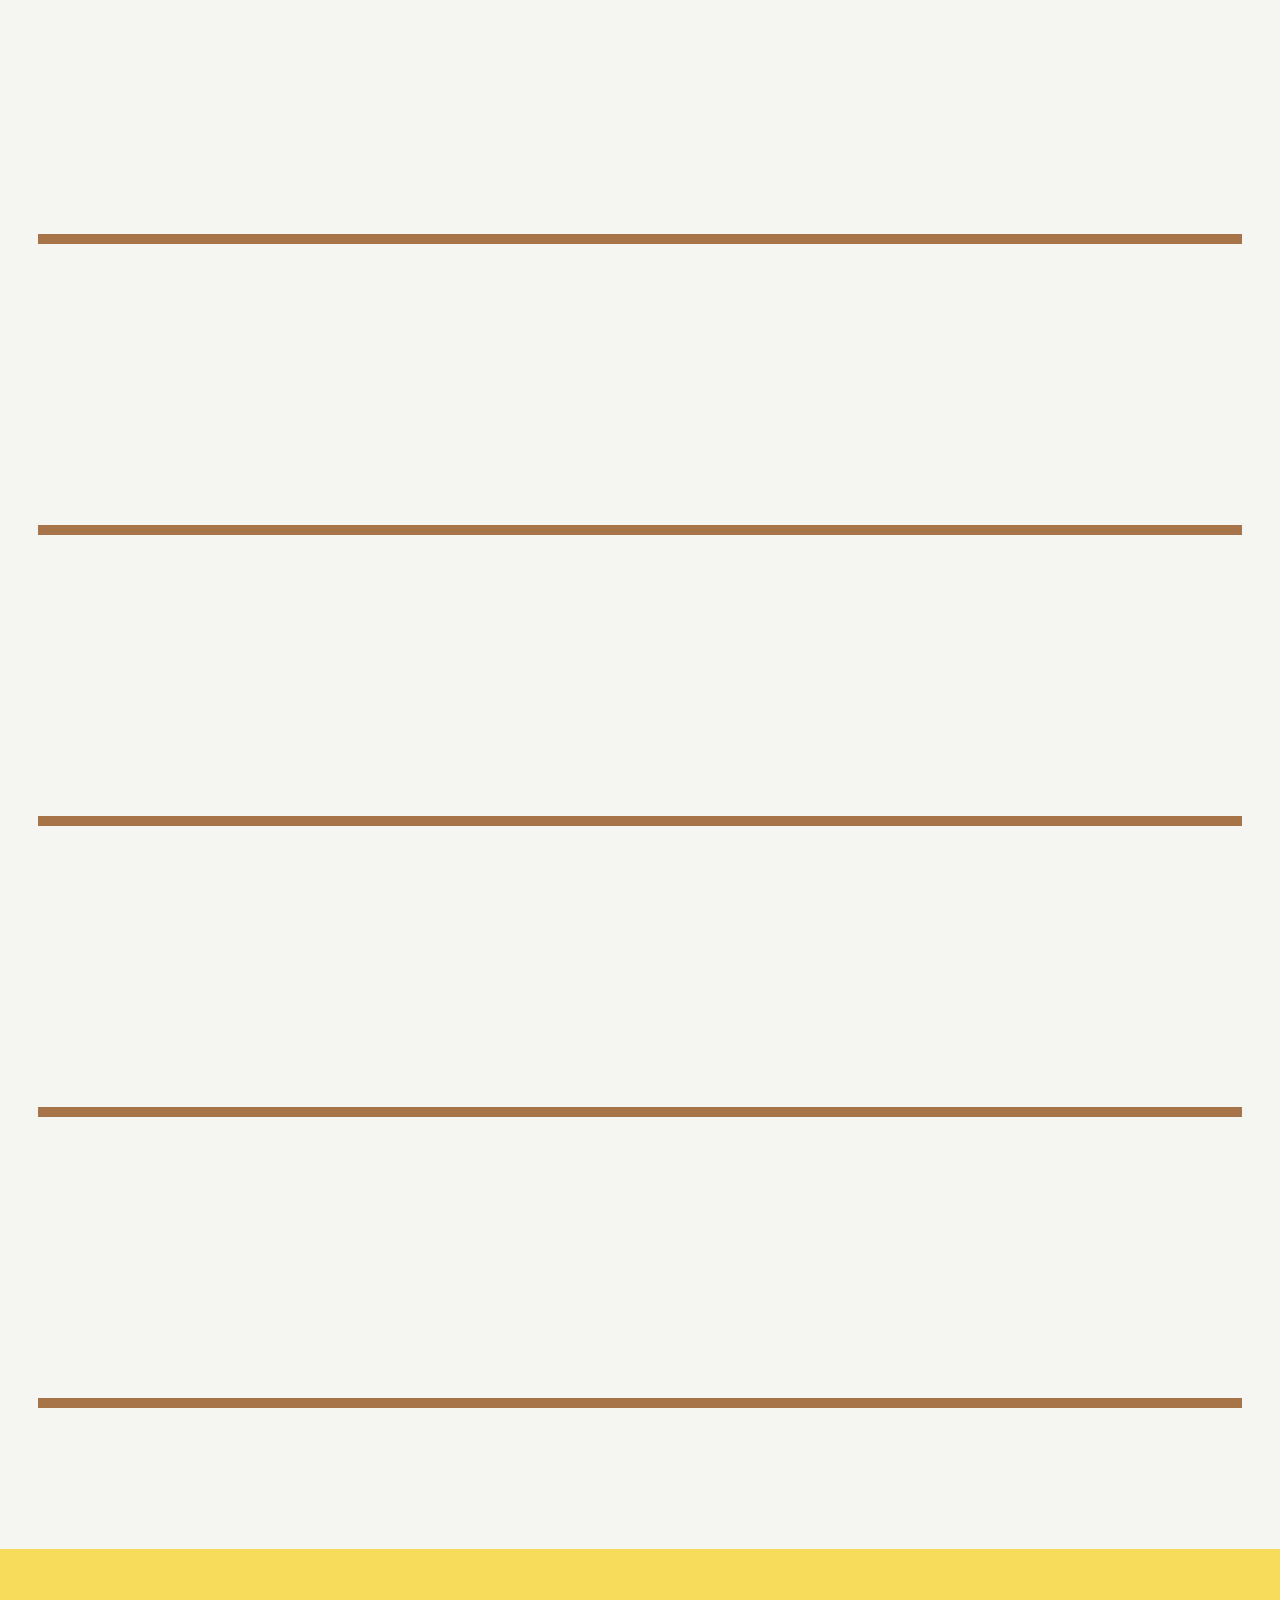
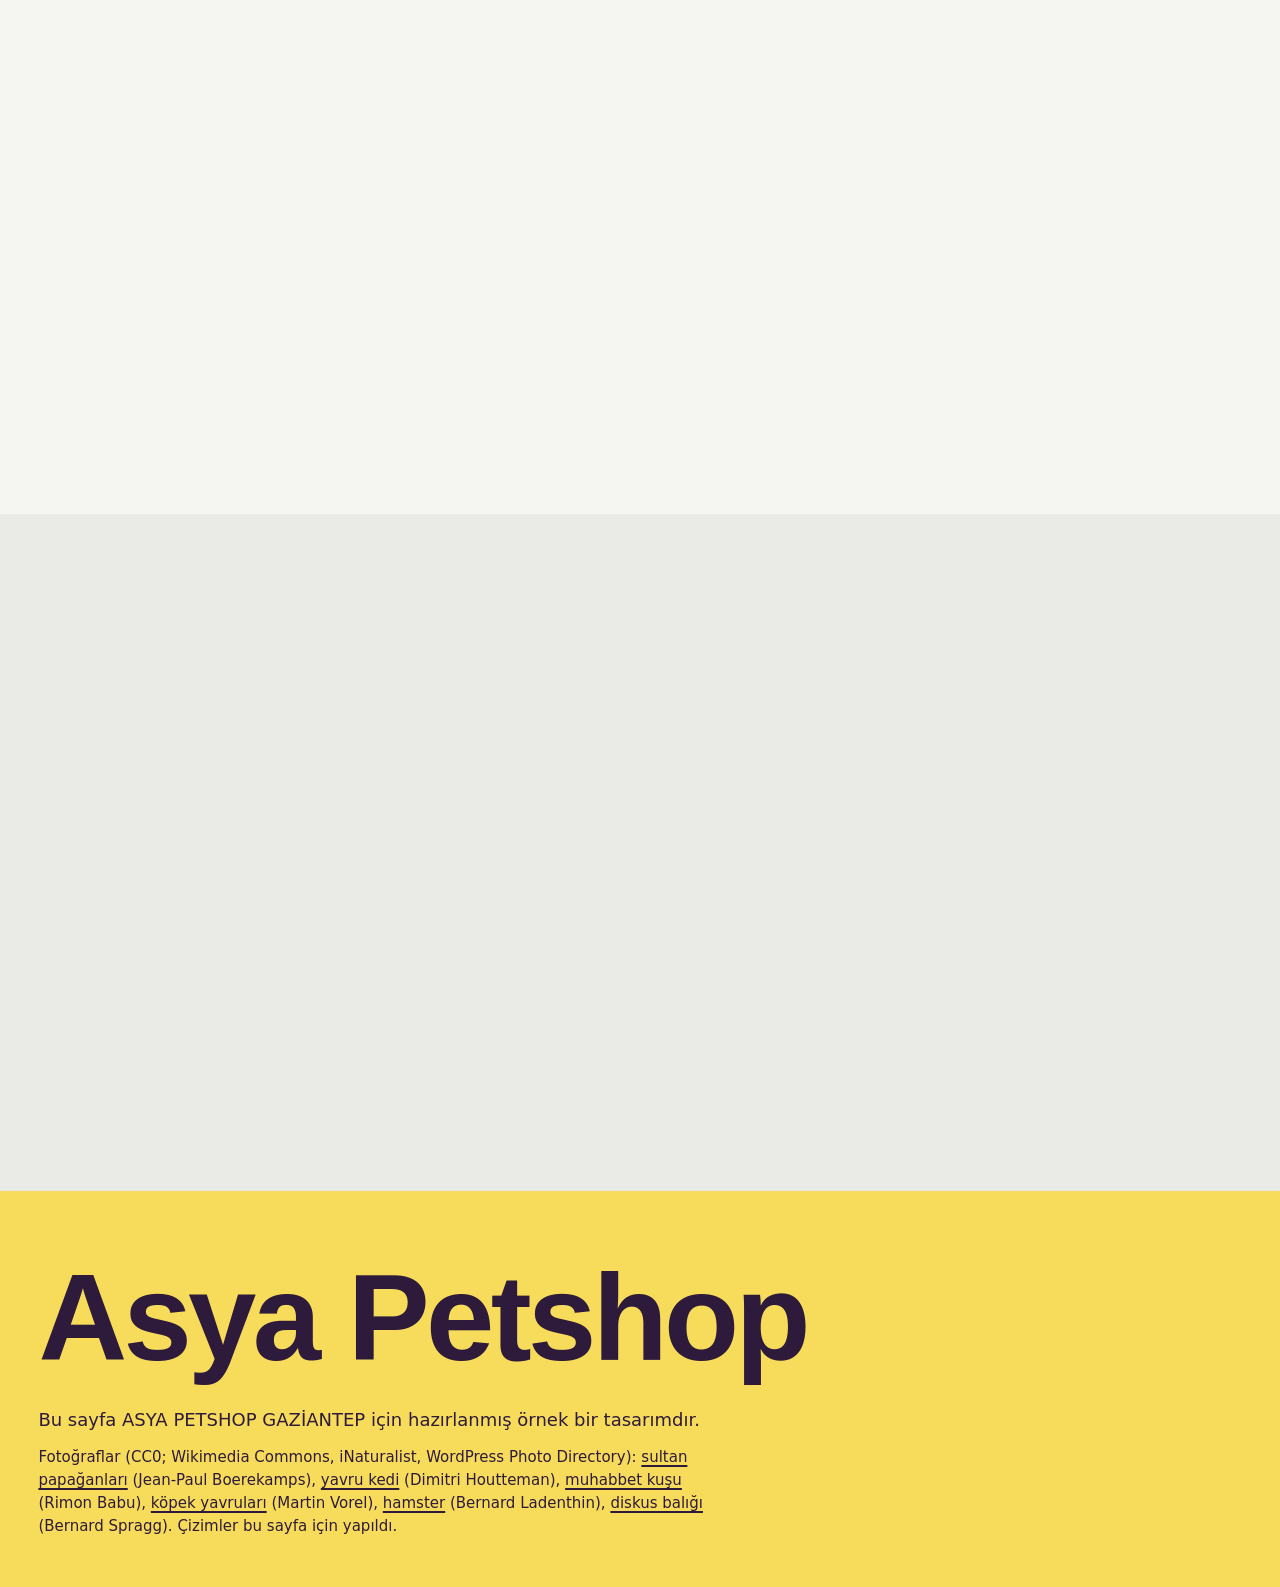
<file: asya-petshop-gaziantep/site/index.html>
<!doctype html>
<html lang="tr">
<head>
<meta charset="utf-8">
<meta name="viewport" content="width=device-width, initial-scale=1">
<meta http-equiv="Content-Security-Policy" content="default-src 'none'; script-src 'self'; style-src 'self' https://fonts.googleapis.com; font-src https://fonts.gstatic.com; img-src 'self' data:; frame-src https://maps.google.com https://www.google.com; base-uri 'none'; form-action 'none'">
<meta name="referrer" content="strict-origin-when-cross-origin">
<meta name="robots" content="noindex,nofollow">
<title>Asya Petshop Gaziantep | Kedi, kuş, kemirgen ve balık için her şey</title>
<meta name="description" content="Şahinbey, Gaziantep'te evcil dostlarınızın mama, bakım ve yuva ihtiyaçları. Google'da 4,8 puan, 49 yorum. WhatsApp'tan yazın ya da arayın.">
<meta property="og:type" content="website">
<meta property="og:locale" content="tr_TR">
<meta property="og:title" content="Asya Petshop Gaziantep: hamster, papağan, kedi. Bir arada.">
<meta property="og:description" content="Şahinbey'de evcil dostlarınızın mama, bakım ve yuva ihtiyaçları. Google'da 4,8 puan, 49 yorum.">
<meta property="og:image" content="https://hhyalcin.github.io/web-onizleme/asya-petshop-gaziantep/site/og.png">
<meta property="og:url" content="https://hhyalcin.github.io/web-onizleme/asya-petshop-gaziantep/site/">
<meta property="og:image:width" content="1200">
<meta property="og:image:height" content="630">
<meta name="twitter:card" content="summary_large_image">
<link rel="icon" href="data:image/svg+xml,%3Csvg xmlns='http://www.w3.org/2000/svg' viewBox='0 0 64 64'%3E%3Crect width='64' height='64' fill='%23F7DC5C'/%3E%3Crect x='4' y='48' width='56' height='9' rx='4' fill='%23A7744A' stroke='%232E1A3B' stroke-width='3'/%3E%3Cellipse cx='32' cy='34' rx='12' ry='14' fill='%23FFF3C4' stroke='%232E1A3B' stroke-width='3'/%3E%3Ccircle cx='33' cy='20' r='9' fill='%23FFE36E' stroke='%232E1A3B' stroke-width='3'/%3E%3Ccircle cx='37' cy='23' r='3' fill='%23E8573F'/%3E%3C/svg%3E">
<link rel="preconnect" href="https://fonts.googleapis.com">
<link rel="preconnect" href="https://fonts.gstatic.com" crossorigin>
<link rel="stylesheet" href="https://fonts.googleapis.com/css2?family=Archivo:wdth,wght@125,800&amp;family=Schibsted+Grotesk:wght@400;600&amp;display=swap">
<link rel="stylesheet" href="style.css">
<script src="app.js"></script>
<script type="application/ld+json">
{
  "@context": "https://schema.org",
  "@type": "PetStore",
  "name": "ASYA PETSHOP GAZİANTEP",
  "telephone": "+905300759060",
  "image": "https://hhyalcin.github.io/web-onizleme/asya-petshop-gaziantep/site/og.png",
  "address": {
    "@type": "PostalAddress",
    "streetAddress": "60. Yıl, 78010. Sk. No:1 D:B",
    "postalCode": "27300",
    "addressLocality": "Şahinbey",
    "addressRegion": "Gaziantep",
    "addressCountry": "TR"
  },
  "aggregateRating": {
    "@type": "AggregateRating",
    "ratingValue": "4.8",
    "reviewCount": "49",
    "bestRating": "5"
  }
}
</script>
</head>
<body>

<!-- Çizim hayvanlar: tünek üstünde oturan karakterler, alt kenar = tünek -->
<svg width="0" height="0" class="defs" aria-hidden="true" focusable="false">
  <defs>
    <symbol id="a-kus" viewBox="0 0 120 150" overflow="visible">
      <g stroke="#2E1A3B" stroke-width="3" stroke-linejoin="round" stroke-linecap="round">
        <polygon points="50,112 22,150 38,150 64,120" fill="#FFE9A0"/>
        <ellipse cx="60" cy="100" rx="26" ry="36" fill="#FFF3C4"/>
        <path d="M58 42 C50 24 54 12 66 4 C61 18 63 28 70 40" fill="#FFE36E"/>
        <path d="M52 44 C42 32 42 22 48 14 C48 26 52 34 58 42" fill="#FFE36E"/>
        <circle cx="62" cy="58" r="20" fill="#FFE36E"/>
        <path d="M80 54 Q92 60 80 70 Z" fill="#D9CBB8"/>
        <path d="M42 88 Q60 80 72 100 Q68 128 50 134 Q38 112 42 88 Z" fill="#FFE9A0"/>
        <line x1="54" y1="136" x2="52" y2="150" stroke-width="4"/>
        <line x1="66" y1="136" x2="68" y2="150" stroke-width="4"/>
      </g>
      <circle cx="71" cy="64" r="7" fill="#E8573F"/>
      <circle cx="67" cy="54" r="3.6" fill="#2E1A3B"/>
    </symbol>
    <symbol id="a-hamster" viewBox="0 0 120 150" overflow="visible">
      <g stroke="#2E1A3B" stroke-width="3" stroke-linejoin="round">
        <circle cx="34" cy="88" r="11" fill="#E6A85A"/>
        <circle cx="86" cy="88" r="11" fill="#E6A85A"/>
        <path d="M16 150 C8 110 30 80 60 80 C90 80 112 110 104 150 Z" fill="#E6A85A"/>
      </g>
      <circle cx="34" cy="88" r="5" fill="#F2A7A0"/>
      <circle cx="86" cy="88" r="5" fill="#F2A7A0"/>
      <ellipse cx="60" cy="134" rx="24" ry="14" fill="#FFF3DD"/>
      <circle cx="45" cy="106" r="4.5" fill="#2E1A3B"/>
      <circle cx="75" cy="106" r="4.5" fill="#2E1A3B"/>
      <ellipse cx="60" cy="116" rx="4.5" ry="3.2" fill="#C2402A"/>
      <g stroke="#2E1A3B" stroke-width="3" stroke-linecap="round"><line x1="50" y1="148" x2="50" y2="140"/><line x1="70" y1="148" x2="70" y2="140"/></g>
    </symbol>
    <symbol id="a-kedi" viewBox="0 0 120 150" overflow="visible">
      <path d="M90 146 C118 140 118 104 104 94" fill="none" stroke="#2E1A3B" stroke-width="14" stroke-linecap="round"/>
      <path d="M90 146 C118 140 118 104 104 94" fill="none" stroke="#9C8F84" stroke-width="8" stroke-linecap="round"/>
      <g stroke="#2E1A3B" stroke-width="3" stroke-linejoin="round">
        <path d="M30 150 C26 112 40 92 60 92 C80 92 94 112 90 150 Z" fill="#9C8F84"/>
        <polygon points="34,62 38,30 56,50" fill="#9C8F84"/>
        <polygon points="86,62 82,30 64,50" fill="#9C8F84"/>
        <ellipse cx="60" cy="70" rx="29" ry="24" fill="#9C8F84"/>
      </g>
      <ellipse cx="60" cy="128" rx="14" ry="18" fill="#F3EEE6"/>
      <g stroke="#2E1A3B" stroke-width="3" stroke-linecap="round"><line x1="54" y1="50" x2="55" y2="58"/><line x1="60" y1="48" x2="60" y2="57"/><line x1="66" y1="50" x2="65" y2="58"/><line x1="30" y1="112" x2="38" y2="110"/><line x1="90" y1="112" x2="82" y2="110"/></g>
      <ellipse cx="49" cy="70" rx="4" ry="5.5" fill="#2E1A3B"/>
      <ellipse cx="71" cy="70" rx="4" ry="5.5" fill="#2E1A3B"/>
      <polygon points="56,79 64,79 60,84" fill="#C2402A"/>
      <g stroke="#2E1A3B" stroke-width="3"><ellipse cx="47" cy="147" rx="9" ry="5" fill="#F3EEE6"/><ellipse cx="73" cy="147" rx="9" ry="5" fill="#F3EEE6"/></g>
    </symbol>
    <symbol id="a-kopek" viewBox="0 0 120 150" overflow="visible">
      <path d="M88 144 C110 136 110 112 100 104" fill="none" stroke="#2E1A3B" stroke-width="13" stroke-linecap="round"/>
      <path d="M88 144 C110 136 110 112 100 104" fill="none" stroke="#5A463C" stroke-width="7" stroke-linecap="round"/>
      <g stroke="#2E1A3B" stroke-width="3" stroke-linejoin="round">
        <path d="M28 150 C24 110 40 90 60 90 C80 90 96 110 92 150 Z" fill="#5A463C"/>
        <ellipse cx="60" cy="66" rx="26" ry="24" fill="#5A463C"/>
        <path d="M36 52 C20 56 22 84 30 92 C40 86 42 68 42 54 Z" fill="#33261F"/>
        <path d="M84 52 C100 56 98 84 90 92 C80 86 78 68 78 54 Z" fill="#33261F"/>
        <ellipse cx="60" cy="80" rx="13" ry="10" fill="#E8C9A0"/>
      </g>
      <ellipse cx="60" cy="126" rx="13" ry="18" fill="#E8C9A0"/>
      <ellipse cx="60" cy="75" rx="5.5" ry="4" fill="#2E1A3B"/>
      <circle cx="50" cy="62" r="5" fill="#FFFCF2"/><circle cx="51" cy="62" r="3" fill="#2E1A3B"/>
      <circle cx="70" cy="62" r="5" fill="#FFFCF2"/><circle cx="69" cy="62" r="3" fill="#2E1A3B"/>
      <g stroke="#2E1A3B" stroke-width="3"><ellipse cx="46" cy="147" rx="9" ry="5" fill="#E8C9A0"/><ellipse cx="74" cy="147" rx="9" ry="5" fill="#E8C9A0"/></g>
    </symbol>
    <symbol id="a-balik" viewBox="0 0 120 150" overflow="visible">
      <g stroke="#2E1A3B" stroke-width="3" stroke-linejoin="round">
        <path d="M30 150 L90 150 C110 128 110 96 86 84 L34 84 C10 96 10 128 30 150 Z" fill="#BFE3E8"/>
        <rect x="30" y="76" width="60" height="10" rx="5" fill="#FFFCF2"/>
        <polygon points="46,118 34,108 34,128" fill="#E8573F"/>
        <path d="M46 118 C54 104 72 104 80 118 C72 132 54 132 46 118 Z" fill="#E8573F"/>
      </g>
      <circle cx="70" cy="115" r="3" fill="#2E1A3B"/>
    </symbol>
  </defs>
</svg>

<div class="strip" role="region" aria-label="Önizleme bilgisi">
  <p>Bu site ASYA PETSHOP GAZİANTEP için Maxicode tarafından hazırlandı. <a href="../sunum/">Sunumu görün</a></p>
  <button type="button" class="strip-close" aria-label="Önizleme şeridini kapat">Kapat</button>
</div>

<header class="bar">
  <a class="wordmark" href="#top">Asya Petshop</a>
  <nav aria-label="Sayfa bölümleri">
    <a href="#raflar">Ürünler</a>
    <a href="#kimler">Size özel sorun</a>
    <a href="#yorumlar">Yorumlar</a>
    <a href="#iletisim">İletişim</a>
  </nav>
  <a class="btn btn-ink btn-sm" href="https://wa.me/905300759060?text=Merhaba%2C%20bilgi%20almak%20istiyorum." rel="noopener" target="_blank">WhatsApp</a>
</header>

<main id="top">

  <section class="hero" aria-labelledby="hero-title">
    <div class="wrap">
      <h1 id="hero-title" class="rise">Hamster, papağan, kedi. <span class="nb">Bir arada.</span></h1>
      <div class="hero-grid">
        <div class="hero-copy">
          <p class="lede rise">Şahinbey'de evcil dostlarınızın mama, bakım ve yuva ihtiyaçları. Evde kim varsa, hepsi için tek dükkân.</p>
          <div class="actions rise">
            <a class="btn btn-act" href="https://wa.me/905300759060?text=Merhaba%2C%20%C3%BCr%C3%BCnler%20hakk%C4%B1nda%20bilgi%20almak%20istiyorum." rel="noopener" target="_blank">WhatsApp'tan yazın</a>
            <a class="btn btn-line" href="tel:+905300759060">Arayın: 0530 075 90 60</a>
          </div>
          <p class="rating rise">Google'da 4,8 puan, 49 yorum</p>
          <svg class="perchers" viewBox="0 0 400 150" role="img" aria-label="Tünekte yan yana oturan sultan papağanı, hamster ve kedi çizimi">
            <use href="#a-kus" x="0" y="0" width="120" height="150" class="land" />
            <use href="#a-hamster" x="140" y="0" width="120" height="150" class="land" />
            <use href="#a-kedi" x="275" y="0" width="120" height="150" class="land" />
          </svg>
        </div>
        <figure class="frame hero-photo rise">
          <img src="assets/sultan-papagani.jpg" width="1400" height="1200" alt="Kuru dallarda yan yana tüneyen dört sultan papağanı" fetchpriority="high">
        </figure>
      </div>
    </div>
    <div class="perch" aria-hidden="true"></div>
  </section>

  <section class="quote" aria-labelledby="quote-title">
    <div class="wrap quote-grid">
      <div>
        <h2 id="quote-title" class="rise">Müşterimizin evi</h2>
        <blockquote class="rise">
          <p>Yıllardır alışveriş yaptığım tek mağaza. Hamster, papağan ve kedi sahiplendim. Bir arada yaşıyorlar.</p>
          <footer>Mehmet D., Google yorumu</footer>
        </blockquote>
        <p class="note rise">Farklı türler aynı evde mutlu yaşar; yeter ki her birinin yemi, yuvası ve bakımı doğru olsun. Biz de bunun için buradayız.</p>
      </div>
      <figure class="frame rise">
        <img src="assets/kedi.jpg" width="1400" height="932" alt="Kaldırım taşları arasında bir otla oynayan siyah beyaz yavru kedi" loading="lazy" decoding="async">
      </figure>
    </div>
  </section>

  <section class="shelves" id="raflar" aria-labelledby="raflar-title">
    <div class="wrap">
      <h2 id="raflar-title" class="rise">Her tür için ayrı raf</h2>
      <p class="sub rise">Ürünü sormak için gelmeniz gerekmez. Rafın yanındaki bağlantıdan WhatsApp'a yazın.</p>

      <article class="shelf">
        <img class="rise" src="assets/muhabbet-kusu.jpg" width="1047" height="1400" alt="Kafes içinde ahşap tünekte duran sarı yeşil muhabbet kuşu" loading="lazy" decoding="async">
        <div class="shelf-body">
          <h3 class="rise">Kuşlar</h3>
          <ul class="rise"><li>Yem karışımları</li><li>Kafes ve tünek</li><li>Kum ve mineral taşı</li><li>Oyuncak ve salıncak</li></ul>
        </div>
        <a class="ask rise" href="https://wa.me/905300759060?text=Merhaba%2C%20ku%C5%9F%20%C3%BCr%C3%BCnleri%20hakk%C4%B1nda%20bilgi%20almak%20istiyorum." rel="noopener" target="_blank">Kuş ürünlerini sorun</a>
      </article>

      <article class="shelf">
        <img class="rise" src="assets/kopekler.jpg" width="1400" height="1050" alt="Güneşte birbirine sokulup uyuyan üç köpek yavrusu" loading="lazy" decoding="async">
        <div class="shelf-body">
          <h3 class="rise">Kedi ve köpek</h3>
          <ul class="rise"><li>Kuru ve yaş mama</li><li>Kedi kumu</li><li>Tasma ve gezdirme</li><li>Tarak ve bakım</li></ul>
        </div>
        <a class="ask rise" href="https://wa.me/905300759060?text=Merhaba%2C%20kedi%20ve%20k%C3%B6pek%20%C3%BCr%C3%BCnleri%20hakk%C4%B1nda%20bilgi%20almak%20istiyorum." rel="noopener" target="_blank">Kedi ve köpek ürünlerini sorun</a>
      </article>

      <article class="shelf">
        <img class="rise" src="assets/hamster.jpg" width="1400" height="1050" alt="Salatalık dilimi kemiren bal rengi hamster" loading="lazy" decoding="async">
        <div class="shelf-body">
          <h3 class="rise">Kemirgenler</h3>
          <ul class="rise"><li>Talaş ve altlık</li><li>Yuva ve tekerlek</li><li>Yem ve kemirme taşı</li></ul>
        </div>
        <a class="ask rise" href="https://wa.me/905300759060?text=Merhaba%2C%20kemirgen%20%C3%BCr%C3%BCnleri%20hakk%C4%B1nda%20bilgi%20almak%20istiyorum." rel="noopener" target="_blank">Kemirgen ürünlerini sorun</a>
      </article>

      <article class="shelf">
        <img class="rise" src="assets/balik.jpg" width="1400" height="1012" alt="Akvaryum bitkileri önünde turuncu desenli diskus balığı" loading="lazy" decoding="async">
        <div class="shelf-body">
          <h3 class="rise">Akvaryum</h3>
          <ul class="rise"><li>Balık yemi</li><li>Su düzenleyici</li><li>Filtre ve bakım ürünleri</li></ul>
        </div>
        <a class="ask rise" href="https://wa.me/905300759060?text=Merhaba%2C%20akvaryum%20%C3%BCr%C3%BCnleri%20hakk%C4%B1nda%20bilgi%20almak%20istiyorum." rel="noopener" target="_blank">Akvaryum ürünlerini sorun</a>
      </article>
    </div>
  </section>

  <section class="picker" id="kimler" aria-labelledby="kimler-title">
    <div class="wrap picker-grid">
      <div>
        <h2 id="kimler-title" class="rise">Evinizde kimler bir arada?</h2>
        <p class="sub rise">Seçin, tüneğe otursunlar. Mesajınız hazır olsun, tek dokunuşla gönderin.</p>
        <div class="chips rise">
          <a class="chip" data-pet="kedi" href="https://wa.me/905300759060?text=Merhaba%2C%20evimde%20kedi%20var.%20Onun%20i%C3%A7in%20%C3%BCr%C3%BCnlere%20bakmak%20istiyorum." rel="noopener" target="_blank">Kedi</a>
          <a class="chip" data-pet="kopek" href="https://wa.me/905300759060?text=Merhaba%2C%20evimde%20k%C3%B6pek%20var.%20Onun%20i%C3%A7in%20%C3%BCr%C3%BCnlere%20bakmak%20istiyorum." rel="noopener" target="_blank">Köpek</a>
          <a class="chip" data-pet="kus" href="https://wa.me/905300759060?text=Merhaba%2C%20evimde%20ku%C5%9F%20var.%20Onun%20i%C3%A7in%20%C3%BCr%C3%BCnlere%20bakmak%20istiyorum." rel="noopener" target="_blank">Kuş</a>
          <a class="chip" data-pet="kemirgen" href="https://wa.me/905300759060?text=Merhaba%2C%20evimde%20kemirgen%20var.%20Onun%20i%C3%A7in%20%C3%BCr%C3%BCnlere%20bakmak%20istiyorum." rel="noopener" target="_blank">Kemirgen</a>
          <a class="chip" data-pet="balik" href="https://wa.me/905300759060?text=Merhaba%2C%20evimde%20bal%C4%B1k%20var.%20Onun%20i%C3%A7in%20%C3%BCr%C3%BCnlere%20bakmak%20istiyorum." rel="noopener" target="_blank">Balık</a>
        </div>
        <div class="send rise">
          <p class="msg" id="pick-msg" aria-live="polite">Merhaba, evcil hayvanım için ürünlere bakmak istiyorum.</p>
          <a class="btn btn-act" id="pick-cta" href="https://wa.me/905300759060?text=Merhaba%2C%20evcil%20hayvan%C4%B1m%20i%C3%A7in%20%C3%BCr%C3%BCnlere%20bakmak%20istiyorum." rel="noopener" target="_blank">Bu mesajı WhatsApp'tan gönderin</a>
        </div>
      </div>
      <svg class="stage rise" viewBox="0 0 640 196" role="img" aria-label="Seçtiğiniz hayvanlar tünekte yan yana oturur">
        <use href="#a-kedi" data-pet="kedi" x="8" y="20" width="120" height="150"/>
        <use href="#a-kopek" data-pet="kopek" x="134" y="20" width="120" height="150"/>
        <use href="#a-kus" data-pet="kus" x="260" y="20" width="120" height="150"/>
        <use href="#a-hamster" data-pet="kemirgen" x="386" y="20" width="120" height="150"/>
        <use href="#a-balik" data-pet="balik" x="512" y="20" width="120" height="150"/>
        <rect x="2" y="170" width="636" height="18" rx="9" fill="#A7744A" stroke="#2E1A3B" stroke-width="3"/>
      </svg>
    </div>
  </section>

  <section class="reviews" id="yorumlar" aria-labelledby="yorumlar-title">
    <div class="wrap">
      <h2 id="yorumlar-title" class="rise">Temiz, kaliteli, ilgili.</h2>
      <p class="sub rise">Google'da 49 yorum, ortalama 4,8 puan. Müşterilerimizin kendi sözleriyle:</p>
      <div class="review-grid">
        <blockquote class="big rise">
          <p>Uzun zamandır böyle ilgili bir petshop görmemiştim. Hem temizlik hem ürün kalitesi hem de hayvanlara olan ilgileri gerçekten çok iyi. Gönül rahatlığıyla öneririm.</p>
          <footer>Enes S.</footer>
        </blockquote>
        <div class="review-side">
          <blockquote class="rise">
            <p>Çok güzel ilgileniyorlar, fiyatları uygun, tavsiye ederim.</p>
            <footer>Umut D.</footer>
          </blockquote>
          <blockquote class="rise">
            <p>Hizmetleri ve kaliteli ürünleri için Asya Petshop'a sonsuz teşekkürler.</p>
            <footer>Atakan Ö.</footer>
          </blockquote>
          <a class="btn btn-yellow rise" href="https://www.google.com/maps/search/?api=1&amp;query=ASYA%20PETSHOP%20GAZ%C4%B0ANTEP&amp;query_place_id=ChIJ6UsAcXLhMRURlG9Msiw7Prk" rel="noopener" target="_blank">Tüm yorumları Google'da okuyun</a>
        </div>
      </div>
    </div>
  </section>

  <section class="faq" aria-labelledby="sss-title">
    <div class="wrap faq-grid">
      <div class="faq-head">
        <h2 id="sss-title" class="rise">Sık sorulanlar</h2>
        <svg class="faq-bird rise" viewBox="0 0 120 170" aria-hidden="true" focusable="false">
          <use href="#a-kus" x="0" y="0" width="120" height="150"/>
          <rect x="0" y="150" width="120" height="16" rx="8" fill="#A7744A" stroke="#2E1A3B" stroke-width="3"/>
        </svg>
      </div>
      <div class="faq-list">
        <details class="rise">
          <summary>Yavru kuş bulunuyor mu?</summary>
          <p>Canlı hayvan durumu zamana göre değişir. Aradığınız tür ve renk için WhatsApp'tan yazın, güncel durumu size söyleyelim.</p>
        </details>
        <details class="rise">
          <summary>Çalışma saatleriniz nedir?</summary>
          <p>Güncel saatler için lütfen arayın: <a href="tel:+905300759060">0530 075 90 60</a>.</p>
        </details>
        <details class="rise">
          <summary>Hangi hayvanlar için ürün var?</summary>
          <p>Kuş, kedi, köpek, kemirgen ve akvaryum balıkları için mama, yem, bakım ve yaşam alanı ürünleri. Aradığınız ürünü sormanız yeterli.</p>
        </details>
        <details class="rise">
          <summary>Gelmeden sorabilir miyim?</summary>
          <p>Evet. WhatsApp'tan ürünün adını ya da fotoğrafını gönderin, bilgi verelim.</p>
        </details>
      </div>
    </div>
  </section>

  <section class="contact" id="iletisim" aria-labelledby="iletisim-title">
    <div class="wrap contact-grid">
      <div>
        <h2 id="iletisim-title" class="rise">Gelin ya da yazın</h2>
        <address class="rise">60. Yıl, 78010. Sk. No:1 D:B<br>27300 Şahinbey / Gaziantep</address>
        <p class="rise">Saatler için arayın: <a href="tel:+905300759060">0530 075 90 60</a></p>
        <div class="actions rise">
          <a class="btn btn-act" href="https://wa.me/905300759060?text=Merhaba%2C%20bilgi%20almak%20istiyorum." rel="noopener" target="_blank">WhatsApp</a>
          <a class="btn btn-line" href="tel:+905300759060">Arayın</a>
          <a class="btn btn-line" href="https://www.google.com/maps/dir/?api=1&amp;destination=ASYA%20PETSHOP%20GAZ%C4%B0ANTEP&amp;destination_place_id=ChIJ6UsAcXLhMRURlG9Msiw7Prk" rel="noopener" target="_blank">Yol tarifi</a>
        </div>
      </div>
      <figure class="frame map rise">
        <iframe title="Asya Petshop Gaziantep haritada" src="https://maps.google.com/maps?q=ASYA%20PETSHOP%20GAZ%C4%B0ANTEP%2C%2060.%20Y%C4%B1l%2C%2078010.%20Sk.%20No%3A1%2C%20%C5%9Eahinbey%2C%20Gaziantep&amp;output=embed" loading="lazy" referrerpolicy="no-referrer-when-downgrade"></iframe>
      </figure>
    </div>
  </section>

</main>

<footer class="end">
  <div class="wrap">
    <p class="end-name">Asya Petshop</p>
    <p>Bu sayfa ASYA PETSHOP GAZİANTEP için hazırlanmış örnek bir tasarımdır.</p>
    <p class="credits">Fotoğraflar (CC0; Wikimedia Commons, iNaturalist, WordPress Photo Directory): <a href="https://www.inaturalist.org/photos/215504997" rel="noopener">sultan papağanları</a> (Jean-Paul Boerekamps), <a href="https://commons.wikimedia.org/w/index.php?curid=85952329" rel="noopener">yavru kedi</a> (Dimitri Houtteman), <a href="https://wordpress.org/photos/photo/703665961a/" rel="noopener">muhabbet kuşu</a> (Rimon Babu), <a href="https://commons.wikimedia.org/w/index.php?curid=74273509" rel="noopener">köpek yavruları</a> (Martin Vorel), <a href="https://commons.wikimedia.org/w/index.php?curid=15690260" rel="noopener">hamster</a> (Bernard Ladenthin), <a href="https://commons.wikimedia.org/w/index.php?curid=54918836" rel="noopener">diskus balığı</a> (Bernard Spragg). Çizimler bu sayfa için yapıldı.</p>
  </div>
</footer>

<div class="dock" aria-label="Hızlı iletişim">
  <a class="btn btn-act" href="https://wa.me/905300759060?text=Merhaba%2C%20bilgi%20almak%20istiyorum." rel="noopener" target="_blank">WhatsApp</a>
  <a class="btn btn-ink" href="tel:+905300759060">Arayın</a>
</div>

</body>
</html>
</file>
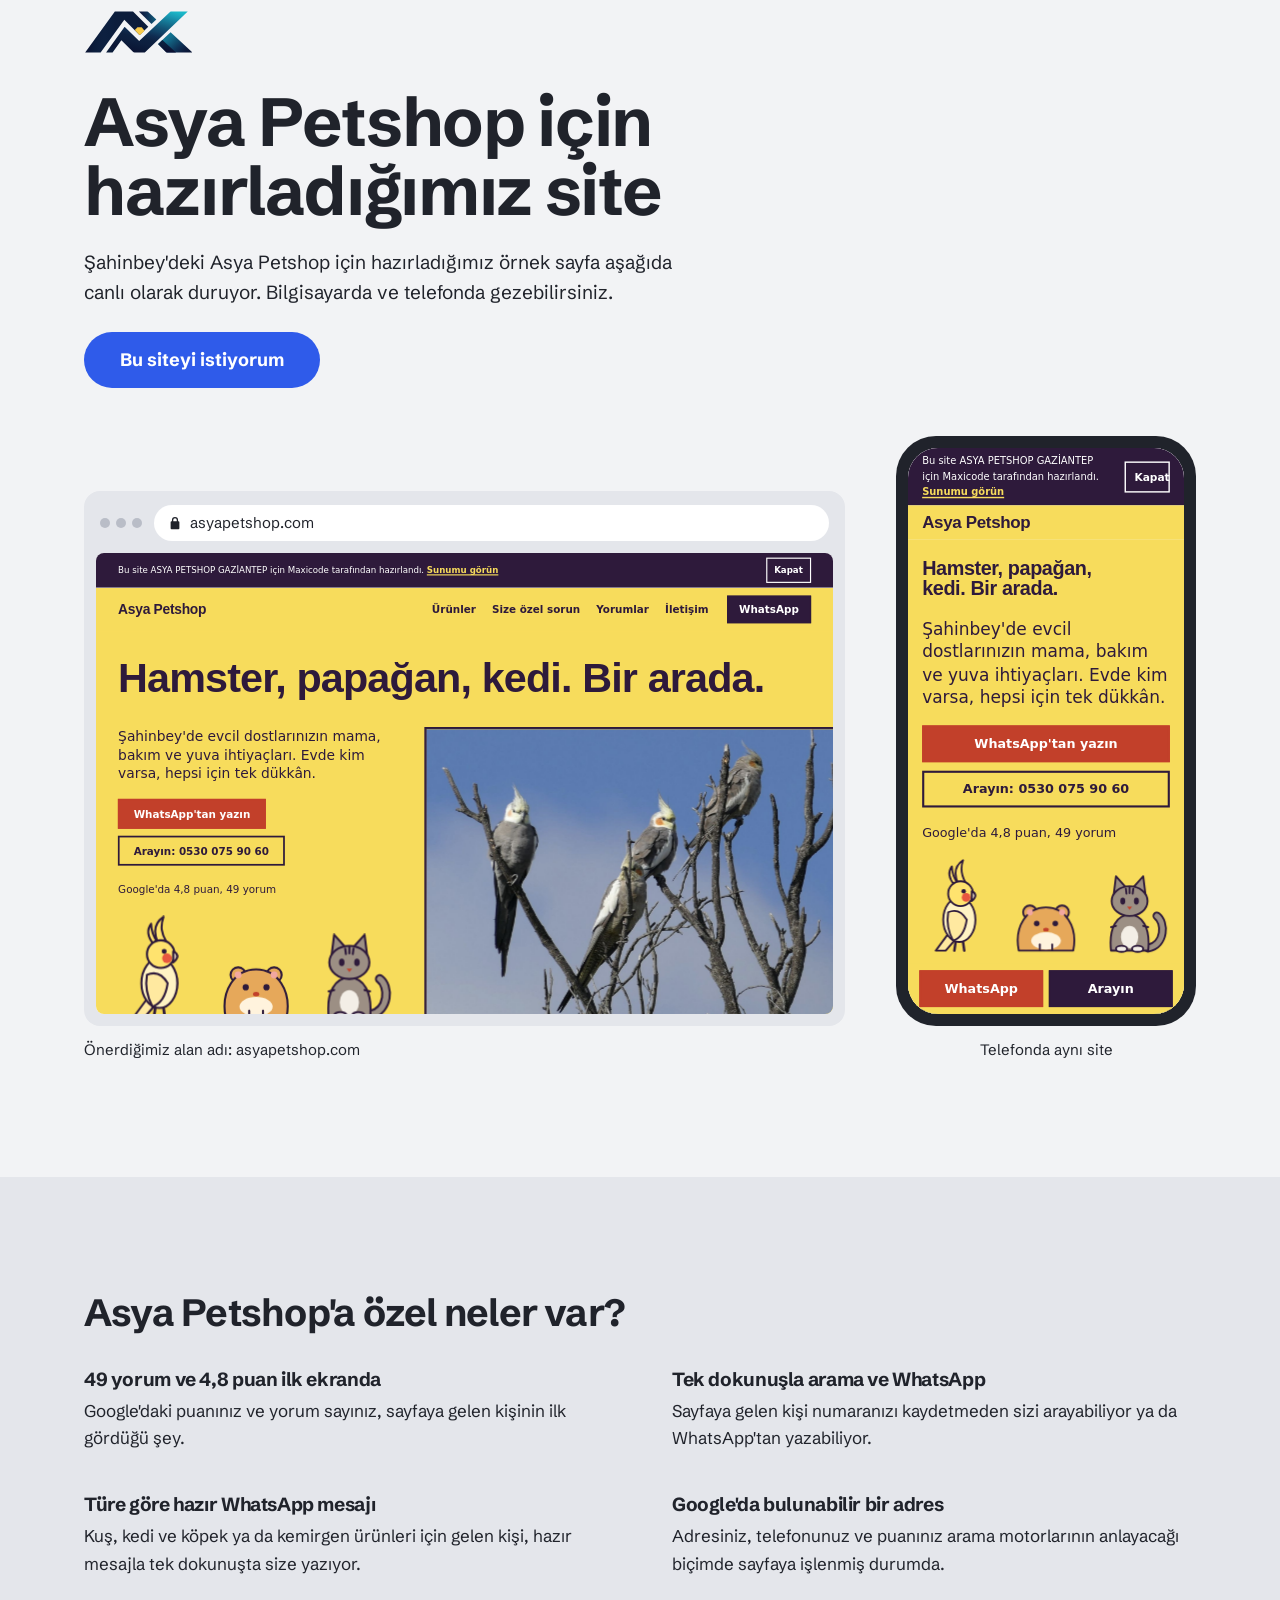
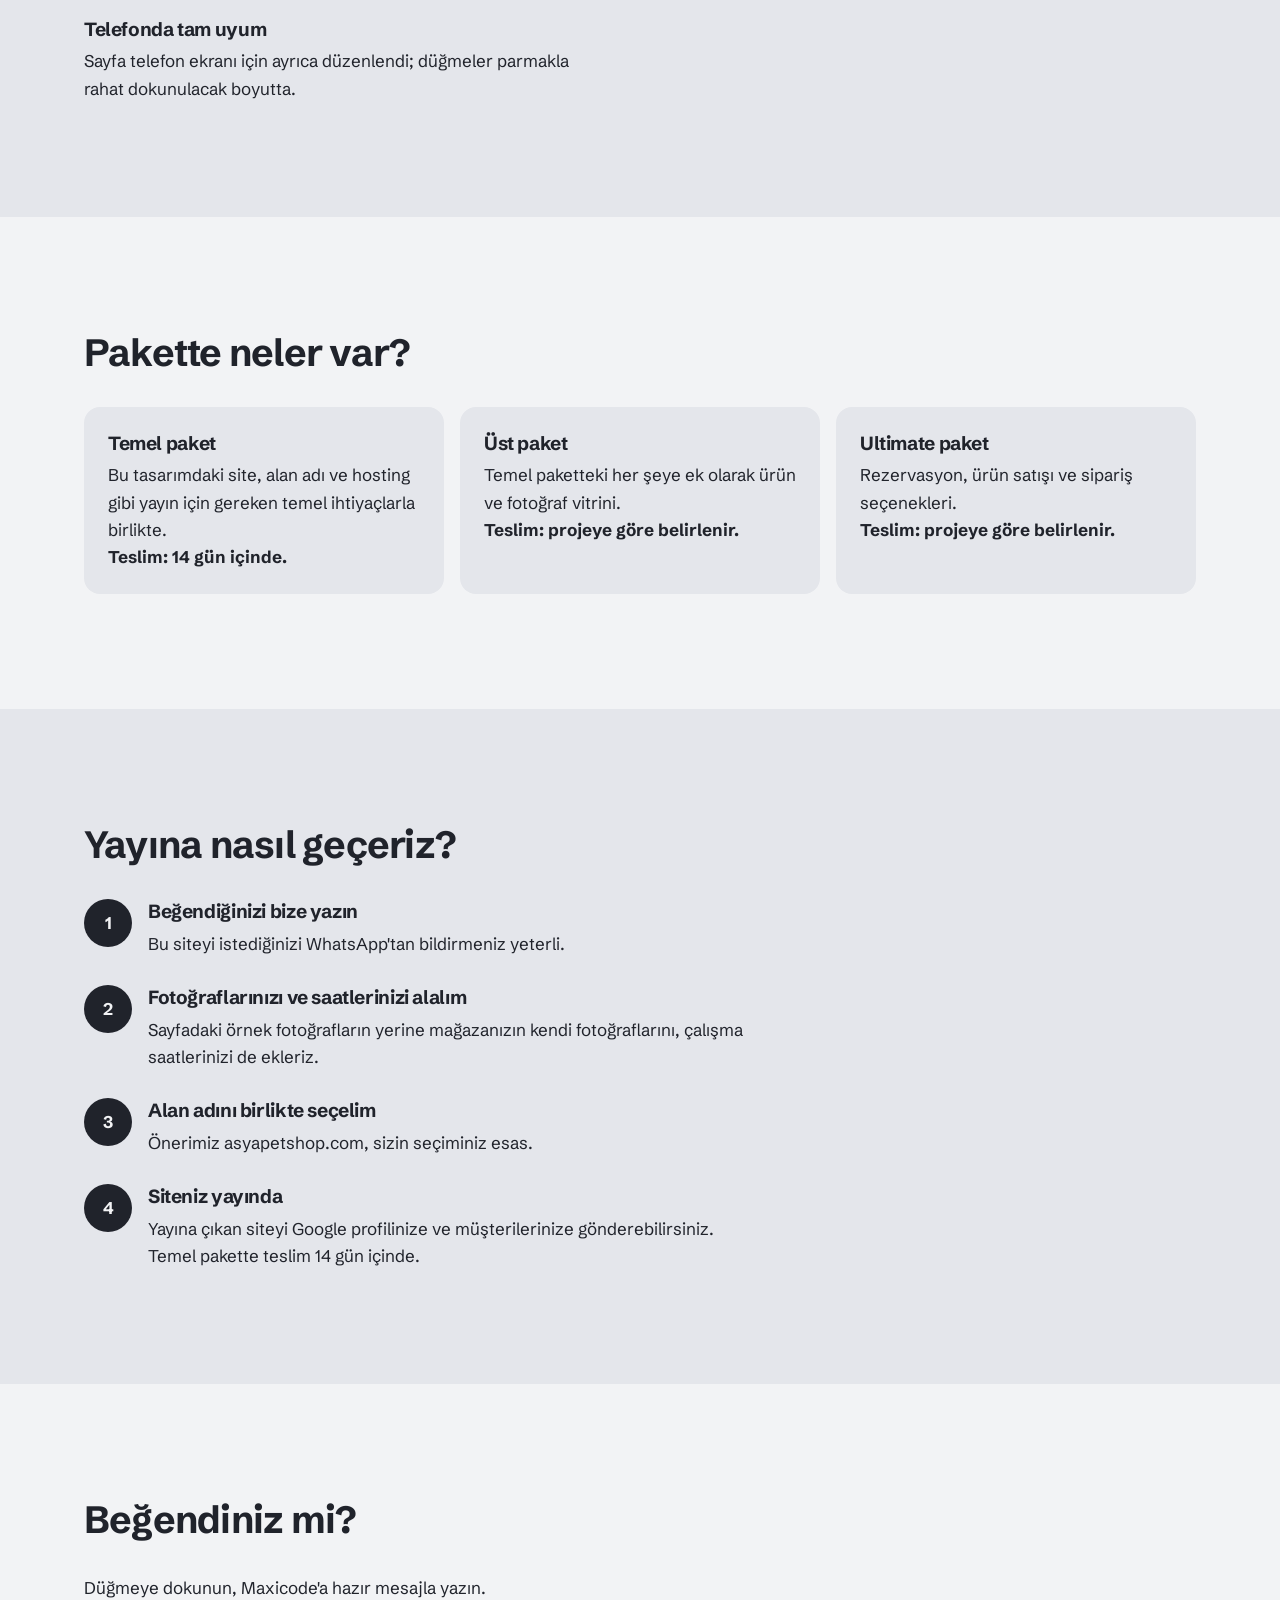
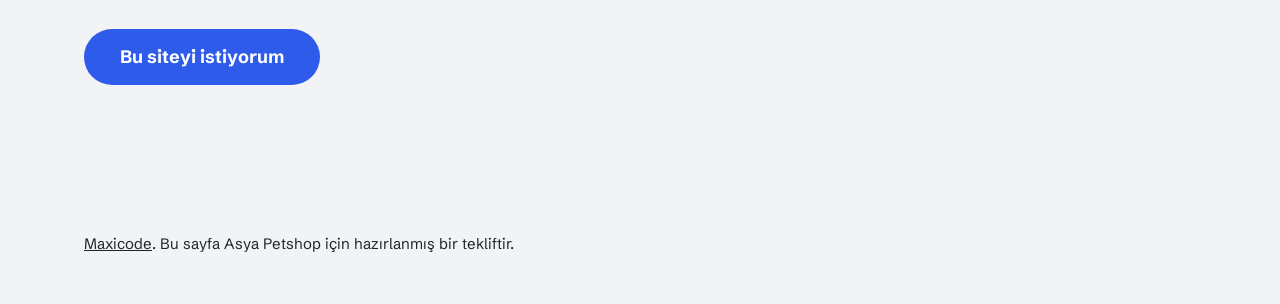
<file: asya-petshop-gaziantep/sunum/index.html>
<!doctype html>
<html lang="tr">
<head>
<meta charset="utf-8">
<meta name="viewport" content="width=device-width, initial-scale=1">
<title>Asya Petshop için hazırladığımız site | Maxicode</title>
<meta name="description" content="Maxicode'un Asya Petshop için hazırladığı örnek web sitesi ve yayına geçiş adımları.">
<meta name="robots" content="noindex,nofollow">
<link rel="icon" href="data:image/svg+xml,%3Csvg xmlns='http://www.w3.org/2000/svg' viewBox='0 0 64 64'%3E%3Crect width='64' height='64' rx='14' fill='%2320232B'/%3E%3Cpath d='M16 46V18h6l10 16 10-16h6v28h-6V29L32 44 22 29v17z' fill='%23F2F3F5'/%3E%3C/svg%3E">
<link rel="preconnect" href="https://fonts.googleapis.com">
<link rel="preconnect" href="https://fonts.gstatic.com" crossorigin>
<link rel="stylesheet" href="https://fonts.googleapis.com/css2?family=Schibsted+Grotesk:wght@400;700&display=swap">
<style>
:root{--bg:#F2F3F5;--ink:#20232B;--mid:#E4E6EB;--blue:#2F5BEA;--muted:#20232B;--gut:clamp(16px,5vw,72px)}
*{box-sizing:border-box;margin:0}
html{scroll-behavior:smooth}
body{background:var(--bg);color:var(--ink);font:400 1.0625rem/1.6 'Schibsted Grotesk',system-ui,sans-serif;overflow-x:hidden}
img,svg,iframe{display:block}
img,svg{max-width:100%}
a{color:inherit}
:focus-visible{outline:3px solid var(--ink);outline-offset:3px}
.wrap{max-width:1240px;margin-inline:auto;padding-inline:var(--gut)}
h1,h2,h3{font-weight:700;letter-spacing:-.02em;text-wrap:balance}
h1{font-size:clamp(2.25rem,5.4vw,4.25rem);line-height:1.02;margin-bottom:20px}
h2{font-size:clamp(1.625rem,3vw,2.375rem);line-height:1.12;margin-bottom:32px}
h3{font-size:1.1875rem;line-height:1.3;margin-bottom:6px}
p{max-width:60ch}
.top{display:flex;align-items:center;min-height:64px}
.mark{font-weight:700;font-size:1.25rem;letter-spacing:-.02em;text-decoration:none}
.sec{padding-block:clamp(56px,9vw,120px)}
.open{padding-top:24px}
.open p.lead{font-size:1.1875rem;color:var(--muted);margin-bottom:0;max-width:52ch}
.stage{display:grid;grid-template-columns:minmax(0,1fr) 300px;gap:clamp(24px,4vw,64px);align-items:end;margin-top:48px}
.frame{background:var(--mid);border-radius:16px;padding:12px}
.bar{display:flex;align-items:center;gap:12px;padding:2px 4px 12px}
.dots{display:flex;gap:6px}
.dots i{width:10px;height:10px;border-radius:50%;background:#B9BDC7}
.addr{flex:1;display:flex;align-items:center;gap:8px;background:#fff;border-radius:999px;padding:6px 14px;font-size:.9375rem;min-height:32px}
.addr svg{width:14px;height:14px;flex:none}
.view{overflow:hidden;border-radius:8px;background:#fff;position:relative}
.view iframe{max-width:none;border:0;width:1280px;height:800px;transform-origin:0 0;background:#fff}
.phone{background:var(--ink);border-radius:40px;padding:12px;width:300px}
.phone .view{border-radius:30px}
.phone iframe{width:390px;height:800px}
.cap{font-size:.9375rem;color:var(--muted);margin-top:12px}

.ben{display:grid;grid-template-columns:repeat(2,minmax(0,1fr));gap:40px clamp(24px,5vw,80px)}
.ben li{list-style:none}
.ben p{color:var(--muted)}
.soft{background:var(--mid)}
.pack{display:grid;grid-template-columns:repeat(3,minmax(0,1fr));gap:16px}
.pack div{background:var(--mid);border-radius:16px;padding:24px}
.pack p{color:var(--muted)}
.steps{counter-reset:s;display:grid;gap:28px;max-width:720px;padding:0}
.steps li{list-style:none;display:grid;grid-template-columns:48px 1fr;gap:16px;align-items:start}
.steps li::before{counter-increment:s;content:counter(s);width:48px;height:48px;border-radius:50%;background:var(--ink);color:var(--bg);display:grid;place-items:center;font-weight:700}
.steps p{color:var(--muted)}
.cta{text-align:left}
.go{display:inline-flex;align-items:center;justify-content:center;min-height:56px;padding:0 36px;border-radius:999px;background:var(--blue);color:#fff;font:700 1.125rem/1 'Schibsted Grotesk',system-ui,sans-serif;text-decoration:none}
.go:hover{filter:brightness(.92)}
.go:focus-visible{outline-color:var(--ink)}
.cta p{margin-bottom:28px;color:var(--muted)}
footer{padding-block:32px 48px;font-size:.9375rem;color:var(--muted)}
@media(max-width:900px){
  .stage{grid-template-columns:minmax(0,1fr);align-items:start}
  .phone{justify-self:center;max-width:100%}
  .ben,.pack{grid-template-columns:minmax(0,1fr)}
}
@media(prefers-reduced-motion:reduce){html{scroll-behavior:auto}*{transition:none!important;animation:none!important}}
</style>
</head>
<body>
<header class="wrap top"><a class="mark" href="https://maxicode.com.tr" target="_blank" rel="noopener noreferrer"><img src="maxicode-logo.svg" alt="Maxicode" width="110" height="44" style="display:block;height:44px;width:auto"></a></header>

<main id="top">
<section class="wrap sec open" aria-labelledby="h1">
  <h1 id="h1">Asya Petshop için hazırladığımız site</h1>
  <p class="lead">Şahinbey'deki Asya Petshop için hazırladığımız örnek sayfa aşağıda canlı olarak duruyor. Bilgisayarda ve telefonda gezebilirsiniz.</p>
  <p style="margin-top:24px"><a class="go" href="https://wa.me/905343522058?text=Merhaba%20Maxicode%2C%20Asya%20Petshop%20i%C3%A7in%20haz%C4%B1rlad%C4%B1%C4%9F%C4%B1n%C4%B1z%20siteyi%20inceledim.%20Bu%20siteyi%20istiyorum%2C%20detaylar%C4%B1%20konu%C5%9Fal%C4%B1m." target="_blank" rel="noopener noreferrer">Bu siteyi istiyorum</a></p>

  <div class="stage">
    <div>
      <div class="frame">
        <div class="bar"><div class="dots" aria-hidden="true"><i></i><i></i><i></i></div>
          <div class="addr"><svg viewBox="0 0 16 16" aria-hidden="true"><path fill="currentColor" d="M8 1a3.5 3.5 0 0 0-3.5 3.5V6H4a1 1 0 0 0-1 1v7a1 1 0 0 0 1 1h8a1 1 0 0 0 1-1V7a1 1 0 0 0-1-1h-.5V4.5A3.5 3.5 0 0 0 8 1zm-2 3.5a2 2 0 1 1 4 0V6H6z"/></svg>asyapetshop.com</div></div>
        <div class="view" data-base="1280" data-h="800"><iframe src="../site/index.html" title="Asya Petshop sitesi, bilgisayar görünümü" loading="lazy"></iframe></div>
      </div>
      <p class="cap">Önerdiğimiz alan adı: asyapetshop.com</p>
    </div>
    <div>
      <div class="phone"><div class="view" data-base="390" data-h="800"><iframe src="../site/index.html" title="Asya Petshop sitesi, telefon görünümü" loading="lazy"></iframe></div></div>
      <p class="cap" style="text-align:center">Telefonda aynı site</p>
    </div>
  </div>
</section>

<section class="soft sec" aria-labelledby="h-fayda">
  <div class="wrap">
    <h2 id="h-fayda">Asya Petshop'a özel neler var?</h2>
    <ul class="ben" style="padding:0">
      <li><h3>49 yorum ve 4,8 puan ilk ekranda</h3><p>Google'daki puanınız ve yorum sayınız, sayfaya gelen kişinin ilk gördüğü şey.</p></li>
      <li><h3>Tek dokunuşla arama ve WhatsApp</h3><p>Sayfaya gelen kişi numaranızı kaydetmeden sizi arayabiliyor ya da WhatsApp'tan yazabiliyor.</p></li>
      <li><h3>Türe göre hazır WhatsApp mesajı</h3><p>Kuş, kedi ve köpek ya da kemirgen ürünleri için gelen kişi, hazır mesajla tek dokunuşta size yazıyor.</p></li>
      <li><h3>Google'da bulunabilir bir adres</h3><p>Adresiniz, telefonunuz ve puanınız arama motorlarının anlayacağı biçimde sayfaya işlenmiş durumda.</p></li>
      <li><h3>Telefonda tam uyum</h3><p>Sayfa telefon ekranı için ayrıca düzenlendi; düğmeler parmakla rahat dokunulacak boyutta.</p></li>
    </ul>
  </div>
</section>

<section class="wrap sec" aria-labelledby="h-paket">
  <h2 id="h-paket">Pakette neler var?</h2>
  <div class="pack">
    <div><h3>Temel paket</h3><p>Bu tasarımdaki site, alan adı ve hosting gibi yayın için gereken temel ihtiyaçlarla birlikte.</p><p><strong>Teslim: 14 gün içinde.</strong></p></div>
    <div><h3>Üst paket</h3><p>Temel paketteki her şeye ek olarak ürün ve fotoğraf vitrini.</p><p><strong>Teslim: projeye göre belirlenir.</strong></p></div>
    <div><h3>Ultimate paket</h3><p>Rezervasyon, ürün satışı ve sipariş seçenekleri.</p><p><strong>Teslim: projeye göre belirlenir.</strong></p></div>
  </div>
</section>

<section class="soft sec" aria-labelledby="h-adim">
  <div class="wrap">
    <h2 id="h-adim">Yayına nasıl geçeriz?</h2>
    <ol class="steps">
      <li><div><h3>Beğendiğinizi bize yazın</h3><p>Bu siteyi istediğinizi WhatsApp'tan bildirmeniz yeterli.</p></div></li>
      <li><div><h3>Fotoğraflarınızı ve saatlerinizi alalım</h3><p>Sayfadaki örnek fotoğrafların yerine mağazanızın kendi fotoğraflarını, çalışma saatlerinizi de ekleriz.</p></div></li>
      <li><div><h3>Alan adını birlikte seçelim</h3><p>Önerimiz asyapetshop.com, sizin seçiminiz esas.</p></div></li>
      <li><div><h3>Siteniz yayında</h3><p>Yayına çıkan siteyi Google profilinize ve müşterilerinize gönderebilirsiniz. Temel pakette teslim 14 gün içinde.</p></div></li>
    </ol>
  </div>
</section>

<section class="wrap sec cta" aria-labelledby="h-istek">
  <h2 id="h-istek">Beğendiniz mi?</h2>
  <p>Düğmeye dokunun, Maxicode'a hazır mesajla yazın.</p>
  <a class="go" href="https://wa.me/905343522058?text=Merhaba%20Maxicode%2C%20Asya%20Petshop%20i%C3%A7in%20haz%C4%B1rlad%C4%B1%C4%9F%C4%B1n%C4%B1z%20siteyi%20inceledim.%20Bu%20siteyi%20istiyorum%2C%20detaylar%C4%B1%20konu%C5%9Fal%C4%B1m." target="_blank" rel="noopener noreferrer">Bu siteyi istiyorum</a>
</section>
</main>

<footer class="wrap"><a href="https://maxicode.com.tr" target="_blank" rel="noopener noreferrer">Maxicode</a>. Bu sayfa Asya Petshop için hazırlanmış bir tekliftir.</footer>

<script>
(function(){
  function fit(){
    [].forEach.call(document.querySelectorAll('.view'),function(v){
      var b=+v.dataset.base,h=+v.dataset.h,s=v.clientWidth/b;
      v.firstElementChild.style.transform='scale('+s+')';
      v.style.height=(h*s)+'px';
    });
  }
  fit();
  window.addEventListener('resize',fit);
  window.addEventListener('load',fit);
})();
</script>
</body>
</html>
</file>
<file: asya-petshop-gaziantep/site/style.css>
/* Asya Petshop: tünek kimliği. Bütün renkler ve ölçüler token'dan. */
:root {
  --ground: #F5F5F2;
  --yellow: #F7DC5C;
  --ink: #2E1A3B;
  --act: #C2402A;
  --act-press: #A3321F;
  --wood: #A7744A;
  --on-dark: #FFFFFF;
  --tone: #EAEAE6;

  --f-display: "Archivo", "Arial Black", sans-serif;
  --f-text: "Schibsted Grotesk", system-ui, sans-serif;

  --m: clamp(20px, 3vw, 40px);
  --max: 1360px;
  /* Üst çubuk ve şerit içerikle aynı kenara hizalanır */
  --edge: max(var(--m), calc((100vw - var(--max)) / 2 + var(--m)));
  --gap-section: clamp(96px, 11vw, 168px);

  --t-hero: clamp(28px, 5.6vw, 84px);
  --t-h2: clamp(28px, 3.9vw, 56px);
  --t-h3: 24px;
  --t-statement: clamp(22px, 2.2vw, 32px);
  --t-body: 18px;
  --t-small: 15px;

  --ease: cubic-bezier(.2, .8, .2, 1);
}

*, *::before, *::after { box-sizing: border-box; }
[hidden] { display: none !important; }
html { -webkit-text-size-adjust: 100%; scroll-behavior: smooth; scroll-padding-top: 88px; }
body {
  margin: 0;
  background: var(--ground);
  color: var(--ink);
  font: 400 var(--t-body)/1.55 var(--f-text);
  overflow-x: hidden;
}
img { display: block; max-width: 100%; height: auto; }
a { color: inherit; text-underline-offset: .18em; text-decoration-thickness: 2px; }
:focus-visible { outline: 3px solid var(--act); outline-offset: 3px; }
.defs { position: absolute; width: 0; height: 0; overflow: hidden; }
h1, h2, h3 {
  font-family: var(--f-display);
  font-weight: 800;
  font-stretch: 125%;
  letter-spacing: -.02em;
  line-height: .98;
  margin: 0;
  text-wrap: balance;
}
h2 { font-size: var(--t-h2); }
h3 { font-size: var(--t-h3); line-height: 1.05; }
p { margin: 0; }
.wrap { max-width: var(--max); margin: 0 auto; padding-inline: var(--m); }
.sub { margin-top: 20px; max-width: 46ch; }

/* Düğmeler: köşesiz, düz dolgu */
.btn {
  display: inline-flex; align-items: center; justify-content: center;
  min-height: 52px; padding: 12px 24px;
  font: 600 var(--t-body)/1.2 var(--f-text);
  text-decoration: none;
  border: 3px solid var(--ink);
  transition: transform .18s var(--ease), background-color .18s, color .18s;
}
.btn:hover { transform: translateY(-2px); }
.btn:active { transform: translateY(1px); }
.btn-act { background: var(--act); border-color: var(--act); color: #fff; }
.btn-act:hover { background: var(--act-press); border-color: var(--act-press); }
.btn-ink { background: var(--ink); color: var(--on-dark); }
.btn-ink:hover { background: #46304f; }
.btn-line { background: transparent; color: var(--ink); }
.btn-line:hover { background: var(--ink); color: var(--on-dark); }
.btn-yellow { background: var(--yellow); border-color: var(--yellow); color: var(--ink); }
.btn-yellow:hover { background: var(--on-dark); border-color: var(--on-dark); }
.btn-sm { min-height: 48px; padding: 8px 18px; }
.actions { display: flex; flex-wrap: wrap; gap: 12px; }

/* Önizleme şeridi */
.strip {
  display: flex; align-items: center; justify-content: space-between; gap: 16px;
  padding: 8px var(--edge);
  background: var(--ink); color: var(--on-dark);
  font-size: var(--t-small);
}
.strip a { color: var(--yellow); font-weight: 600; }
.strip p { max-width: 75ch; }
.strip-close {
  min-height: 44px; min-width: 64px; padding: 6px 12px;
  background: transparent; color: var(--on-dark);
  border: 2px solid var(--on-dark); font: 600 var(--t-small) var(--f-text); cursor: pointer;
}
.strip-close:hover { background: var(--on-dark); color: var(--ink); }

/* Üst çubuk */
.bar {
  position: sticky; top: 0; z-index: 20;
  display: flex; align-items: center; gap: 32px;
  padding: 12px var(--edge);
  background: var(--yellow);
}
.wordmark {
  font: 800 var(--t-h3)/1 var(--f-display); font-stretch: 125%; letter-spacing: -.02em;
  text-decoration: none; margin-right: auto;
}
.bar nav { display: flex; gap: 28px; }
.bar nav a { font-weight: 600; text-decoration: none; padding: 12px 0; }
.bar nav a:hover { text-decoration: underline; }

/* Hero: sarı alan, alt kenarda tünek */
.hero { background: var(--yellow); padding-top: clamp(28px, 3.5vw, 56px); position: relative; }
.hero h1 { font-size: var(--t-hero); max-width: 100%; }
.nb { white-space: nowrap; }
.hero-grid {
  display: grid; grid-template-columns: 5fr 7fr; gap: clamp(24px, 4vw, 64px);
  align-items: stretch; margin-top: clamp(28px, 4vw, 56px);
}
.hero-copy { display: flex; flex-direction: column; gap: 28px; }
.lede { font-size: var(--t-h3); line-height: 1.35; max-width: 30ch; }
.perchers { width: min(100%, 540px); height: auto; overflow: visible; margin-top: auto; margin-bottom: -3px; display: block; }
.frame { margin: 0; border: 4px solid var(--ink); background: var(--ink); position: relative; }
.frame img { width: 100%; height: 100%; object-fit: cover; }
.hero-photo { aspect-ratio: 7 / 5; margin-bottom: -12px; z-index: 1; overflow: hidden; }
.perch {
  height: 22px; background: var(--wood);
  border-block: 3px solid var(--ink);
  position: relative; z-index: 2;
}

/* Yorum alıntısı */
.quote { padding-block: var(--gap-section); }
.quote-grid { display: grid; grid-template-columns: 7fr 5fr; gap: clamp(32px, 5vw, 80px); align-items: center; }
.quote h2 { margin-bottom: 32px; }
.quote blockquote { margin: 0; }
.quote blockquote p { font-size: var(--t-statement); line-height: 1.25; font-weight: 600; max-width: 28ch; }
.quote blockquote footer { margin-top: 16px; font-weight: 600; }
.note { margin-top: 32px; max-width: 48ch; }
.quote .frame { aspect-ratio: 4 / 5; }
.quote .frame, .map { margin-inline: 16px; }
.quote .frame::after, .map::after {
  content: ""; position: absolute; left: -16px; right: -16px; bottom: -14px; height: 18px;
  background: var(--wood); border: 3px solid var(--ink); border-radius: 9px;
}

/* Raflar */
.shelves { padding-bottom: var(--gap-section); }
.shelves .sub { margin-bottom: 48px; }
.shelf {
  display: grid; grid-template-columns: 300px 1fr auto; gap: clamp(20px, 3vw, 48px);
  align-items: center;
  padding-block: 28px;
  border-bottom: 10px solid var(--wood);
}
.shelf:first-of-type { border-top: 10px solid var(--wood); }
.shelf img { width: 300px; aspect-ratio: 4 / 3; object-fit: cover; border: 4px solid var(--ink); }
.shelf-body { display: grid; grid-template-columns: minmax(180px, 1fr) 2fr; gap: 24px; align-items: baseline; }
.shelf ul { list-style: none; margin: 0; padding: 0; display: flex; flex-wrap: wrap; gap: 8px 28px; }
.ask {
  font-weight: 600; min-height: 48px; display: inline-flex; align-items: center;
  padding: 8px 0; text-decoration: underline;
}
.ask:hover { color: var(--act); }

/* Seçici */
.picker { background: var(--yellow); padding-block: var(--gap-section); }
.picker-grid { display: grid; grid-template-columns: 5fr 7fr; gap: clamp(32px, 5vw, 80px); align-items: center; }
.chips { display: flex; flex-wrap: wrap; gap: 12px; margin-top: 32px; }
.chip {
  min-height: 52px; padding: 10px 22px; display: inline-flex; align-items: center;
  border: 3px solid var(--ink); background: var(--on-dark);
  font-weight: 600; text-decoration: none; cursor: pointer;
  transition: transform .15s var(--ease), background-color .15s, color .15s;
  user-select: none;
}
.chip:hover { transform: translateY(-2px); }
.chip[aria-pressed="true"] { background: var(--ink); color: var(--on-dark); }
.send { margin-top: 32px; display: grid; gap: 16px; justify-items: start; }
.msg { background: var(--on-dark); padding: 14px 18px; border-left: 8px solid var(--ink); max-width: 44ch; }
.stage { width: 100%; height: auto; overflow: visible; }
.js .stage use { opacity: .3; transition: opacity .2s; }
.js .stage use.on { opacity: 1; animation: land .5s var(--ease) both; }

/* Yorumlar: koyu alan */
.reviews { background: var(--ink); color: var(--on-dark); padding-block: var(--gap-section); }
.reviews h2 { color: var(--yellow); }
.review-grid { display: grid; grid-template-columns: 7fr 5fr; gap: clamp(32px, 5vw, 80px); margin-top: 56px; align-items: start; }
.reviews blockquote { margin: 0; }
.reviews blockquote footer { margin-top: 12px; font-weight: 600; color: var(--yellow); }
.reviews .big p { font-size: var(--t-h3); line-height: 1.4; max-width: 40ch; }
.review-side { display: grid; gap: 40px; justify-items: start; }
.review-side p { line-height: 1.5; }

/* SSS */
.faq { padding-block: var(--gap-section); }
.faq-grid { display: grid; grid-template-columns: 5fr 7fr; gap: clamp(32px, 5vw, 80px); align-items: start; }
.faq-bird { width: 140px; margin-top: 40px; overflow: visible; }
.faq-list { display: grid; gap: 12px; }
.faq details { background: var(--tone); }
.faq summary {
  cursor: pointer; list-style: none; padding: 20px 24px; min-height: 48px;
  font: 800 var(--t-h3)/1.2 var(--f-display); font-stretch: 112%;
  display: flex; justify-content: space-between; gap: 16px;
}
.faq summary::-webkit-details-marker { display: none; }
.faq summary::after { content: "+"; font-family: var(--f-text); font-weight: 600; transition: transform .2s; }
.faq details[open] summary::after { transform: rotate(45deg); }
.faq details p { padding: 0 24px 22px; max-width: 60ch; }

/* İletişim */
.contact { background: var(--tone); padding-block: var(--gap-section); }
.contact-grid { display: grid; grid-template-columns: 5fr 7fr; gap: clamp(32px, 5vw, 80px); align-items: center; }
.contact address { font-style: normal; font-size: var(--t-statement); line-height: 1.3; margin: 28px 0 16px; }
.contact .actions { margin-top: 28px; }
.map { aspect-ratio: 16 / 10; background: var(--tone); }
.map iframe { width: 100%; height: 100%; border: 0; display: block; }

/* Kapanış */
.end { background: var(--yellow); padding-block: 72px 48px; }
.end-name {
  font: 800 clamp(40px, 9.6vw, 150px)/.9 var(--f-display); font-stretch: 125%; letter-spacing: -.03em;
  margin-bottom: 32px; white-space: nowrap;
}
.end p + p { margin-top: 12px; }
.credits { font-size: var(--t-small); max-width: 72ch; }

.dock { display: none; }

/* Hareket */
.js .rise { opacity: 0; transform: translateY(24px); transition: opacity .6s var(--ease), transform .6s var(--ease); }
.js .rise.in { opacity: 1; transform: none; }
.js .perchers .land { animation: land .55s var(--ease) both; }
.js .perchers .land:nth-child(2) { animation-delay: .25s; }
.js .perchers .land:nth-child(3) { animation-delay: .45s; }
.hero-photo img { animation: drift 18s ease-in-out infinite alternate; }
@keyframes land {
  0% { transform: translateY(-40px); opacity: 0; }
  70% { transform: translateY(4px); opacity: 1; }
  100% { transform: none; opacity: 1; }
}
@keyframes drift { from { transform: scale(1); } to { transform: scale(1.06); } }

@media (prefers-reduced-motion: reduce) {
  html { scroll-behavior: auto; }
  *, *::before, *::after { animation: none !important; transition: none !important; }
  .js .rise { opacity: 1; transform: none; }
}

/* Tablet */
@media (max-width: 1020px) {
  .bar nav { display: none; }
  .hero-grid, .quote-grid, .picker-grid, .review-grid, .faq-grid, .contact-grid { grid-template-columns: 1fr; }
  .hero-grid { align-items: stretch; }
  .hero-copy { gap: 22px; }
  .lede { max-width: 32ch; }
  .shelf { grid-template-columns: 180px 1fr; }
  .shelf img { width: 180px; }
  .shelf .ask { grid-column: 2; }
  .shelf-body { grid-template-columns: 1fr; gap: 12px; }
  .faq-bird { display: none; }
}

/* Telefon */
@media (max-width: 640px) {
  body { padding-bottom: 80px; }
  .bar .btn { display: none; }
  .strip { font-size: 14px; }
  .actions .btn { flex: 1 1 100%; }
  .shelf { grid-template-columns: 1fr; gap: 14px; }
  .shelf img { width: 100%; }
  .shelf .ask { grid-column: auto; }
  .quote .frame { aspect-ratio: 4 / 3; }
  .dock {
    transition: transform .25s var(--ease);
    display: grid; grid-template-columns: 1fr 1fr; gap: 8px;
    position: fixed; left: 0; right: 0; bottom: 0; z-index: 30;
    padding: 10px 16px; background: var(--yellow);
  }
}

/* İletişim bölümü ve kapanış görünürken alt çubuk çekilir; başlığın üstüne binmez */
.dock.away { transform: translateY(110%); }
</file>
